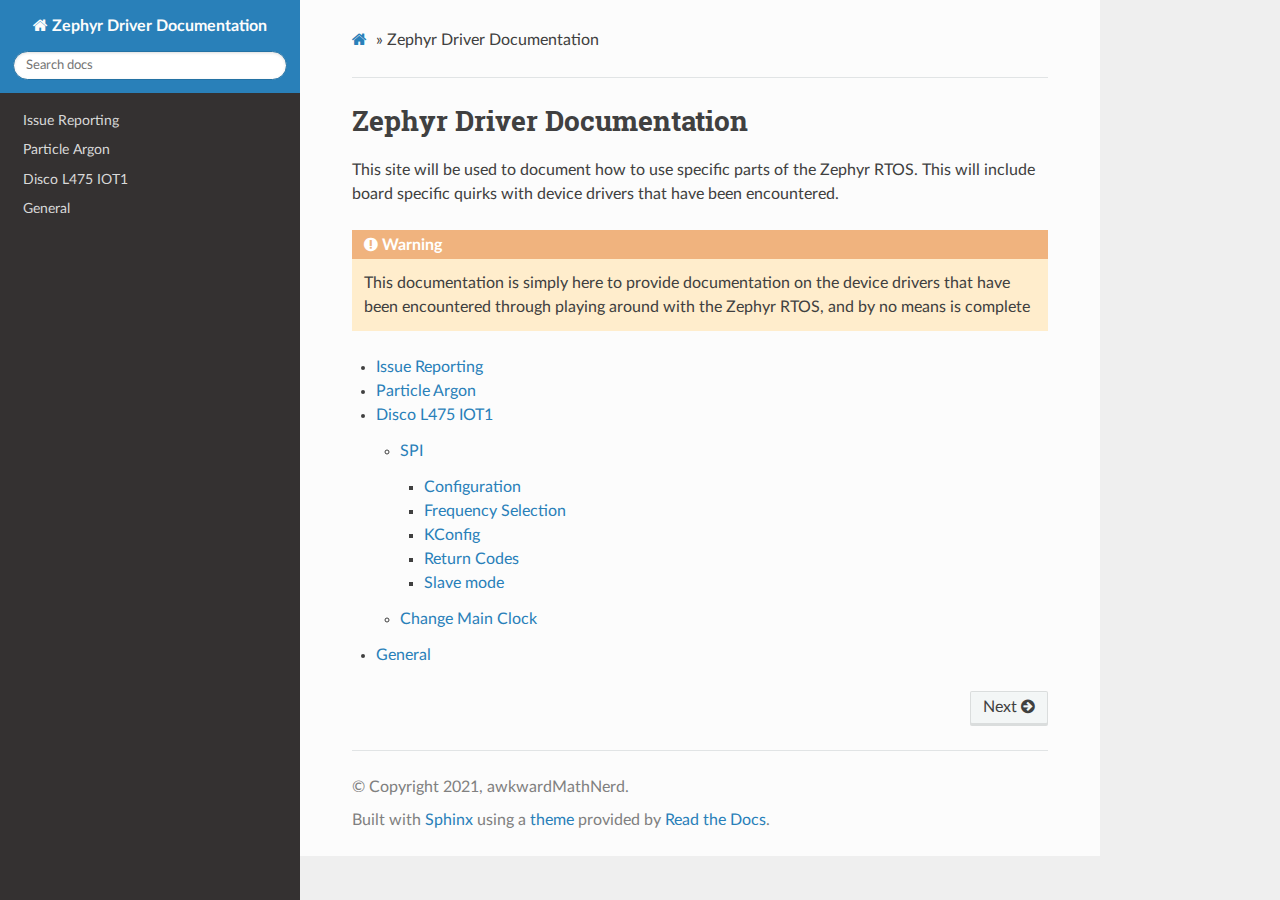
<file: index.html>
<!DOCTYPE html>
<html class="writer-html5" lang="en" >
<head>
  <meta charset="utf-8" />
  
  <meta name="viewport" content="width=device-width, initial-scale=1.0" />
  
  <title>Zephyr Driver Documentation &mdash; Zephyr Driver Documentation 0.0.1 documentation</title>
  

  
  <link rel="stylesheet" href="_static/css/theme.css" type="text/css" />
  <link rel="stylesheet" href="_static/pygments.css" type="text/css" />
  <link rel="stylesheet" href="_static/css/blue_highlight.css" type="text/css" />

  
  

  
  

  

  
  <!--[if lt IE 9]>
    <script src="_static/js/html5shiv.min.js"></script>
  <![endif]-->
  
    
      <script type="text/javascript" id="documentation_options" data-url_root="./" src="_static/documentation_options.js"></script>
        <script src="_static/jquery.js"></script>
        <script src="_static/underscore.js"></script>
        <script src="_static/doctools.js"></script>
    
    <script type="text/javascript" src="_static/js/theme.js"></script>

    
    <link rel="index" title="Index" href="genindex.html" />
    <link rel="search" title="Search" href="search.html" />
    <link rel="next" title="Issue Reporting" href="issues.html" /> 
</head>

<body class="wy-body-for-nav">

   
  <div class="wy-grid-for-nav">
    
    <nav data-toggle="wy-nav-shift" class="wy-nav-side">
      <div class="wy-side-scroll">
        <div class="wy-side-nav-search" >
          

          
            <a href="#" class="icon icon-home"> Zephyr Driver Documentation
          

          
          </a>

          
            
            
          

          
<div role="search">
  <form id="rtd-search-form" class="wy-form" action="search.html" method="get">
    <input type="text" name="q" placeholder="Search docs" />
    <input type="hidden" name="check_keywords" value="yes" />
    <input type="hidden" name="area" value="default" />
  </form>
</div>

          
        </div>

        
        <div class="wy-menu wy-menu-vertical" data-spy="affix" role="navigation" aria-label="main navigation">
          
            
            
              
            
            
              <ul>
<li class="toctree-l1"><a class="reference internal" href="issues.html">Issue Reporting</a></li>
<li class="toctree-l1"><a class="reference internal" href="particle_argon/index.html">Particle Argon</a></li>
<li class="toctree-l1"><a class="reference internal" href="disco_l475_iot1/index.html">Disco L475 IOT1</a></li>
<li class="toctree-l1"><a class="reference internal" href="general/index.html">General</a></li>
</ul>

            
          
        </div>
        
      </div>
    </nav>

    <section data-toggle="wy-nav-shift" class="wy-nav-content-wrap">

      
      <nav class="wy-nav-top" aria-label="top navigation">
        
          <i data-toggle="wy-nav-top" class="fa fa-bars"></i>
          <a href="#">Zephyr Driver Documentation</a>
        
      </nav>


      <div class="wy-nav-content">
        
        <div class="rst-content">
        
          

















<div role="navigation" aria-label="breadcrumbs navigation">

  <ul class="wy-breadcrumbs">
    
      <li><a href="#" class="icon icon-home"></a> &raquo;</li>
        
      <li>Zephyr Driver Documentation</li>
    
    
      <li class="wy-breadcrumbs-aside">
        
          
        
      </li>
    
  </ul>

  
  <hr/>
</div>
          <div role="main" class="document" itemscope="itemscope" itemtype="http://schema.org/Article">
           <div itemprop="articleBody">
            
  <div class="section" id="zephyr-driver-documentation">
<h1>Zephyr Driver Documentation<a class="headerlink" href="#zephyr-driver-documentation" title="Permalink to this headline">¶</a></h1>
<p>This site will be used to document how to use specific parts of the Zephyr RTOS. This will include board specific quirks with device drivers that have been encountered.</p>
<div class="admonition warning">
<p class="admonition-title">Warning</p>
<p>This documentation is simply here to provide documentation
on the device drivers that have been encountered through playing around
with the Zephyr RTOS, and by no means is complete</p>
</div>
<div class="toctree-wrapper compound">
<ul>
<li class="toctree-l1"><a class="reference internal" href="issues.html">Issue Reporting</a></li>
<li class="toctree-l1"><a class="reference internal" href="particle_argon/index.html">Particle Argon</a></li>
<li class="toctree-l1"><a class="reference internal" href="disco_l475_iot1/index.html">Disco L475 IOT1</a><ul>
<li class="toctree-l2"><a class="reference internal" href="disco_l475_iot1/spi/index.html">SPI</a><ul>
<li class="toctree-l3"><a class="reference internal" href="disco_l475_iot1/spi/configuration.html">Configuration</a></li>
<li class="toctree-l3"><a class="reference internal" href="disco_l475_iot1/spi/frequency_selection.html">Frequency Selection</a></li>
<li class="toctree-l3"><a class="reference internal" href="disco_l475_iot1/spi/kconfig.html">KConfig</a></li>
<li class="toctree-l3"><a class="reference internal" href="disco_l475_iot1/spi/return_codes.html">Return Codes</a></li>
<li class="toctree-l3"><a class="reference internal" href="disco_l475_iot1/spi/slave_mode.html">Slave mode</a></li>
</ul>
</li>
<li class="toctree-l2"><a class="reference internal" href="disco_l475_iot1/change_main_clock.html">Change Main Clock</a></li>
</ul>
</li>
<li class="toctree-l1"><a class="reference internal" href="general/index.html">General</a></li>
</ul>
</div>
</div>


           </div>
           
          </div>
          <footer>
    <div class="rst-footer-buttons" role="navigation" aria-label="footer navigation">
        <a href="issues.html" class="btn btn-neutral float-right" title="Issue Reporting" accesskey="n" rel="next">Next <span class="fa fa-arrow-circle-right" aria-hidden="true"></span></a>
    </div>

  <hr/>

  <div role="contentinfo">
    <p>
        &#169; Copyright 2021, awkwardMathNerd.

    </p>
  </div>
    
    
    
    Built with <a href="https://www.sphinx-doc.org/">Sphinx</a> using a
    
    <a href="https://github.com/readthedocs/sphinx_rtd_theme">theme</a>
    
    provided by <a href="https://readthedocs.org">Read the Docs</a>. 

</footer>
        </div>
      </div>

    </section>

  </div>
  

  <script type="text/javascript">
      jQuery(function () {
          SphinxRtdTheme.Navigation.enable(true);
      });
  </script>

  
  
    
   

</body>
</html>
</file>
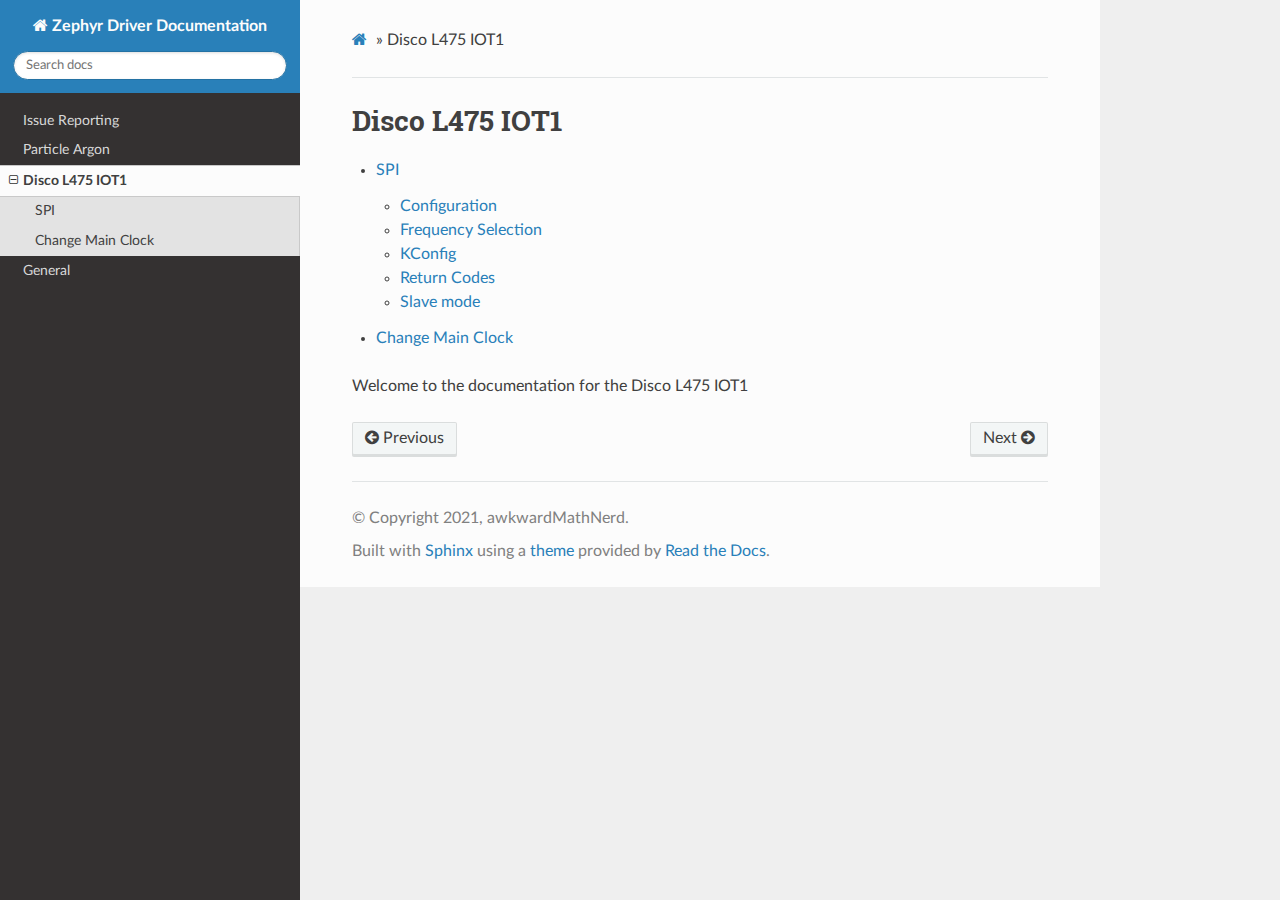
<file: disco_l475_iot1/index.html>
<!DOCTYPE html>
<html class="writer-html5" lang="en" >
<head>
  <meta charset="utf-8" />
  
  <meta name="viewport" content="width=device-width, initial-scale=1.0" />
  
  <title>Disco L475 IOT1 &mdash; Zephyr Driver Documentation 0.0.1 documentation</title>
  

  
  <link rel="stylesheet" href="../_static/css/theme.css" type="text/css" />
  <link rel="stylesheet" href="../_static/pygments.css" type="text/css" />
  <link rel="stylesheet" href="../_static/css/blue_highlight.css" type="text/css" />

  
  

  
  

  

  
  <!--[if lt IE 9]>
    <script src="../_static/js/html5shiv.min.js"></script>
  <![endif]-->
  
    
      <script type="text/javascript" id="documentation_options" data-url_root="../" src="../_static/documentation_options.js"></script>
        <script src="../_static/jquery.js"></script>
        <script src="../_static/underscore.js"></script>
        <script src="../_static/doctools.js"></script>
    
    <script type="text/javascript" src="../_static/js/theme.js"></script>

    
    <link rel="index" title="Index" href="../genindex.html" />
    <link rel="search" title="Search" href="../search.html" />
    <link rel="next" title="SPI" href="spi/index.html" />
    <link rel="prev" title="Particle Argon" href="../particle_argon/index.html" /> 
</head>

<body class="wy-body-for-nav">

   
  <div class="wy-grid-for-nav">
    
    <nav data-toggle="wy-nav-shift" class="wy-nav-side">
      <div class="wy-side-scroll">
        <div class="wy-side-nav-search" >
          

          
            <a href="../index.html" class="icon icon-home"> Zephyr Driver Documentation
          

          
          </a>

          
            
            
          

          
<div role="search">
  <form id="rtd-search-form" class="wy-form" action="../search.html" method="get">
    <input type="text" name="q" placeholder="Search docs" />
    <input type="hidden" name="check_keywords" value="yes" />
    <input type="hidden" name="area" value="default" />
  </form>
</div>

          
        </div>

        
        <div class="wy-menu wy-menu-vertical" data-spy="affix" role="navigation" aria-label="main navigation">
          
            
            
              
            
            
              <ul class="current">
<li class="toctree-l1"><a class="reference internal" href="../issues.html">Issue Reporting</a></li>
<li class="toctree-l1"><a class="reference internal" href="../particle_argon/index.html">Particle Argon</a></li>
<li class="toctree-l1 current"><a class="current reference internal" href="#">Disco L475 IOT1</a><ul>
<li class="toctree-l2"><a class="reference internal" href="spi/index.html">SPI</a></li>
<li class="toctree-l2"><a class="reference internal" href="change_main_clock.html">Change Main Clock</a></li>
</ul>
</li>
<li class="toctree-l1"><a class="reference internal" href="../general/index.html">General</a></li>
</ul>

            
          
        </div>
        
      </div>
    </nav>

    <section data-toggle="wy-nav-shift" class="wy-nav-content-wrap">

      
      <nav class="wy-nav-top" aria-label="top navigation">
        
          <i data-toggle="wy-nav-top" class="fa fa-bars"></i>
          <a href="../index.html">Zephyr Driver Documentation</a>
        
      </nav>


      <div class="wy-nav-content">
        
        <div class="rst-content">
        
          

















<div role="navigation" aria-label="breadcrumbs navigation">

  <ul class="wy-breadcrumbs">
    
      <li><a href="../index.html" class="icon icon-home"></a> &raquo;</li>
        
      <li>Disco L475 IOT1</li>
    
    
      <li class="wy-breadcrumbs-aside">
        
          
        
      </li>
    
  </ul>

  
  <hr/>
</div>
          <div role="main" class="document" itemscope="itemscope" itemtype="http://schema.org/Article">
           <div itemprop="articleBody">
            
  <div class="section" id="disco-l475-iot1">
<h1>Disco L475 IOT1<a class="headerlink" href="#disco-l475-iot1" title="Permalink to this headline">¶</a></h1>
<div class="toctree-wrapper compound">
<ul>
<li class="toctree-l1"><a class="reference internal" href="spi/index.html">SPI</a><ul>
<li class="toctree-l2"><a class="reference internal" href="spi/configuration.html">Configuration</a></li>
<li class="toctree-l2"><a class="reference internal" href="spi/frequency_selection.html">Frequency Selection</a></li>
<li class="toctree-l2"><a class="reference internal" href="spi/kconfig.html">KConfig</a></li>
<li class="toctree-l2"><a class="reference internal" href="spi/return_codes.html">Return Codes</a></li>
<li class="toctree-l2"><a class="reference internal" href="spi/slave_mode.html">Slave mode</a></li>
</ul>
</li>
<li class="toctree-l1"><a class="reference internal" href="change_main_clock.html">Change Main Clock</a></li>
</ul>
</div>
<p>Welcome to the documentation for the Disco L475 IOT1</p>
</div>


           </div>
           
          </div>
          <footer>
    <div class="rst-footer-buttons" role="navigation" aria-label="footer navigation">
        <a href="spi/index.html" class="btn btn-neutral float-right" title="SPI" accesskey="n" rel="next">Next <span class="fa fa-arrow-circle-right" aria-hidden="true"></span></a>
        <a href="../particle_argon/index.html" class="btn btn-neutral float-left" title="Particle Argon" accesskey="p" rel="prev"><span class="fa fa-arrow-circle-left" aria-hidden="true"></span> Previous</a>
    </div>

  <hr/>

  <div role="contentinfo">
    <p>
        &#169; Copyright 2021, awkwardMathNerd.

    </p>
  </div>
    
    
    
    Built with <a href="https://www.sphinx-doc.org/">Sphinx</a> using a
    
    <a href="https://github.com/readthedocs/sphinx_rtd_theme">theme</a>
    
    provided by <a href="https://readthedocs.org">Read the Docs</a>. 

</footer>
        </div>
      </div>

    </section>

  </div>
  

  <script type="text/javascript">
      jQuery(function () {
          SphinxRtdTheme.Navigation.enable(true);
      });
  </script>

  
  
    
   

</body>
</html>
</file>
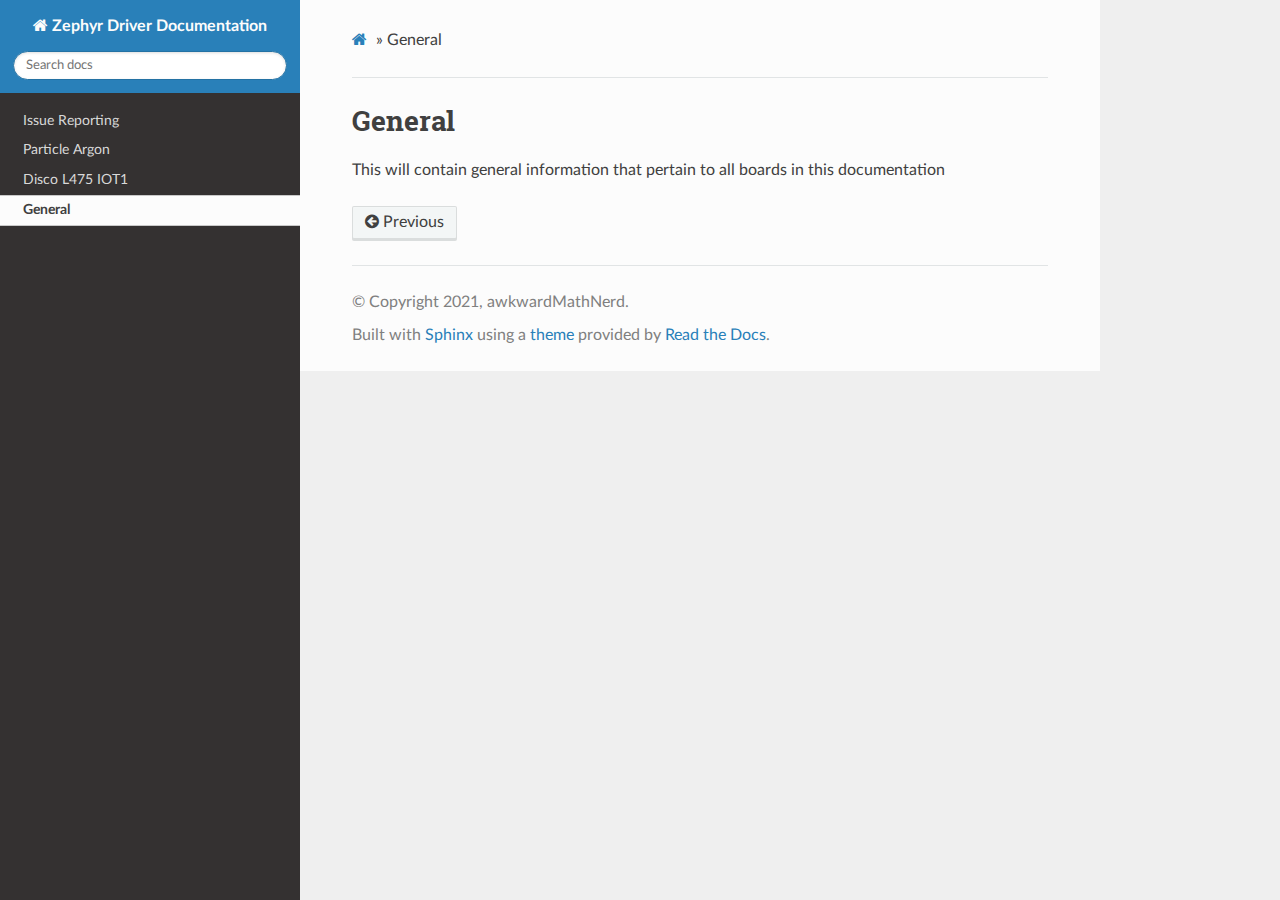
<file: general/index.html>
<!DOCTYPE html>
<html class="writer-html5" lang="en" >
<head>
  <meta charset="utf-8" />
  
  <meta name="viewport" content="width=device-width, initial-scale=1.0" />
  
  <title>General &mdash; Zephyr Driver Documentation 0.0.1 documentation</title>
  

  
  <link rel="stylesheet" href="../_static/css/theme.css" type="text/css" />
  <link rel="stylesheet" href="../_static/pygments.css" type="text/css" />
  <link rel="stylesheet" href="../_static/css/blue_highlight.css" type="text/css" />

  
  

  
  

  

  
  <!--[if lt IE 9]>
    <script src="../_static/js/html5shiv.min.js"></script>
  <![endif]-->
  
    
      <script type="text/javascript" id="documentation_options" data-url_root="../" src="../_static/documentation_options.js"></script>
        <script src="../_static/jquery.js"></script>
        <script src="../_static/underscore.js"></script>
        <script src="../_static/doctools.js"></script>
    
    <script type="text/javascript" src="../_static/js/theme.js"></script>

    
    <link rel="index" title="Index" href="../genindex.html" />
    <link rel="search" title="Search" href="../search.html" />
    <link rel="prev" title="Change Main Clock" href="../disco_l475_iot1/change_main_clock.html" /> 
</head>

<body class="wy-body-for-nav">

   
  <div class="wy-grid-for-nav">
    
    <nav data-toggle="wy-nav-shift" class="wy-nav-side">
      <div class="wy-side-scroll">
        <div class="wy-side-nav-search" >
          

          
            <a href="../index.html" class="icon icon-home"> Zephyr Driver Documentation
          

          
          </a>

          
            
            
          

          
<div role="search">
  <form id="rtd-search-form" class="wy-form" action="../search.html" method="get">
    <input type="text" name="q" placeholder="Search docs" />
    <input type="hidden" name="check_keywords" value="yes" />
    <input type="hidden" name="area" value="default" />
  </form>
</div>

          
        </div>

        
        <div class="wy-menu wy-menu-vertical" data-spy="affix" role="navigation" aria-label="main navigation">
          
            
            
              
            
            
              <ul class="current">
<li class="toctree-l1"><a class="reference internal" href="../issues.html">Issue Reporting</a></li>
<li class="toctree-l1"><a class="reference internal" href="../particle_argon/index.html">Particle Argon</a></li>
<li class="toctree-l1"><a class="reference internal" href="../disco_l475_iot1/index.html">Disco L475 IOT1</a></li>
<li class="toctree-l1 current"><a class="current reference internal" href="#">General</a><ul class="simple">
</ul>
</li>
</ul>

            
          
        </div>
        
      </div>
    </nav>

    <section data-toggle="wy-nav-shift" class="wy-nav-content-wrap">

      
      <nav class="wy-nav-top" aria-label="top navigation">
        
          <i data-toggle="wy-nav-top" class="fa fa-bars"></i>
          <a href="../index.html">Zephyr Driver Documentation</a>
        
      </nav>


      <div class="wy-nav-content">
        
        <div class="rst-content">
        
          

















<div role="navigation" aria-label="breadcrumbs navigation">

  <ul class="wy-breadcrumbs">
    
      <li><a href="../index.html" class="icon icon-home"></a> &raquo;</li>
        
      <li>General</li>
    
    
      <li class="wy-breadcrumbs-aside">
        
          
        
      </li>
    
  </ul>

  
  <hr/>
</div>
          <div role="main" class="document" itemscope="itemscope" itemtype="http://schema.org/Article">
           <div itemprop="articleBody">
            
  <div class="section" id="general">
<h1>General<a class="headerlink" href="#general" title="Permalink to this headline">¶</a></h1>
<div class="toctree-wrapper compound">
</div>
<p>This will contain general information that pertain to all boards in this documentation</p>
</div>


           </div>
           
          </div>
          <footer>
    <div class="rst-footer-buttons" role="navigation" aria-label="footer navigation">
        <a href="../disco_l475_iot1/change_main_clock.html" class="btn btn-neutral float-left" title="Change Main Clock" accesskey="p" rel="prev"><span class="fa fa-arrow-circle-left" aria-hidden="true"></span> Previous</a>
    </div>

  <hr/>

  <div role="contentinfo">
    <p>
        &#169; Copyright 2021, awkwardMathNerd.

    </p>
  </div>
    
    
    
    Built with <a href="https://www.sphinx-doc.org/">Sphinx</a> using a
    
    <a href="https://github.com/readthedocs/sphinx_rtd_theme">theme</a>
    
    provided by <a href="https://readthedocs.org">Read the Docs</a>. 

</footer>
        </div>
      </div>

    </section>

  </div>
  

  <script type="text/javascript">
      jQuery(function () {
          SphinxRtdTheme.Navigation.enable(true);
      });
  </script>

  
  
    
   

</body>
</html>
</file>
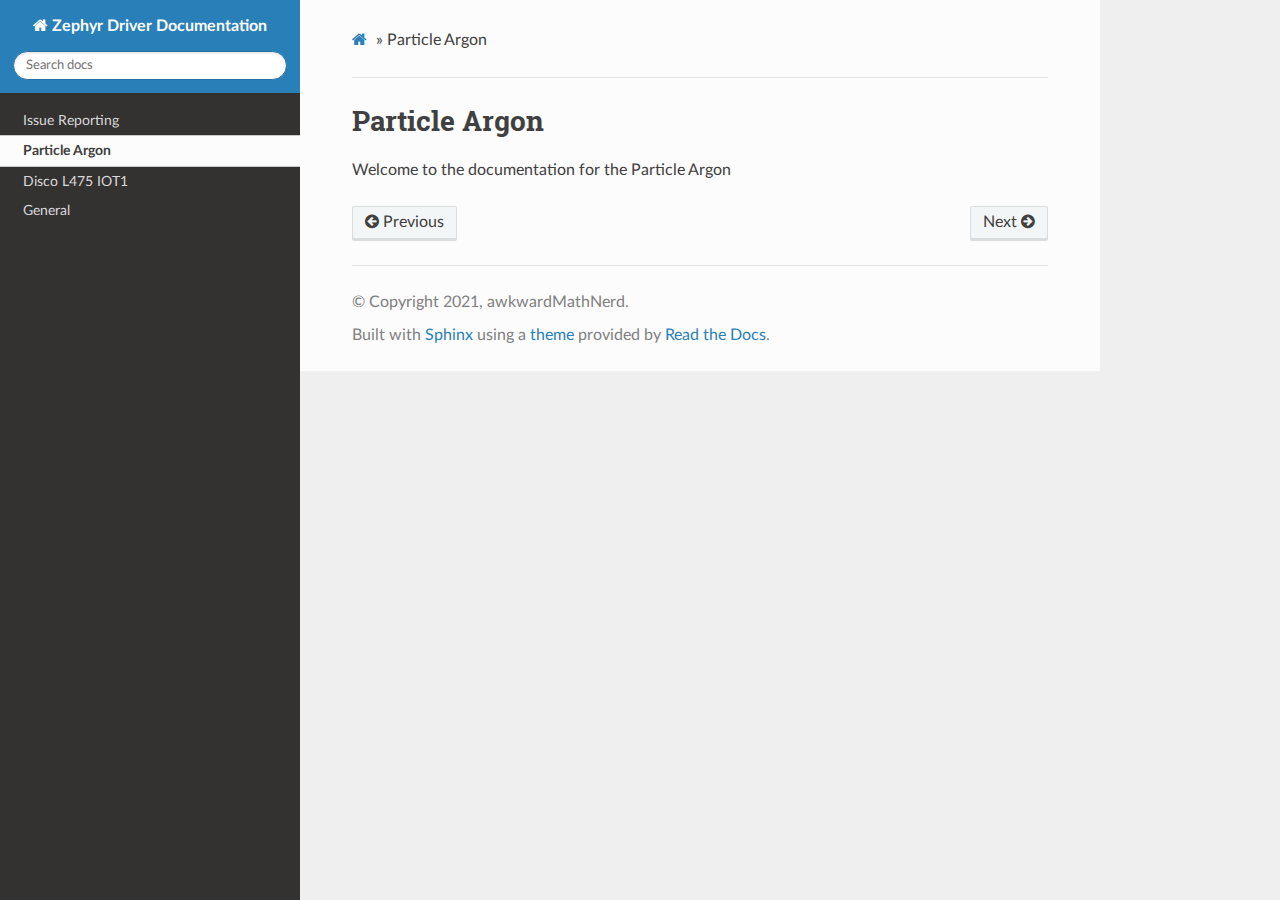
<file: particle_argon/index.html>
<!DOCTYPE html>
<html class="writer-html5" lang="en" >
<head>
  <meta charset="utf-8" />
  
  <meta name="viewport" content="width=device-width, initial-scale=1.0" />
  
  <title>Particle Argon &mdash; Zephyr Driver Documentation 0.0.1 documentation</title>
  

  
  <link rel="stylesheet" href="../_static/css/theme.css" type="text/css" />
  <link rel="stylesheet" href="../_static/pygments.css" type="text/css" />
  <link rel="stylesheet" href="../_static/css/blue_highlight.css" type="text/css" />

  
  

  
  

  

  
  <!--[if lt IE 9]>
    <script src="../_static/js/html5shiv.min.js"></script>
  <![endif]-->
  
    
      <script type="text/javascript" id="documentation_options" data-url_root="../" src="../_static/documentation_options.js"></script>
        <script src="../_static/jquery.js"></script>
        <script src="../_static/underscore.js"></script>
        <script src="../_static/doctools.js"></script>
    
    <script type="text/javascript" src="../_static/js/theme.js"></script>

    
    <link rel="index" title="Index" href="../genindex.html" />
    <link rel="search" title="Search" href="../search.html" />
    <link rel="next" title="Disco L475 IOT1" href="../disco_l475_iot1/index.html" />
    <link rel="prev" title="Issue Reporting" href="../issues.html" /> 
</head>

<body class="wy-body-for-nav">

   
  <div class="wy-grid-for-nav">
    
    <nav data-toggle="wy-nav-shift" class="wy-nav-side">
      <div class="wy-side-scroll">
        <div class="wy-side-nav-search" >
          

          
            <a href="../index.html" class="icon icon-home"> Zephyr Driver Documentation
          

          
          </a>

          
            
            
          

          
<div role="search">
  <form id="rtd-search-form" class="wy-form" action="../search.html" method="get">
    <input type="text" name="q" placeholder="Search docs" />
    <input type="hidden" name="check_keywords" value="yes" />
    <input type="hidden" name="area" value="default" />
  </form>
</div>

          
        </div>

        
        <div class="wy-menu wy-menu-vertical" data-spy="affix" role="navigation" aria-label="main navigation">
          
            
            
              
            
            
              <ul class="current">
<li class="toctree-l1"><a class="reference internal" href="../issues.html">Issue Reporting</a></li>
<li class="toctree-l1 current"><a class="current reference internal" href="#">Particle Argon</a><ul class="simple">
</ul>
</li>
<li class="toctree-l1"><a class="reference internal" href="../disco_l475_iot1/index.html">Disco L475 IOT1</a></li>
<li class="toctree-l1"><a class="reference internal" href="../general/index.html">General</a></li>
</ul>

            
          
        </div>
        
      </div>
    </nav>

    <section data-toggle="wy-nav-shift" class="wy-nav-content-wrap">

      
      <nav class="wy-nav-top" aria-label="top navigation">
        
          <i data-toggle="wy-nav-top" class="fa fa-bars"></i>
          <a href="../index.html">Zephyr Driver Documentation</a>
        
      </nav>


      <div class="wy-nav-content">
        
        <div class="rst-content">
        
          

















<div role="navigation" aria-label="breadcrumbs navigation">

  <ul class="wy-breadcrumbs">
    
      <li><a href="../index.html" class="icon icon-home"></a> &raquo;</li>
        
      <li>Particle Argon</li>
    
    
      <li class="wy-breadcrumbs-aside">
        
          
        
      </li>
    
  </ul>

  
  <hr/>
</div>
          <div role="main" class="document" itemscope="itemscope" itemtype="http://schema.org/Article">
           <div itemprop="articleBody">
            
  <div class="section" id="particle-argon">
<h1>Particle Argon<a class="headerlink" href="#particle-argon" title="Permalink to this headline">¶</a></h1>
<div class="toctree-wrapper compound">
</div>
<p>Welcome to the documentation for the Particle Argon</p>
</div>


           </div>
           
          </div>
          <footer>
    <div class="rst-footer-buttons" role="navigation" aria-label="footer navigation">
        <a href="../disco_l475_iot1/index.html" class="btn btn-neutral float-right" title="Disco L475 IOT1" accesskey="n" rel="next">Next <span class="fa fa-arrow-circle-right" aria-hidden="true"></span></a>
        <a href="../issues.html" class="btn btn-neutral float-left" title="Issue Reporting" accesskey="p" rel="prev"><span class="fa fa-arrow-circle-left" aria-hidden="true"></span> Previous</a>
    </div>

  <hr/>

  <div role="contentinfo">
    <p>
        &#169; Copyright 2021, awkwardMathNerd.

    </p>
  </div>
    
    
    
    Built with <a href="https://www.sphinx-doc.org/">Sphinx</a> using a
    
    <a href="https://github.com/readthedocs/sphinx_rtd_theme">theme</a>
    
    provided by <a href="https://readthedocs.org">Read the Docs</a>. 

</footer>
        </div>
      </div>

    </section>

  </div>
  

  <script type="text/javascript">
      jQuery(function () {
          SphinxRtdTheme.Navigation.enable(true);
      });
  </script>

  
  
    
   

</body>
</html>
</file>
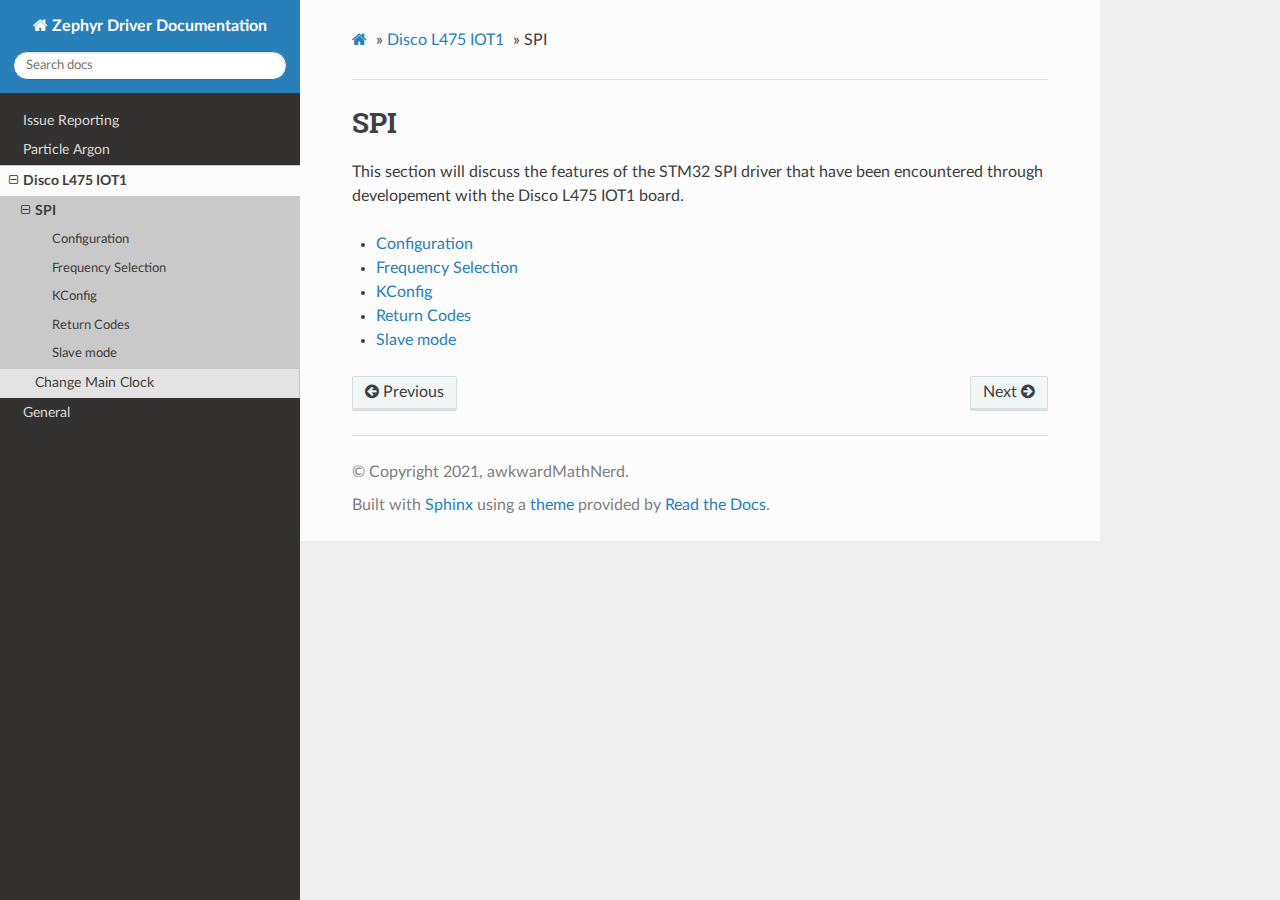
<file: disco_l475_iot1/spi/index.html>
<!DOCTYPE html>
<html class="writer-html5" lang="en" >
<head>
  <meta charset="utf-8" />
  
  <meta name="viewport" content="width=device-width, initial-scale=1.0" />
  
  <title>SPI &mdash; Zephyr Driver Documentation 0.0.1 documentation</title>
  

  
  <link rel="stylesheet" href="../../_static/css/theme.css" type="text/css" />
  <link rel="stylesheet" href="../../_static/pygments.css" type="text/css" />
  <link rel="stylesheet" href="../../_static/css/blue_highlight.css" type="text/css" />

  
  

  
  

  

  
  <!--[if lt IE 9]>
    <script src="../../_static/js/html5shiv.min.js"></script>
  <![endif]-->
  
    
      <script type="text/javascript" id="documentation_options" data-url_root="../../" src="../../_static/documentation_options.js"></script>
        <script src="../../_static/jquery.js"></script>
        <script src="../../_static/underscore.js"></script>
        <script src="../../_static/doctools.js"></script>
    
    <script type="text/javascript" src="../../_static/js/theme.js"></script>

    
    <link rel="index" title="Index" href="../../genindex.html" />
    <link rel="search" title="Search" href="../../search.html" />
    <link rel="next" title="Configuration" href="configuration.html" />
    <link rel="prev" title="Disco L475 IOT1" href="../index.html" /> 
</head>

<body class="wy-body-for-nav">

   
  <div class="wy-grid-for-nav">
    
    <nav data-toggle="wy-nav-shift" class="wy-nav-side">
      <div class="wy-side-scroll">
        <div class="wy-side-nav-search" >
          

          
            <a href="../../index.html" class="icon icon-home"> Zephyr Driver Documentation
          

          
          </a>

          
            
            
          

          
<div role="search">
  <form id="rtd-search-form" class="wy-form" action="../../search.html" method="get">
    <input type="text" name="q" placeholder="Search docs" />
    <input type="hidden" name="check_keywords" value="yes" />
    <input type="hidden" name="area" value="default" />
  </form>
</div>

          
        </div>

        
        <div class="wy-menu wy-menu-vertical" data-spy="affix" role="navigation" aria-label="main navigation">
          
            
            
              
            
            
              <ul class="current">
<li class="toctree-l1"><a class="reference internal" href="../../issues.html">Issue Reporting</a></li>
<li class="toctree-l1"><a class="reference internal" href="../../particle_argon/index.html">Particle Argon</a></li>
<li class="toctree-l1 current"><a class="reference internal" href="../index.html">Disco L475 IOT1</a><ul class="current">
<li class="toctree-l2 current"><a class="current reference internal" href="#">SPI</a><ul>
<li class="toctree-l3"><a class="reference internal" href="configuration.html">Configuration</a></li>
<li class="toctree-l3"><a class="reference internal" href="frequency_selection.html">Frequency Selection</a></li>
<li class="toctree-l3"><a class="reference internal" href="kconfig.html">KConfig</a></li>
<li class="toctree-l3"><a class="reference internal" href="return_codes.html">Return Codes</a></li>
<li class="toctree-l3"><a class="reference internal" href="slave_mode.html">Slave mode</a></li>
</ul>
</li>
<li class="toctree-l2"><a class="reference internal" href="../change_main_clock.html">Change Main Clock</a></li>
</ul>
</li>
<li class="toctree-l1"><a class="reference internal" href="../../general/index.html">General</a></li>
</ul>

            
          
        </div>
        
      </div>
    </nav>

    <section data-toggle="wy-nav-shift" class="wy-nav-content-wrap">

      
      <nav class="wy-nav-top" aria-label="top navigation">
        
          <i data-toggle="wy-nav-top" class="fa fa-bars"></i>
          <a href="../../index.html">Zephyr Driver Documentation</a>
        
      </nav>


      <div class="wy-nav-content">
        
        <div class="rst-content">
        
          

















<div role="navigation" aria-label="breadcrumbs navigation">

  <ul class="wy-breadcrumbs">
    
      <li><a href="../../index.html" class="icon icon-home"></a> &raquo;</li>
        
          <li><a href="../index.html">Disco L475 IOT1</a> &raquo;</li>
        
      <li>SPI</li>
    
    
      <li class="wy-breadcrumbs-aside">
        
          
        
      </li>
    
  </ul>

  
  <hr/>
</div>
          <div role="main" class="document" itemscope="itemscope" itemtype="http://schema.org/Article">
           <div itemprop="articleBody">
            
  <div class="section" id="spi">
<h1>SPI<a class="headerlink" href="#spi" title="Permalink to this headline">¶</a></h1>
<p>This section will discuss the features of the STM32 SPI driver that have been encountered through developement with the Disco L475 IOT1 board.</p>
<div class="toctree-wrapper compound">
<ul>
<li class="toctree-l1"><a class="reference internal" href="configuration.html">Configuration</a></li>
<li class="toctree-l1"><a class="reference internal" href="frequency_selection.html">Frequency Selection</a></li>
<li class="toctree-l1"><a class="reference internal" href="kconfig.html">KConfig</a></li>
<li class="toctree-l1"><a class="reference internal" href="return_codes.html">Return Codes</a></li>
<li class="toctree-l1"><a class="reference internal" href="slave_mode.html">Slave mode</a></li>
</ul>
</div>
</div>


           </div>
           
          </div>
          <footer>
    <div class="rst-footer-buttons" role="navigation" aria-label="footer navigation">
        <a href="configuration.html" class="btn btn-neutral float-right" title="Configuration" accesskey="n" rel="next">Next <span class="fa fa-arrow-circle-right" aria-hidden="true"></span></a>
        <a href="../index.html" class="btn btn-neutral float-left" title="Disco L475 IOT1" accesskey="p" rel="prev"><span class="fa fa-arrow-circle-left" aria-hidden="true"></span> Previous</a>
    </div>

  <hr/>

  <div role="contentinfo">
    <p>
        &#169; Copyright 2021, awkwardMathNerd.

    </p>
  </div>
    
    
    
    Built with <a href="https://www.sphinx-doc.org/">Sphinx</a> using a
    
    <a href="https://github.com/readthedocs/sphinx_rtd_theme">theme</a>
    
    provided by <a href="https://readthedocs.org">Read the Docs</a>. 

</footer>
        </div>
      </div>

    </section>

  </div>
  

  <script type="text/javascript">
      jQuery(function () {
          SphinxRtdTheme.Navigation.enable(true);
      });
  </script>

  
  
    
   

</body>
</html>
</file>
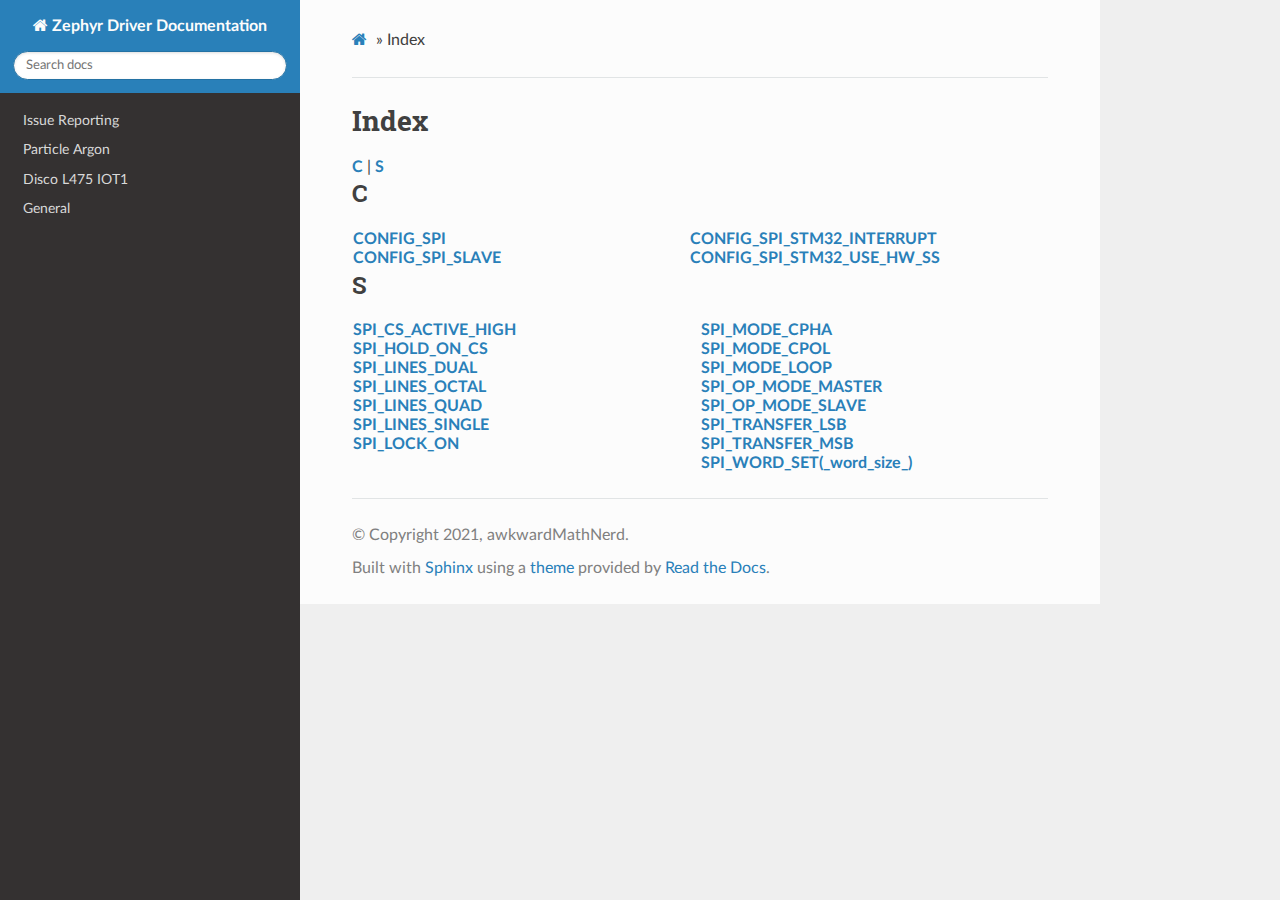
<file: genindex.html>
<!DOCTYPE html>
<html class="writer-html5" lang="en" >
<head>
  <meta charset="utf-8" />
  
  <meta name="viewport" content="width=device-width, initial-scale=1.0" />
  
  <title>Index &mdash; Zephyr Driver Documentation 0.0.1 documentation</title>
  

  
  <link rel="stylesheet" href="_static/css/theme.css" type="text/css" />
  <link rel="stylesheet" href="_static/pygments.css" type="text/css" />
  <link rel="stylesheet" href="_static/css/blue_highlight.css" type="text/css" />

  
  

  
  

  

  
  <!--[if lt IE 9]>
    <script src="_static/js/html5shiv.min.js"></script>
  <![endif]-->
  
    
      <script type="text/javascript" id="documentation_options" data-url_root="./" src="_static/documentation_options.js"></script>
        <script src="_static/jquery.js"></script>
        <script src="_static/underscore.js"></script>
        <script src="_static/doctools.js"></script>
    
    <script type="text/javascript" src="_static/js/theme.js"></script>

    
    <link rel="index" title="Index" href="#" />
    <link rel="search" title="Search" href="search.html" /> 
</head>

<body class="wy-body-for-nav">

   
  <div class="wy-grid-for-nav">
    
    <nav data-toggle="wy-nav-shift" class="wy-nav-side">
      <div class="wy-side-scroll">
        <div class="wy-side-nav-search" >
          

          
            <a href="index.html" class="icon icon-home"> Zephyr Driver Documentation
          

          
          </a>

          
            
            
          

          
<div role="search">
  <form id="rtd-search-form" class="wy-form" action="search.html" method="get">
    <input type="text" name="q" placeholder="Search docs" />
    <input type="hidden" name="check_keywords" value="yes" />
    <input type="hidden" name="area" value="default" />
  </form>
</div>

          
        </div>

        
        <div class="wy-menu wy-menu-vertical" data-spy="affix" role="navigation" aria-label="main navigation">
          
            
            
              
            
            
              <ul>
<li class="toctree-l1"><a class="reference internal" href="issues.html">Issue Reporting</a></li>
<li class="toctree-l1"><a class="reference internal" href="particle_argon/index.html">Particle Argon</a></li>
<li class="toctree-l1"><a class="reference internal" href="disco_l475_iot1/index.html">Disco L475 IOT1</a></li>
<li class="toctree-l1"><a class="reference internal" href="general/index.html">General</a></li>
</ul>

            
          
        </div>
        
      </div>
    </nav>

    <section data-toggle="wy-nav-shift" class="wy-nav-content-wrap">

      
      <nav class="wy-nav-top" aria-label="top navigation">
        
          <i data-toggle="wy-nav-top" class="fa fa-bars"></i>
          <a href="index.html">Zephyr Driver Documentation</a>
        
      </nav>


      <div class="wy-nav-content">
        
        <div class="rst-content">
        
          

















<div role="navigation" aria-label="breadcrumbs navigation">

  <ul class="wy-breadcrumbs">
    
      <li><a href="index.html" class="icon icon-home"></a> &raquo;</li>
        
      <li>Index</li>
    
    
      <li class="wy-breadcrumbs-aside">
        
          
        
      </li>
    
  </ul>

  
  <hr/>
</div>
          <div role="main" class="document" itemscope="itemscope" itemtype="http://schema.org/Article">
           <div itemprop="articleBody">
            

<h1 id="index">Index</h1>

<div class="genindex-jumpbox">
 <a href="#C"><strong>C</strong></a>
 | <a href="#S"><strong>S</strong></a>
 
</div>
<h2 id="C">C</h2>
<table style="width: 100%" class="indextable genindextable"><tr>
  <td style="width: 33%; vertical-align: top;"><ul>
      <li><a href="disco_l475_iot1/spi/kconfig.html#term-CONFIG_SPI"><strong>CONFIG_SPI</strong></a>
</li>
      <li><a href="disco_l475_iot1/spi/kconfig.html#term-CONFIG_SPI_SLAVE"><strong>CONFIG_SPI_SLAVE</strong></a>
</li>
  </ul></td>
  <td style="width: 33%; vertical-align: top;"><ul>
      <li><a href="disco_l475_iot1/spi/kconfig.html#term-CONFIG_SPI_STM32_INTERRUPT"><strong>CONFIG_SPI_STM32_INTERRUPT</strong></a>
</li>
      <li><a href="disco_l475_iot1/spi/kconfig.html#term-CONFIG_SPI_STM32_USE_HW_SS"><strong>CONFIG_SPI_STM32_USE_HW_SS</strong></a>
</li>
  </ul></td>
</tr></table>

<h2 id="S">S</h2>
<table style="width: 100%" class="indextable genindextable"><tr>
  <td style="width: 33%; vertical-align: top;"><ul>
      <li><a href="disco_l475_iot1/spi/configuration.html#term-SPI_CS_ACTIVE_HIGH"><strong>SPI_CS_ACTIVE_HIGH</strong></a>
</li>
      <li><a href="disco_l475_iot1/spi/configuration.html#term-SPI_HOLD_ON_CS"><strong>SPI_HOLD_ON_CS</strong></a>
</li>
      <li><a href="disco_l475_iot1/spi/configuration.html#term-SPI_LINES_DUAL"><strong>SPI_LINES_DUAL</strong></a>
</li>
      <li><a href="disco_l475_iot1/spi/configuration.html#term-SPI_LINES_OCTAL"><strong>SPI_LINES_OCTAL</strong></a>
</li>
      <li><a href="disco_l475_iot1/spi/configuration.html#term-SPI_LINES_QUAD"><strong>SPI_LINES_QUAD</strong></a>
</li>
      <li><a href="disco_l475_iot1/spi/configuration.html#term-SPI_LINES_SINGLE"><strong>SPI_LINES_SINGLE</strong></a>
</li>
      <li><a href="disco_l475_iot1/spi/configuration.html#term-SPI_LOCK_ON"><strong>SPI_LOCK_ON</strong></a>
</li>
  </ul></td>
  <td style="width: 33%; vertical-align: top;"><ul>
      <li><a href="disco_l475_iot1/spi/configuration.html#term-SPI_MODE_CPHA"><strong>SPI_MODE_CPHA</strong></a>
</li>
      <li><a href="disco_l475_iot1/spi/configuration.html#term-SPI_MODE_CPOL"><strong>SPI_MODE_CPOL</strong></a>
</li>
      <li><a href="disco_l475_iot1/spi/configuration.html#term-SPI_MODE_LOOP"><strong>SPI_MODE_LOOP</strong></a>
</li>
      <li><a href="disco_l475_iot1/spi/configuration.html#term-SPI_OP_MODE_MASTER"><strong>SPI_OP_MODE_MASTER</strong></a>
</li>
      <li><a href="disco_l475_iot1/spi/configuration.html#term-SPI_OP_MODE_SLAVE"><strong>SPI_OP_MODE_SLAVE</strong></a>
</li>
      <li><a href="disco_l475_iot1/spi/configuration.html#term-SPI_TRANSFER_LSB"><strong>SPI_TRANSFER_LSB</strong></a>
</li>
      <li><a href="disco_l475_iot1/spi/configuration.html#term-SPI_TRANSFER_MSB"><strong>SPI_TRANSFER_MSB</strong></a>
</li>
      <li><a href="disco_l475_iot1/spi/configuration.html#term-SPI_WORD_SET-_word_size_"><strong>SPI_WORD_SET(_word_size_)</strong></a>
</li>
  </ul></td>
</tr></table>



           </div>
           
          </div>
          <footer>

  <hr/>

  <div role="contentinfo">
    <p>
        &#169; Copyright 2021, awkwardMathNerd.

    </p>
  </div>
    
    
    
    Built with <a href="https://www.sphinx-doc.org/">Sphinx</a> using a
    
    <a href="https://github.com/readthedocs/sphinx_rtd_theme">theme</a>
    
    provided by <a href="https://readthedocs.org">Read the Docs</a>. 

</footer>
        </div>
      </div>

    </section>

  </div>
  

  <script type="text/javascript">
      jQuery(function () {
          SphinxRtdTheme.Navigation.enable(true);
      });
  </script>

  
  
    
   

</body>
</html>
</file>
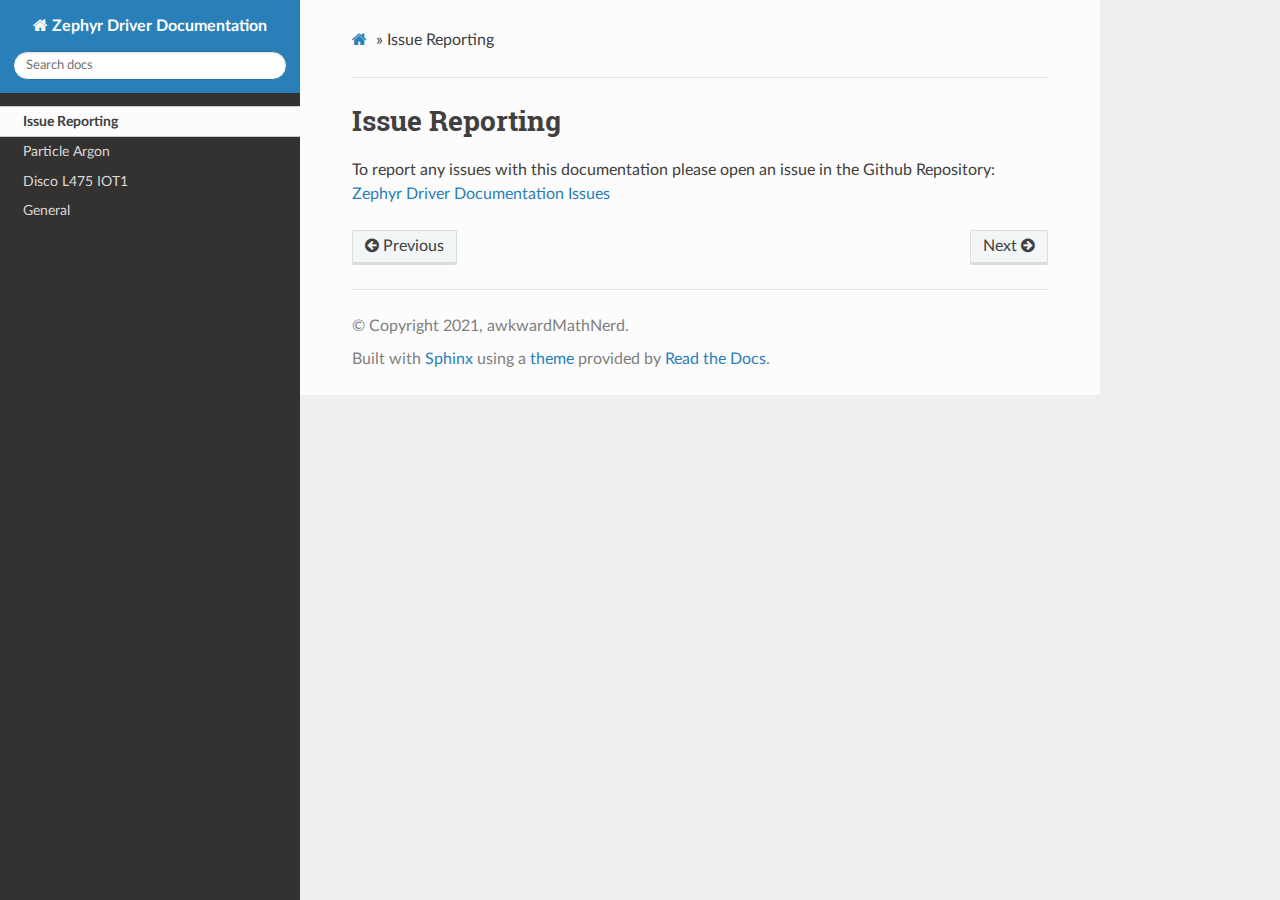
<file: issues.html>
<!DOCTYPE html>
<html class="writer-html5" lang="en" >
<head>
  <meta charset="utf-8" />
  
  <meta name="viewport" content="width=device-width, initial-scale=1.0" />
  
  <title>Issue Reporting &mdash; Zephyr Driver Documentation 0.0.1 documentation</title>
  

  
  <link rel="stylesheet" href="_static/css/theme.css" type="text/css" />
  <link rel="stylesheet" href="_static/pygments.css" type="text/css" />
  <link rel="stylesheet" href="_static/css/blue_highlight.css" type="text/css" />

  
  

  
  

  

  
  <!--[if lt IE 9]>
    <script src="_static/js/html5shiv.min.js"></script>
  <![endif]-->
  
    
      <script type="text/javascript" id="documentation_options" data-url_root="./" src="_static/documentation_options.js"></script>
        <script src="_static/jquery.js"></script>
        <script src="_static/underscore.js"></script>
        <script src="_static/doctools.js"></script>
    
    <script type="text/javascript" src="_static/js/theme.js"></script>

    
    <link rel="index" title="Index" href="genindex.html" />
    <link rel="search" title="Search" href="search.html" />
    <link rel="next" title="Particle Argon" href="particle_argon/index.html" />
    <link rel="prev" title="Zephyr Driver Documentation" href="index.html" /> 
</head>

<body class="wy-body-for-nav">

   
  <div class="wy-grid-for-nav">
    
    <nav data-toggle="wy-nav-shift" class="wy-nav-side">
      <div class="wy-side-scroll">
        <div class="wy-side-nav-search" >
          

          
            <a href="index.html" class="icon icon-home"> Zephyr Driver Documentation
          

          
          </a>

          
            
            
          

          
<div role="search">
  <form id="rtd-search-form" class="wy-form" action="search.html" method="get">
    <input type="text" name="q" placeholder="Search docs" />
    <input type="hidden" name="check_keywords" value="yes" />
    <input type="hidden" name="area" value="default" />
  </form>
</div>

          
        </div>

        
        <div class="wy-menu wy-menu-vertical" data-spy="affix" role="navigation" aria-label="main navigation">
          
            
            
              
            
            
              <ul class="current">
<li class="toctree-l1 current"><a class="current reference internal" href="#">Issue Reporting</a><ul class="simple">
</ul>
</li>
<li class="toctree-l1"><a class="reference internal" href="particle_argon/index.html">Particle Argon</a></li>
<li class="toctree-l1"><a class="reference internal" href="disco_l475_iot1/index.html">Disco L475 IOT1</a></li>
<li class="toctree-l1"><a class="reference internal" href="general/index.html">General</a></li>
</ul>

            
          
        </div>
        
      </div>
    </nav>

    <section data-toggle="wy-nav-shift" class="wy-nav-content-wrap">

      
      <nav class="wy-nav-top" aria-label="top navigation">
        
          <i data-toggle="wy-nav-top" class="fa fa-bars"></i>
          <a href="index.html">Zephyr Driver Documentation</a>
        
      </nav>


      <div class="wy-nav-content">
        
        <div class="rst-content">
        
          

















<div role="navigation" aria-label="breadcrumbs navigation">

  <ul class="wy-breadcrumbs">
    
      <li><a href="index.html" class="icon icon-home"></a> &raquo;</li>
        
      <li>Issue Reporting</li>
    
    
      <li class="wy-breadcrumbs-aside">
        
          
        
      </li>
    
  </ul>

  
  <hr/>
</div>
          <div role="main" class="document" itemscope="itemscope" itemtype="http://schema.org/Article">
           <div itemprop="articleBody">
            
  <div class="section" id="issue-reporting">
<h1>Issue Reporting<a class="headerlink" href="#issue-reporting" title="Permalink to this headline">¶</a></h1>
<div class="toctree-wrapper compound">
</div>
<p>To report any issues with this documentation please open an issue in the Github Repository: <a class="reference external" href="https://github.com/awkwardMathNerd/awkwardMathNerd.github.io/issues">Zephyr Driver Documentation Issues</a></p>
</div>


           </div>
           
          </div>
          <footer>
    <div class="rst-footer-buttons" role="navigation" aria-label="footer navigation">
        <a href="particle_argon/index.html" class="btn btn-neutral float-right" title="Particle Argon" accesskey="n" rel="next">Next <span class="fa fa-arrow-circle-right" aria-hidden="true"></span></a>
        <a href="index.html" class="btn btn-neutral float-left" title="Zephyr Driver Documentation" accesskey="p" rel="prev"><span class="fa fa-arrow-circle-left" aria-hidden="true"></span> Previous</a>
    </div>

  <hr/>

  <div role="contentinfo">
    <p>
        &#169; Copyright 2021, awkwardMathNerd.

    </p>
  </div>
    
    
    
    Built with <a href="https://www.sphinx-doc.org/">Sphinx</a> using a
    
    <a href="https://github.com/readthedocs/sphinx_rtd_theme">theme</a>
    
    provided by <a href="https://readthedocs.org">Read the Docs</a>. 

</footer>
        </div>
      </div>

    </section>

  </div>
  

  <script type="text/javascript">
      jQuery(function () {
          SphinxRtdTheme.Navigation.enable(true);
      });
  </script>

  
  
    
   

</body>
</html>
</file>
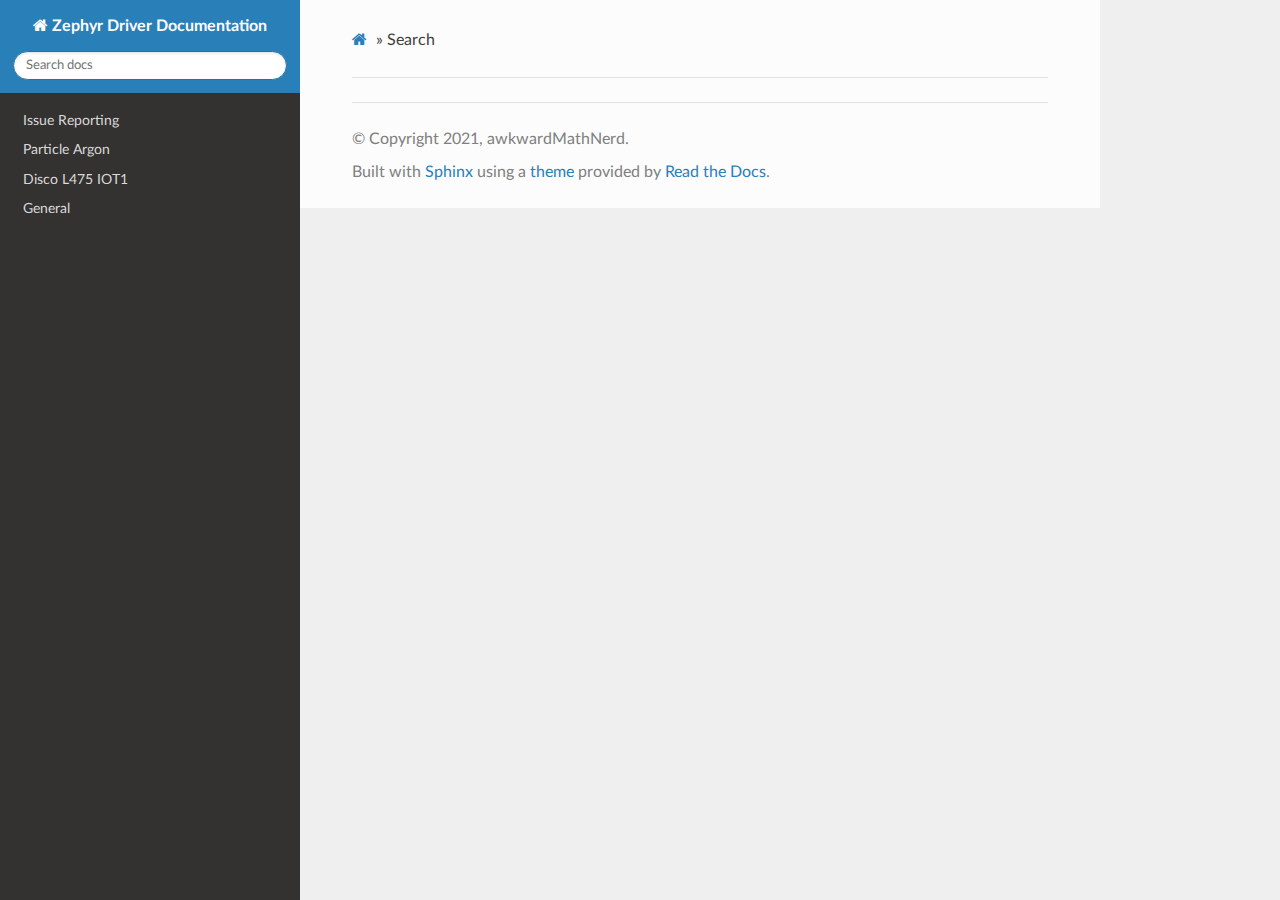
<file: search.html>
<!DOCTYPE html>
<html class="writer-html5" lang="en" >
<head>
  <meta charset="utf-8" />
  
  <meta name="viewport" content="width=device-width, initial-scale=1.0" />
  
  <title>Search &mdash; Zephyr Driver Documentation 0.0.1 documentation</title>
  

  
  <link rel="stylesheet" href="_static/css/theme.css" type="text/css" />
  <link rel="stylesheet" href="_static/pygments.css" type="text/css" />
  <link rel="stylesheet" href="_static/css/blue_highlight.css" type="text/css" />

  
  

  
  

  

  
    
  <!--[if lt IE 9]>
    <script src="_static/js/html5shiv.min.js"></script>
  <![endif]-->
  
    
      <script type="text/javascript" id="documentation_options" data-url_root="./" src="_static/documentation_options.js"></script>
        <script src="_static/jquery.js"></script>
        <script src="_static/underscore.js"></script>
        <script src="_static/doctools.js"></script>
    
    <script type="text/javascript" src="_static/js/theme.js"></script>

    
    <script type="text/javascript" src="_static/searchtools.js"></script>
    <script type="text/javascript" src="_static/language_data.js"></script>
    <link rel="index" title="Index" href="genindex.html" />
    <link rel="search" title="Search" href="#" /> 
</head>

<body class="wy-body-for-nav">

   
  <div class="wy-grid-for-nav">
    
    <nav data-toggle="wy-nav-shift" class="wy-nav-side">
      <div class="wy-side-scroll">
        <div class="wy-side-nav-search" >
          

          
            <a href="index.html" class="icon icon-home"> Zephyr Driver Documentation
          

          
          </a>

          
            
            
          

          
<div role="search">
  <form id="rtd-search-form" class="wy-form" action="#" method="get">
    <input type="text" name="q" placeholder="Search docs" />
    <input type="hidden" name="check_keywords" value="yes" />
    <input type="hidden" name="area" value="default" />
  </form>
</div>

          
        </div>

        
        <div class="wy-menu wy-menu-vertical" data-spy="affix" role="navigation" aria-label="main navigation">
          
            
            
              
            
            
              <ul>
<li class="toctree-l1"><a class="reference internal" href="issues.html">Issue Reporting</a></li>
<li class="toctree-l1"><a class="reference internal" href="particle_argon/index.html">Particle Argon</a></li>
<li class="toctree-l1"><a class="reference internal" href="disco_l475_iot1/index.html">Disco L475 IOT1</a></li>
<li class="toctree-l1"><a class="reference internal" href="general/index.html">General</a></li>
</ul>

            
          
        </div>
        
      </div>
    </nav>

    <section data-toggle="wy-nav-shift" class="wy-nav-content-wrap">

      
      <nav class="wy-nav-top" aria-label="top navigation">
        
          <i data-toggle="wy-nav-top" class="fa fa-bars"></i>
          <a href="index.html">Zephyr Driver Documentation</a>
        
      </nav>


      <div class="wy-nav-content">
        
        <div class="rst-content">
        
          

















<div role="navigation" aria-label="breadcrumbs navigation">

  <ul class="wy-breadcrumbs">
    
      <li><a href="index.html" class="icon icon-home"></a> &raquo;</li>
        
      <li>Search</li>
    
    
      <li class="wy-breadcrumbs-aside">
        
      </li>
    
  </ul>

  
  <hr/>
</div>
          <div role="main" class="document" itemscope="itemscope" itemtype="http://schema.org/Article">
           <div itemprop="articleBody">
            
  <noscript>
  <div id="fallback" class="admonition warning">
    <p class="last">
      Please activate JavaScript to enable the search functionality.
    </p>
  </div>
  </noscript>

  
  <div id="search-results">
  
  </div>

           </div>
           
          </div>
          <footer>

  <hr/>

  <div role="contentinfo">
    <p>
        &#169; Copyright 2021, awkwardMathNerd.

    </p>
  </div>
    
    
    
    Built with <a href="https://www.sphinx-doc.org/">Sphinx</a> using a
    
    <a href="https://github.com/readthedocs/sphinx_rtd_theme">theme</a>
    
    provided by <a href="https://readthedocs.org">Read the Docs</a>. 

</footer>
        </div>
      </div>

    </section>

  </div>
  

  <script type="text/javascript">
      jQuery(function () {
          SphinxRtdTheme.Navigation.enable(true);
      });
  </script>

  
  
    
  
  <script type="text/javascript">
    jQuery(function() { Search.loadIndex("searchindex.js"); });
  </script>
  
  <script type="text/javascript" id="searchindexloader"></script>
   


</body>
</html>
</file>
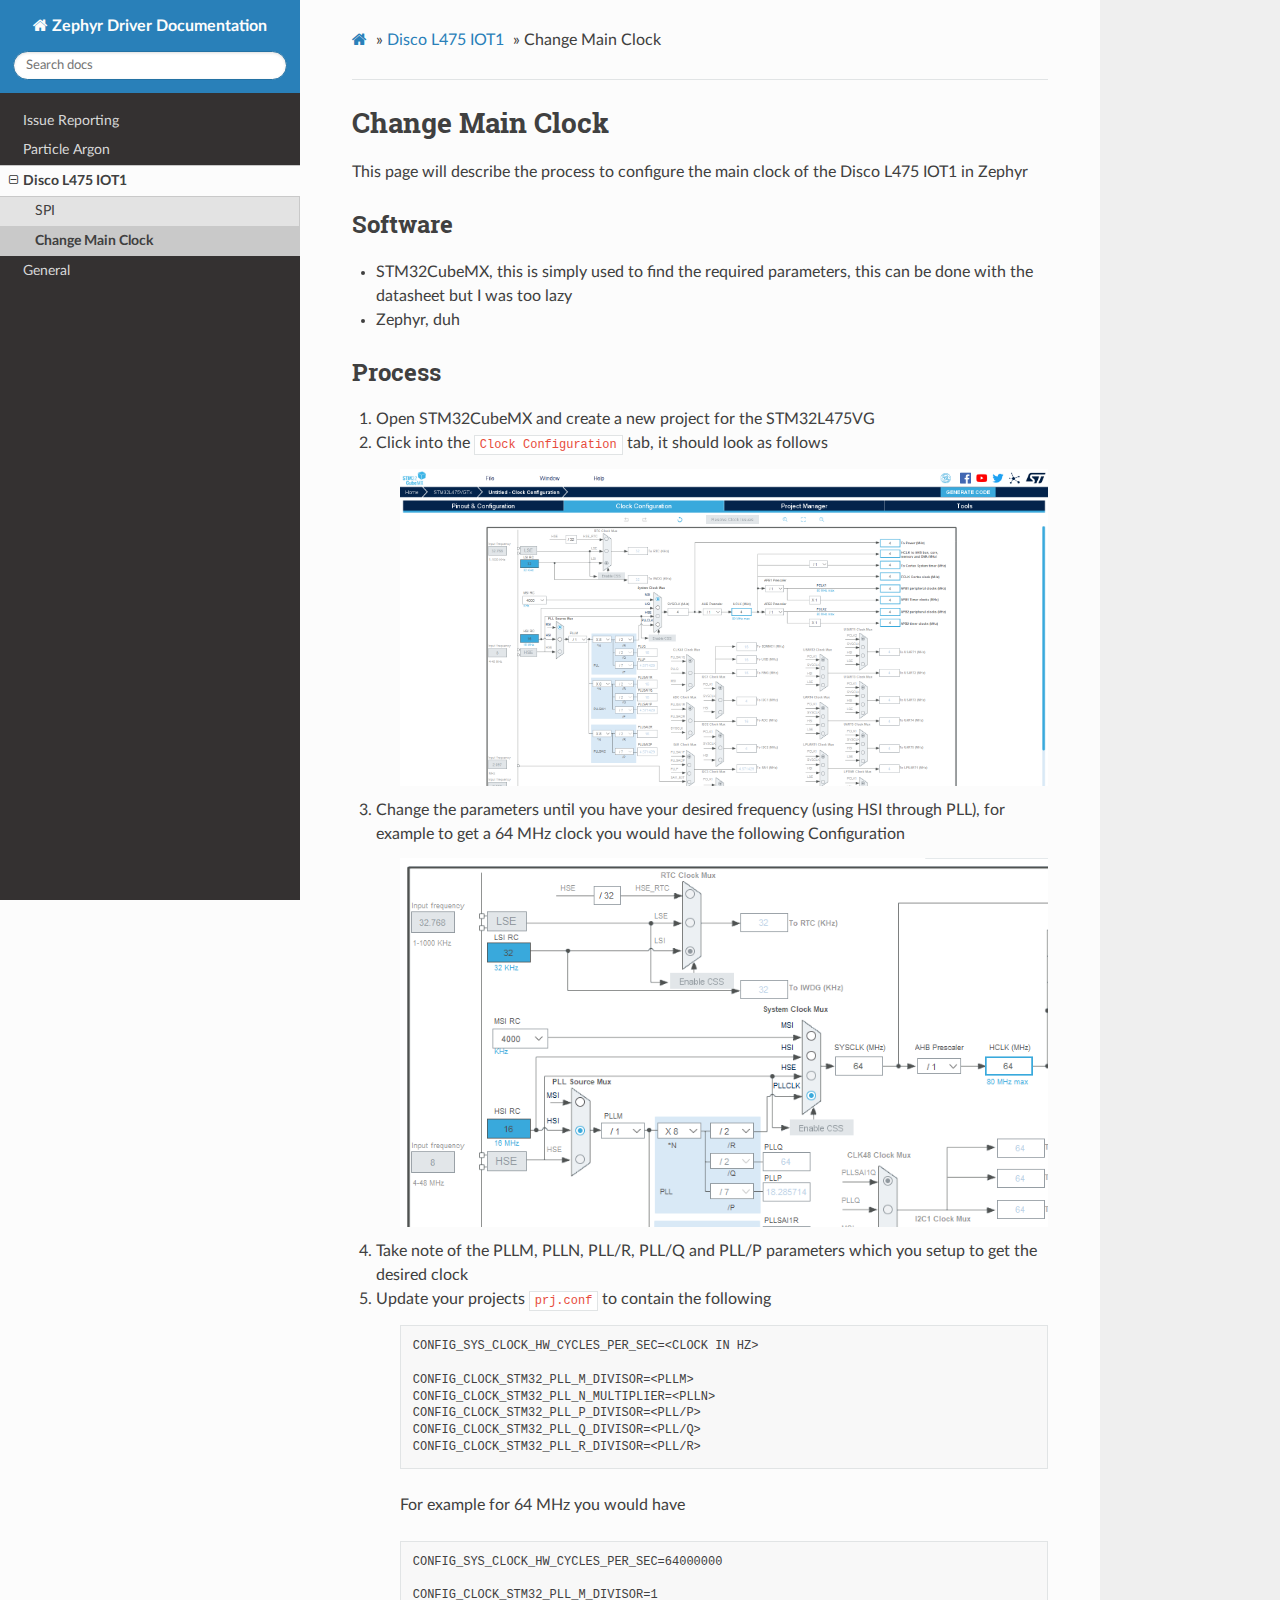
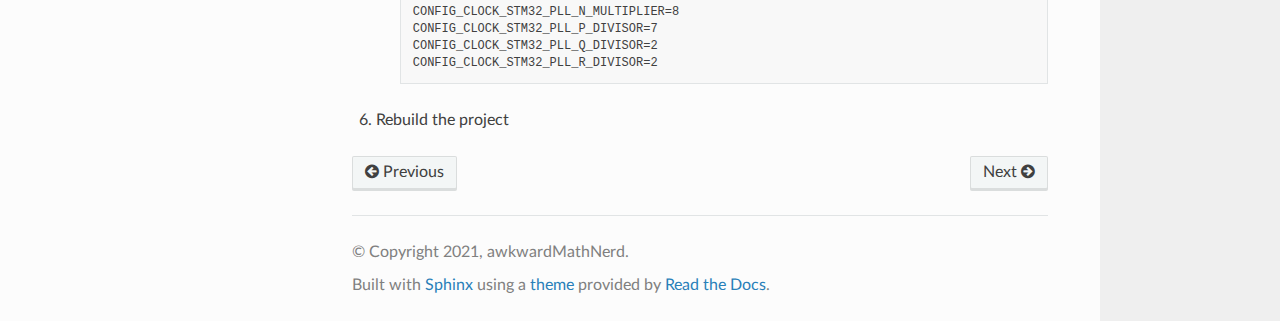
<file: disco_l475_iot1/change_main_clock.html>
<!DOCTYPE html>
<html class="writer-html5" lang="en" >
<head>
  <meta charset="utf-8" />
  
  <meta name="viewport" content="width=device-width, initial-scale=1.0" />
  
  <title>Change Main Clock &mdash; Zephyr Driver Documentation 0.0.1 documentation</title>
  

  
  <link rel="stylesheet" href="../_static/css/theme.css" type="text/css" />
  <link rel="stylesheet" href="../_static/pygments.css" type="text/css" />
  <link rel="stylesheet" href="../_static/css/blue_highlight.css" type="text/css" />

  
  

  
  

  

  
  <!--[if lt IE 9]>
    <script src="../_static/js/html5shiv.min.js"></script>
  <![endif]-->
  
    
      <script type="text/javascript" id="documentation_options" data-url_root="../" src="../_static/documentation_options.js"></script>
        <script src="../_static/jquery.js"></script>
        <script src="../_static/underscore.js"></script>
        <script src="../_static/doctools.js"></script>
    
    <script type="text/javascript" src="../_static/js/theme.js"></script>

    
    <link rel="index" title="Index" href="../genindex.html" />
    <link rel="search" title="Search" href="../search.html" />
    <link rel="next" title="General" href="../general/index.html" />
    <link rel="prev" title="Slave mode" href="spi/slave_mode.html" /> 
</head>

<body class="wy-body-for-nav">

   
  <div class="wy-grid-for-nav">
    
    <nav data-toggle="wy-nav-shift" class="wy-nav-side">
      <div class="wy-side-scroll">
        <div class="wy-side-nav-search" >
          

          
            <a href="../index.html" class="icon icon-home"> Zephyr Driver Documentation
          

          
          </a>

          
            
            
          

          
<div role="search">
  <form id="rtd-search-form" class="wy-form" action="../search.html" method="get">
    <input type="text" name="q" placeholder="Search docs" />
    <input type="hidden" name="check_keywords" value="yes" />
    <input type="hidden" name="area" value="default" />
  </form>
</div>

          
        </div>

        
        <div class="wy-menu wy-menu-vertical" data-spy="affix" role="navigation" aria-label="main navigation">
          
            
            
              
            
            
              <ul class="current">
<li class="toctree-l1"><a class="reference internal" href="../issues.html">Issue Reporting</a></li>
<li class="toctree-l1"><a class="reference internal" href="../particle_argon/index.html">Particle Argon</a></li>
<li class="toctree-l1 current"><a class="reference internal" href="index.html">Disco L475 IOT1</a><ul class="current">
<li class="toctree-l2"><a class="reference internal" href="spi/index.html">SPI</a></li>
<li class="toctree-l2 current"><a class="current reference internal" href="#">Change Main Clock</a><ul class="simple">
</ul>
</li>
</ul>
</li>
<li class="toctree-l1"><a class="reference internal" href="../general/index.html">General</a></li>
</ul>

            
          
        </div>
        
      </div>
    </nav>

    <section data-toggle="wy-nav-shift" class="wy-nav-content-wrap">

      
      <nav class="wy-nav-top" aria-label="top navigation">
        
          <i data-toggle="wy-nav-top" class="fa fa-bars"></i>
          <a href="../index.html">Zephyr Driver Documentation</a>
        
      </nav>


      <div class="wy-nav-content">
        
        <div class="rst-content">
        
          

















<div role="navigation" aria-label="breadcrumbs navigation">

  <ul class="wy-breadcrumbs">
    
      <li><a href="../index.html" class="icon icon-home"></a> &raquo;</li>
        
          <li><a href="index.html">Disco L475 IOT1</a> &raquo;</li>
        
      <li>Change Main Clock</li>
    
    
      <li class="wy-breadcrumbs-aside">
        
          
        
      </li>
    
  </ul>

  
  <hr/>
</div>
          <div role="main" class="document" itemscope="itemscope" itemtype="http://schema.org/Article">
           <div itemprop="articleBody">
            
  <div class="section" id="change-main-clock">
<h1>Change Main Clock<a class="headerlink" href="#change-main-clock" title="Permalink to this headline">¶</a></h1>
<div class="toctree-wrapper compound">
</div>
<p>This page will describe the process to configure the main clock of the Disco L475 IOT1 in Zephyr</p>
<div class="section" id="software">
<h2>Software<a class="headerlink" href="#software" title="Permalink to this headline">¶</a></h2>
<ul class="simple">
<li><p>STM32CubeMX, this is simply used to find the required parameters, this can be done with the datasheet but I was too lazy</p></li>
<li><p>Zephyr, duh</p></li>
</ul>
</div>
<div class="section" id="process">
<h2>Process<a class="headerlink" href="#process" title="Permalink to this headline">¶</a></h2>
<ol class="arabic">
<li><p>Open STM32CubeMX and create a new project for the STM32L475VG</p></li>
<li><p>Click into the <code class="docutils literal notranslate"><span class="pre">Clock</span> <span class="pre">Configuration</span></code> tab, it should look as follows</p>
<blockquote>
<div><a class="reference internal image-reference" href="../_images/change_frequency_1.png"><img alt="../_images/change_frequency_1.png" src="../_images/change_frequency_1.png" style="width: 100%;" /></a>
</div></blockquote>
</li>
<li><p>Change the parameters until you have your desired frequency (using HSI through PLL), for example to get a 64 MHz clock you would have the following Configuration</p>
<blockquote>
<div><a class="reference internal image-reference" href="../_images/change_frequency_2.png"><img alt="../_images/change_frequency_2.png" src="../_images/change_frequency_2.png" style="width: 100%;" /></a>
</div></blockquote>
</li>
<li><p>Take note of the PLLM, PLLN, PLL/R, PLL/Q and PLL/P parameters which you setup to get the desired clock</p></li>
<li><p>Update your projects <code class="docutils literal notranslate"><span class="pre">prj.conf</span></code> to contain the following</p>
<blockquote>
<div><div class="highlight-text notranslate"><div class="highlight"><pre><span></span>CONFIG_SYS_CLOCK_HW_CYCLES_PER_SEC=&lt;CLOCK IN HZ&gt;

CONFIG_CLOCK_STM32_PLL_M_DIVISOR=&lt;PLLM&gt;
CONFIG_CLOCK_STM32_PLL_N_MULTIPLIER=&lt;PLLN&gt;
CONFIG_CLOCK_STM32_PLL_P_DIVISOR=&lt;PLL/P&gt;
CONFIG_CLOCK_STM32_PLL_Q_DIVISOR=&lt;PLL/Q&gt;
CONFIG_CLOCK_STM32_PLL_R_DIVISOR=&lt;PLL/R&gt;
</pre></div>
</div>
<p>For example for 64 MHz you would have</p>
<div class="highlight-text notranslate"><div class="highlight"><pre><span></span>CONFIG_SYS_CLOCK_HW_CYCLES_PER_SEC=64000000

CONFIG_CLOCK_STM32_PLL_M_DIVISOR=1
CONFIG_CLOCK_STM32_PLL_N_MULTIPLIER=8
CONFIG_CLOCK_STM32_PLL_P_DIVISOR=7
CONFIG_CLOCK_STM32_PLL_Q_DIVISOR=2
CONFIG_CLOCK_STM32_PLL_R_DIVISOR=2
</pre></div>
</div>
</div></blockquote>
</li>
<li><p>Rebuild the project</p></li>
</ol>
</div>
</div>


           </div>
           
          </div>
          <footer>
    <div class="rst-footer-buttons" role="navigation" aria-label="footer navigation">
        <a href="../general/index.html" class="btn btn-neutral float-right" title="General" accesskey="n" rel="next">Next <span class="fa fa-arrow-circle-right" aria-hidden="true"></span></a>
        <a href="spi/slave_mode.html" class="btn btn-neutral float-left" title="Slave mode" accesskey="p" rel="prev"><span class="fa fa-arrow-circle-left" aria-hidden="true"></span> Previous</a>
    </div>

  <hr/>

  <div role="contentinfo">
    <p>
        &#169; Copyright 2021, awkwardMathNerd.

    </p>
  </div>
    
    
    
    Built with <a href="https://www.sphinx-doc.org/">Sphinx</a> using a
    
    <a href="https://github.com/readthedocs/sphinx_rtd_theme">theme</a>
    
    provided by <a href="https://readthedocs.org">Read the Docs</a>. 

</footer>
        </div>
      </div>

    </section>

  </div>
  

  <script type="text/javascript">
      jQuery(function () {
          SphinxRtdTheme.Navigation.enable(true);
      });
  </script>

  
  
    
   

</body>
</html>
</file>
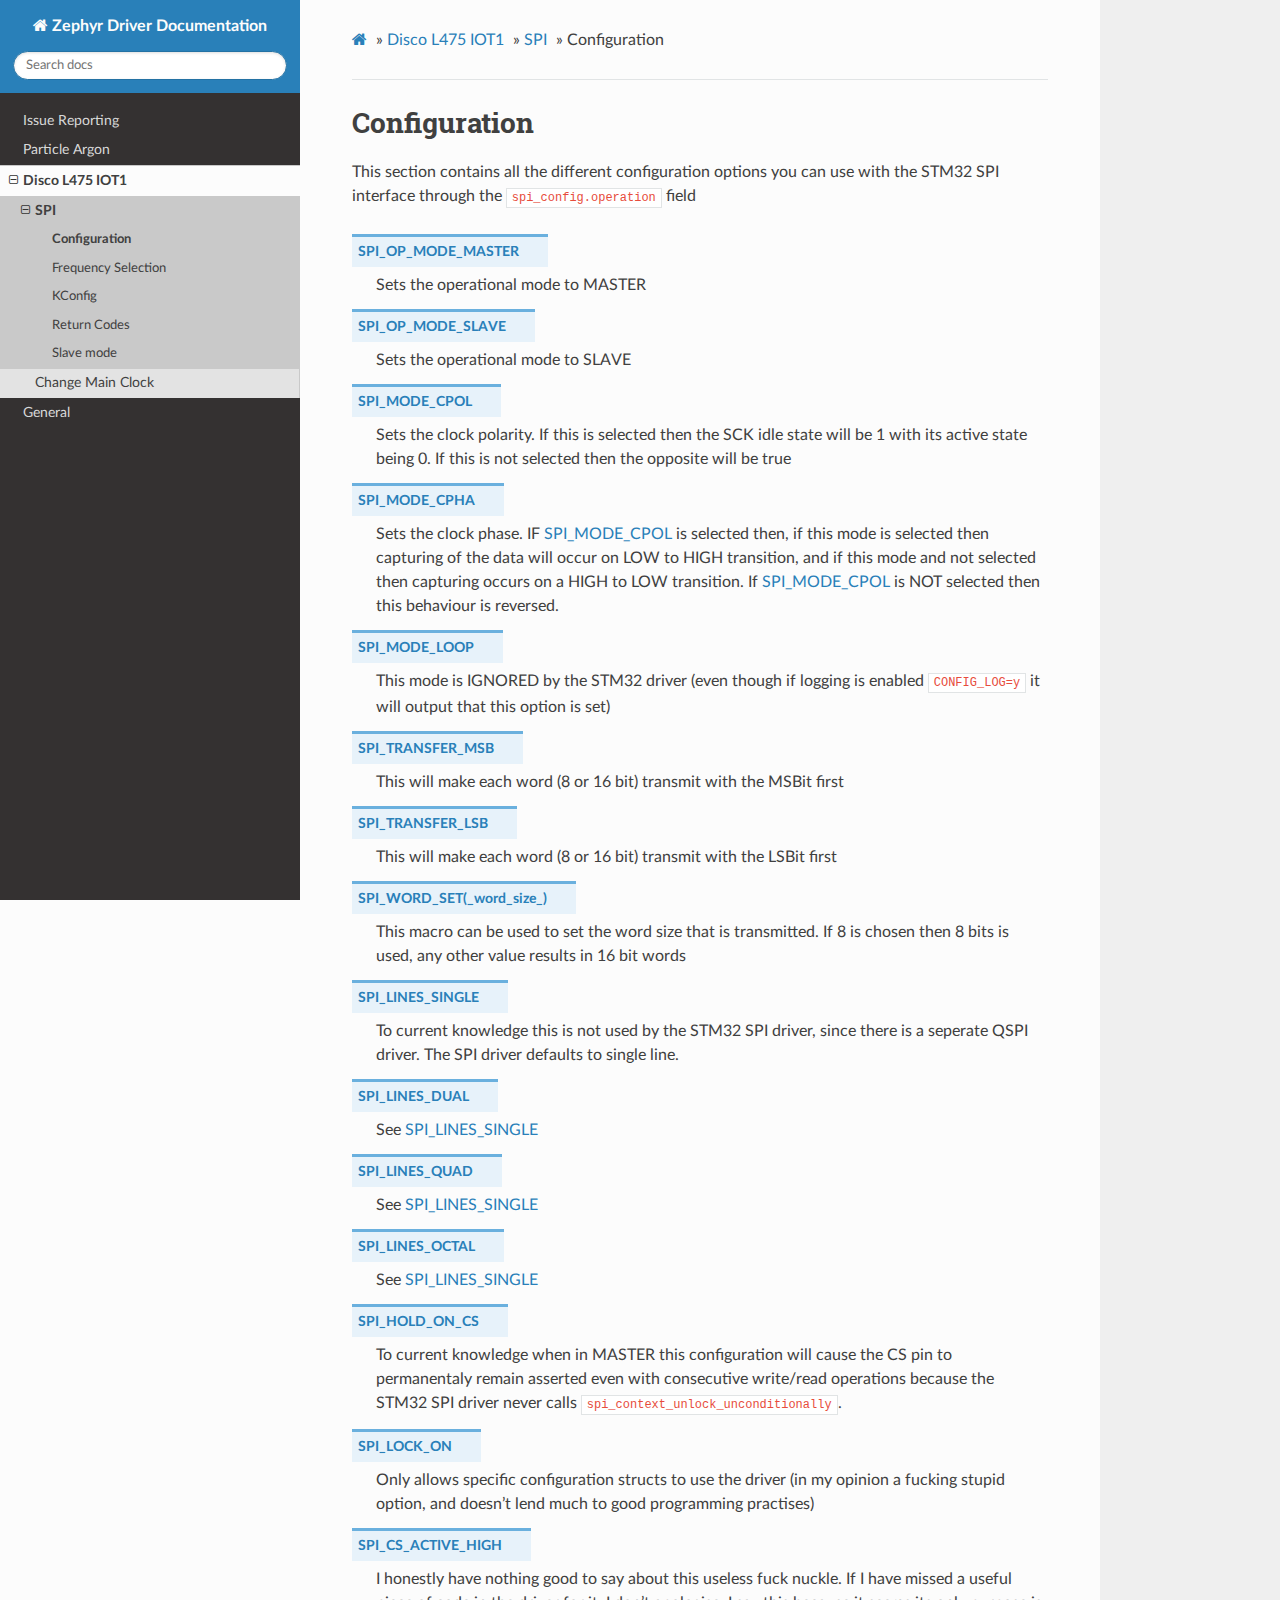
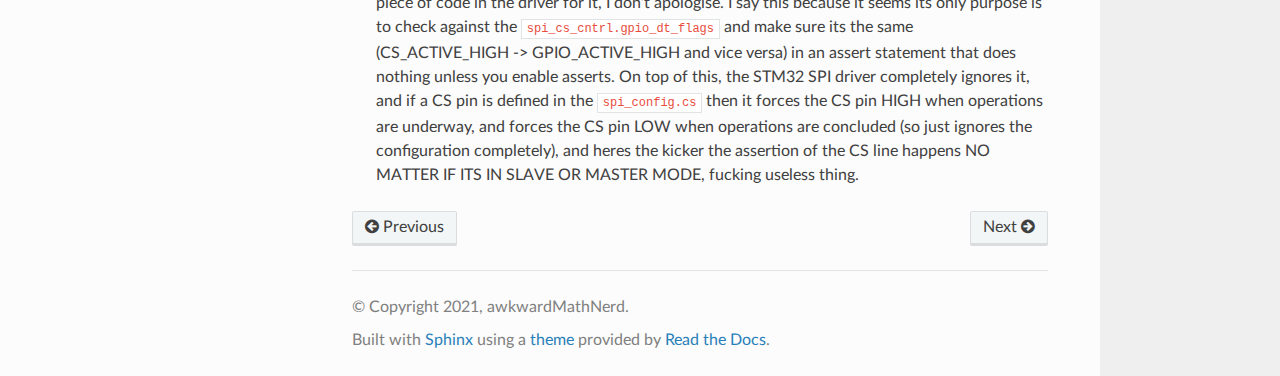
<file: disco_l475_iot1/spi/configuration.html>
<!DOCTYPE html>
<html class="writer-html5" lang="en" >
<head>
  <meta charset="utf-8" />
  
  <meta name="viewport" content="width=device-width, initial-scale=1.0" />
  
  <title>Configuration &mdash; Zephyr Driver Documentation 0.0.1 documentation</title>
  

  
  <link rel="stylesheet" href="../../_static/css/theme.css" type="text/css" />
  <link rel="stylesheet" href="../../_static/pygments.css" type="text/css" />
  <link rel="stylesheet" href="../../_static/css/blue_highlight.css" type="text/css" />

  
  

  
  

  

  
  <!--[if lt IE 9]>
    <script src="../../_static/js/html5shiv.min.js"></script>
  <![endif]-->
  
    
      <script type="text/javascript" id="documentation_options" data-url_root="../../" src="../../_static/documentation_options.js"></script>
        <script src="../../_static/jquery.js"></script>
        <script src="../../_static/underscore.js"></script>
        <script src="../../_static/doctools.js"></script>
    
    <script type="text/javascript" src="../../_static/js/theme.js"></script>

    
    <link rel="index" title="Index" href="../../genindex.html" />
    <link rel="search" title="Search" href="../../search.html" />
    <link rel="next" title="Frequency Selection" href="frequency_selection.html" />
    <link rel="prev" title="SPI" href="index.html" /> 
</head>

<body class="wy-body-for-nav">

   
  <div class="wy-grid-for-nav">
    
    <nav data-toggle="wy-nav-shift" class="wy-nav-side">
      <div class="wy-side-scroll">
        <div class="wy-side-nav-search" >
          

          
            <a href="../../index.html" class="icon icon-home"> Zephyr Driver Documentation
          

          
          </a>

          
            
            
          

          
<div role="search">
  <form id="rtd-search-form" class="wy-form" action="../../search.html" method="get">
    <input type="text" name="q" placeholder="Search docs" />
    <input type="hidden" name="check_keywords" value="yes" />
    <input type="hidden" name="area" value="default" />
  </form>
</div>

          
        </div>

        
        <div class="wy-menu wy-menu-vertical" data-spy="affix" role="navigation" aria-label="main navigation">
          
            
            
              
            
            
              <ul class="current">
<li class="toctree-l1"><a class="reference internal" href="../../issues.html">Issue Reporting</a></li>
<li class="toctree-l1"><a class="reference internal" href="../../particle_argon/index.html">Particle Argon</a></li>
<li class="toctree-l1 current"><a class="reference internal" href="../index.html">Disco L475 IOT1</a><ul class="current">
<li class="toctree-l2 current"><a class="reference internal" href="index.html">SPI</a><ul class="current">
<li class="toctree-l3 current"><a class="current reference internal" href="#">Configuration</a><ul class="simple">
</ul>
</li>
<li class="toctree-l3"><a class="reference internal" href="frequency_selection.html">Frequency Selection</a></li>
<li class="toctree-l3"><a class="reference internal" href="kconfig.html">KConfig</a></li>
<li class="toctree-l3"><a class="reference internal" href="return_codes.html">Return Codes</a></li>
<li class="toctree-l3"><a class="reference internal" href="slave_mode.html">Slave mode</a></li>
</ul>
</li>
<li class="toctree-l2"><a class="reference internal" href="../change_main_clock.html">Change Main Clock</a></li>
</ul>
</li>
<li class="toctree-l1"><a class="reference internal" href="../../general/index.html">General</a></li>
</ul>

            
          
        </div>
        
      </div>
    </nav>

    <section data-toggle="wy-nav-shift" class="wy-nav-content-wrap">

      
      <nav class="wy-nav-top" aria-label="top navigation">
        
          <i data-toggle="wy-nav-top" class="fa fa-bars"></i>
          <a href="../../index.html">Zephyr Driver Documentation</a>
        
      </nav>


      <div class="wy-nav-content">
        
        <div class="rst-content">
        
          

















<div role="navigation" aria-label="breadcrumbs navigation">

  <ul class="wy-breadcrumbs">
    
      <li><a href="../../index.html" class="icon icon-home"></a> &raquo;</li>
        
          <li><a href="../index.html">Disco L475 IOT1</a> &raquo;</li>
        
          <li><a href="index.html">SPI</a> &raquo;</li>
        
      <li>Configuration</li>
    
    
      <li class="wy-breadcrumbs-aside">
        
          
        
      </li>
    
  </ul>

  
  <hr/>
</div>
          <div role="main" class="document" itemscope="itemscope" itemtype="http://schema.org/Article">
           <div itemprop="articleBody">
            
  <div class="section" id="configuration">
<h1>Configuration<a class="headerlink" href="#configuration" title="Permalink to this headline">¶</a></h1>
<div class="toctree-wrapper compound">
</div>
<p>This section contains all the different configuration options you can use with the STM32 SPI interface through the <code class="docutils literal notranslate"><span class="pre">spi_config.operation</span></code> field</p>
<dl class="glossary simple">
<dt id="term-SPI_OP_MODE_MASTER">SPI_OP_MODE_MASTER<a class="headerlink" href="#term-SPI_OP_MODE_MASTER" title="Permalink to this term">¶</a></dt><dd><p>Sets the operational mode to MASTER</p>
</dd>
<dt id="term-SPI_OP_MODE_SLAVE">SPI_OP_MODE_SLAVE<a class="headerlink" href="#term-SPI_OP_MODE_SLAVE" title="Permalink to this term">¶</a></dt><dd><p>Sets the operational mode to SLAVE</p>
</dd>
<dt id="term-SPI_MODE_CPOL">SPI_MODE_CPOL<a class="headerlink" href="#term-SPI_MODE_CPOL" title="Permalink to this term">¶</a></dt><dd><p>Sets the clock polarity. If this is selected then the SCK idle state will be 1 with its active state being 0. If this is not selected then
the opposite will be true</p>
</dd>
<dt id="term-SPI_MODE_CPHA">SPI_MODE_CPHA<a class="headerlink" href="#term-SPI_MODE_CPHA" title="Permalink to this term">¶</a></dt><dd><p>Sets the clock phase. IF <a class="reference internal" href="#term-SPI_MODE_CPOL"><span class="xref std std-term">SPI_MODE_CPOL</span></a> is selected then, if this mode is selected then capturing of the data will occur on LOW to HIGH
transition, and if this mode and not selected then capturing occurs on a HIGH to LOW transition. If <a class="reference internal" href="#term-SPI_MODE_CPOL"><span class="xref std std-term">SPI_MODE_CPOL</span></a> is NOT selected then
this behaviour is reversed.</p>
</dd>
<dt id="term-SPI_MODE_LOOP">SPI_MODE_LOOP<a class="headerlink" href="#term-SPI_MODE_LOOP" title="Permalink to this term">¶</a></dt><dd><p>This mode is IGNORED by the STM32 driver (even though if logging is enabled <code class="docutils literal notranslate"><span class="pre">CONFIG_LOG=y</span></code> it will output that this option is set)</p>
</dd>
<dt id="term-SPI_TRANSFER_MSB">SPI_TRANSFER_MSB<a class="headerlink" href="#term-SPI_TRANSFER_MSB" title="Permalink to this term">¶</a></dt><dd><p>This will make each word (8 or 16 bit) transmit with the MSBit first</p>
</dd>
<dt id="term-SPI_TRANSFER_LSB">SPI_TRANSFER_LSB<a class="headerlink" href="#term-SPI_TRANSFER_LSB" title="Permalink to this term">¶</a></dt><dd><p>This will make each word (8 or 16 bit) transmit with the LSBit first</p>
</dd>
<dt id="term-SPI_WORD_SET-_word_size_">SPI_WORD_SET(_word_size_)<a class="headerlink" href="#term-SPI_WORD_SET-_word_size_" title="Permalink to this term">¶</a></dt><dd><p>This macro can be used to set the word size that is transmitted. If 8 is chosen then 8 bits is used, any other value results in 16 bit words</p>
</dd>
<dt id="term-SPI_LINES_SINGLE">SPI_LINES_SINGLE<a class="headerlink" href="#term-SPI_LINES_SINGLE" title="Permalink to this term">¶</a></dt><dd><p>To current knowledge this is not used by the  STM32 SPI driver, since there is a seperate QSPI driver. The SPI driver defaults to single line.</p>
</dd>
<dt id="term-SPI_LINES_DUAL">SPI_LINES_DUAL<a class="headerlink" href="#term-SPI_LINES_DUAL" title="Permalink to this term">¶</a></dt><dd><p>See <a class="reference internal" href="#term-SPI_LINES_SINGLE"><span class="xref std std-term">SPI_LINES_SINGLE</span></a></p>
</dd>
<dt id="term-SPI_LINES_QUAD">SPI_LINES_QUAD<a class="headerlink" href="#term-SPI_LINES_QUAD" title="Permalink to this term">¶</a></dt><dd><p>See <a class="reference internal" href="#term-SPI_LINES_SINGLE"><span class="xref std std-term">SPI_LINES_SINGLE</span></a></p>
</dd>
<dt id="term-SPI_LINES_OCTAL">SPI_LINES_OCTAL<a class="headerlink" href="#term-SPI_LINES_OCTAL" title="Permalink to this term">¶</a></dt><dd><p>See <a class="reference internal" href="#term-SPI_LINES_SINGLE"><span class="xref std std-term">SPI_LINES_SINGLE</span></a></p>
</dd>
<dt id="term-SPI_HOLD_ON_CS">SPI_HOLD_ON_CS<a class="headerlink" href="#term-SPI_HOLD_ON_CS" title="Permalink to this term">¶</a></dt><dd><p>To current knowledge when in MASTER this configuration will cause the CS pin to permanentaly remain asserted even with consecutive write/read operations
because the STM32 SPI driver never calls <code class="docutils literal notranslate"><span class="pre">spi_context_unlock_unconditionally</span></code>.</p>
</dd>
<dt id="term-SPI_LOCK_ON">SPI_LOCK_ON<a class="headerlink" href="#term-SPI_LOCK_ON" title="Permalink to this term">¶</a></dt><dd><p>Only allows specific configuration structs to use the driver (in my opinion a fucking stupid option, and doesn’t lend much to good programming practises)</p>
</dd>
<dt id="term-SPI_CS_ACTIVE_HIGH">SPI_CS_ACTIVE_HIGH<a class="headerlink" href="#term-SPI_CS_ACTIVE_HIGH" title="Permalink to this term">¶</a></dt><dd><p>I honestly have nothing good to say about this useless fuck nuckle. If I have missed a useful piece of code in the driver for it, I don’t apologise.
I say this because it seems its only purpose is to check against the <code class="docutils literal notranslate"><span class="pre">spi_cs_cntrl.gpio_dt_flags</span></code> and make sure its the same (CS_ACTIVE_HIGH -&gt; GPIO_ACTIVE_HIGH
and vice versa) in an assert statement that does nothing unless you enable asserts. On top of this, the STM32 SPI driver completely ignores it, and if a CS pin is
defined in the <code class="docutils literal notranslate"><span class="pre">spi_config.cs</span></code> then it forces the CS pin HIGH when operations are underway, and forces the CS pin LOW when operations are concluded (so just ignores
the configuration completely), and heres the kicker the assertion of the CS line happens NO MATTER IF ITS IN SLAVE OR MASTER MODE, fucking useless thing.</p>
</dd>
</dl>
</div>


           </div>
           
          </div>
          <footer>
    <div class="rst-footer-buttons" role="navigation" aria-label="footer navigation">
        <a href="frequency_selection.html" class="btn btn-neutral float-right" title="Frequency Selection" accesskey="n" rel="next">Next <span class="fa fa-arrow-circle-right" aria-hidden="true"></span></a>
        <a href="index.html" class="btn btn-neutral float-left" title="SPI" accesskey="p" rel="prev"><span class="fa fa-arrow-circle-left" aria-hidden="true"></span> Previous</a>
    </div>

  <hr/>

  <div role="contentinfo">
    <p>
        &#169; Copyright 2021, awkwardMathNerd.

    </p>
  </div>
    
    
    
    Built with <a href="https://www.sphinx-doc.org/">Sphinx</a> using a
    
    <a href="https://github.com/readthedocs/sphinx_rtd_theme">theme</a>
    
    provided by <a href="https://readthedocs.org">Read the Docs</a>. 

</footer>
        </div>
      </div>

    </section>

  </div>
  

  <script type="text/javascript">
      jQuery(function () {
          SphinxRtdTheme.Navigation.enable(true);
      });
  </script>

  
  
    
   

</body>
</html>
</file>
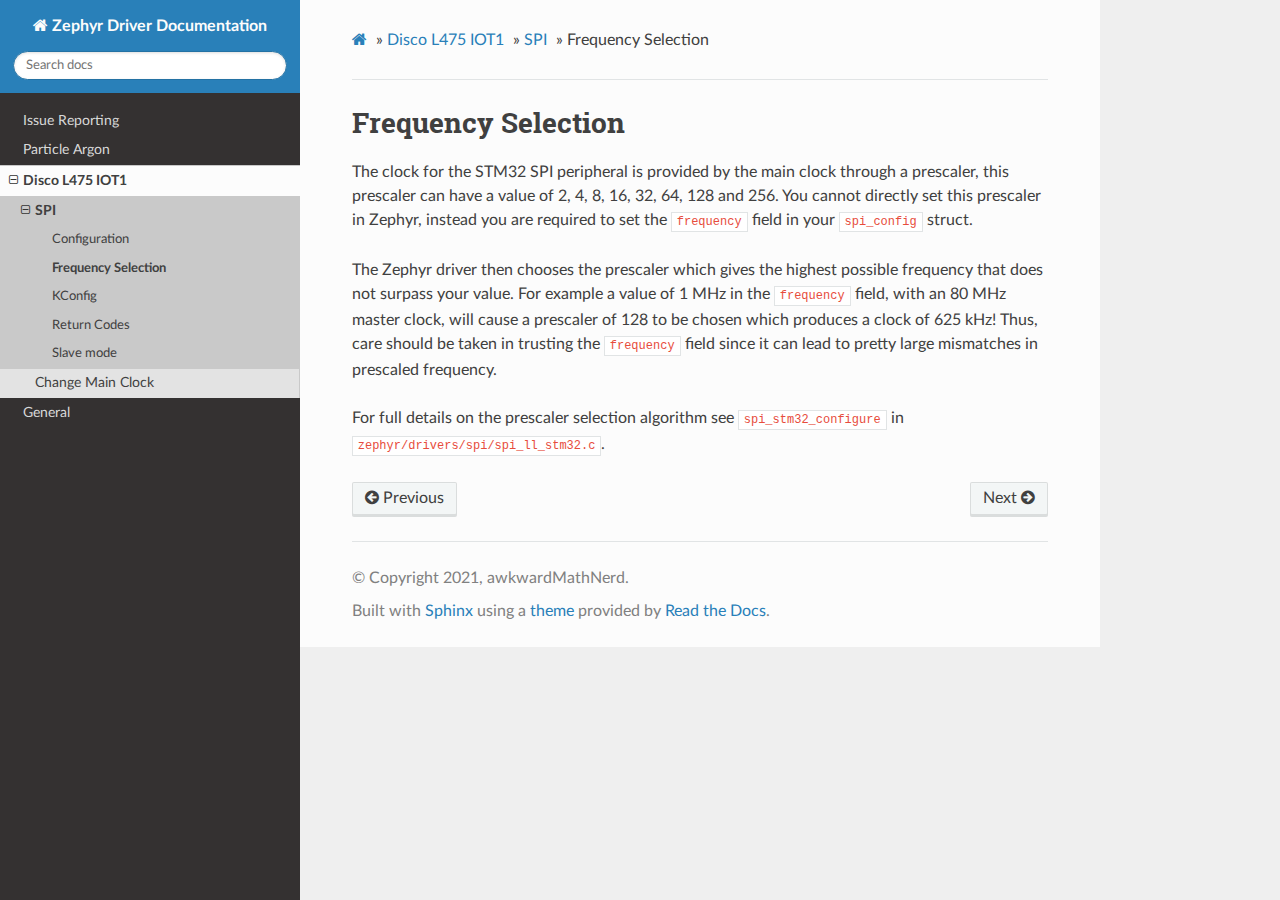
<file: disco_l475_iot1/spi/frequency_selection.html>
<!DOCTYPE html>
<html class="writer-html5" lang="en" >
<head>
  <meta charset="utf-8" />
  
  <meta name="viewport" content="width=device-width, initial-scale=1.0" />
  
  <title>Frequency Selection &mdash; Zephyr Driver Documentation 0.0.1 documentation</title>
  

  
  <link rel="stylesheet" href="../../_static/css/theme.css" type="text/css" />
  <link rel="stylesheet" href="../../_static/pygments.css" type="text/css" />
  <link rel="stylesheet" href="../../_static/css/blue_highlight.css" type="text/css" />

  
  

  
  

  

  
  <!--[if lt IE 9]>
    <script src="../../_static/js/html5shiv.min.js"></script>
  <![endif]-->
  
    
      <script type="text/javascript" id="documentation_options" data-url_root="../../" src="../../_static/documentation_options.js"></script>
        <script src="../../_static/jquery.js"></script>
        <script src="../../_static/underscore.js"></script>
        <script src="../../_static/doctools.js"></script>
    
    <script type="text/javascript" src="../../_static/js/theme.js"></script>

    
    <link rel="index" title="Index" href="../../genindex.html" />
    <link rel="search" title="Search" href="../../search.html" />
    <link rel="next" title="KConfig" href="kconfig.html" />
    <link rel="prev" title="Configuration" href="configuration.html" /> 
</head>

<body class="wy-body-for-nav">

   
  <div class="wy-grid-for-nav">
    
    <nav data-toggle="wy-nav-shift" class="wy-nav-side">
      <div class="wy-side-scroll">
        <div class="wy-side-nav-search" >
          

          
            <a href="../../index.html" class="icon icon-home"> Zephyr Driver Documentation
          

          
          </a>

          
            
            
          

          
<div role="search">
  <form id="rtd-search-form" class="wy-form" action="../../search.html" method="get">
    <input type="text" name="q" placeholder="Search docs" />
    <input type="hidden" name="check_keywords" value="yes" />
    <input type="hidden" name="area" value="default" />
  </form>
</div>

          
        </div>

        
        <div class="wy-menu wy-menu-vertical" data-spy="affix" role="navigation" aria-label="main navigation">
          
            
            
              
            
            
              <ul class="current">
<li class="toctree-l1"><a class="reference internal" href="../../issues.html">Issue Reporting</a></li>
<li class="toctree-l1"><a class="reference internal" href="../../particle_argon/index.html">Particle Argon</a></li>
<li class="toctree-l1 current"><a class="reference internal" href="../index.html">Disco L475 IOT1</a><ul class="current">
<li class="toctree-l2 current"><a class="reference internal" href="index.html">SPI</a><ul class="current">
<li class="toctree-l3"><a class="reference internal" href="configuration.html">Configuration</a></li>
<li class="toctree-l3 current"><a class="current reference internal" href="#">Frequency Selection</a><ul class="simple">
</ul>
</li>
<li class="toctree-l3"><a class="reference internal" href="kconfig.html">KConfig</a></li>
<li class="toctree-l3"><a class="reference internal" href="return_codes.html">Return Codes</a></li>
<li class="toctree-l3"><a class="reference internal" href="slave_mode.html">Slave mode</a></li>
</ul>
</li>
<li class="toctree-l2"><a class="reference internal" href="../change_main_clock.html">Change Main Clock</a></li>
</ul>
</li>
<li class="toctree-l1"><a class="reference internal" href="../../general/index.html">General</a></li>
</ul>

            
          
        </div>
        
      </div>
    </nav>

    <section data-toggle="wy-nav-shift" class="wy-nav-content-wrap">

      
      <nav class="wy-nav-top" aria-label="top navigation">
        
          <i data-toggle="wy-nav-top" class="fa fa-bars"></i>
          <a href="../../index.html">Zephyr Driver Documentation</a>
        
      </nav>


      <div class="wy-nav-content">
        
        <div class="rst-content">
        
          

















<div role="navigation" aria-label="breadcrumbs navigation">

  <ul class="wy-breadcrumbs">
    
      <li><a href="../../index.html" class="icon icon-home"></a> &raquo;</li>
        
          <li><a href="../index.html">Disco L475 IOT1</a> &raquo;</li>
        
          <li><a href="index.html">SPI</a> &raquo;</li>
        
      <li>Frequency Selection</li>
    
    
      <li class="wy-breadcrumbs-aside">
        
          
        
      </li>
    
  </ul>

  
  <hr/>
</div>
          <div role="main" class="document" itemscope="itemscope" itemtype="http://schema.org/Article">
           <div itemprop="articleBody">
            
  <div class="section" id="frequency-selection">
<h1>Frequency Selection<a class="headerlink" href="#frequency-selection" title="Permalink to this headline">¶</a></h1>
<div class="toctree-wrapper compound">
</div>
<p>The clock for the STM32 SPI peripheral is provided by the main clock through a prescaler, this prescaler can have a value of 2, 4, 8, 16, 32, 64, 128 and 256.
You cannot directly set this prescaler in Zephyr, instead you are required to set the <code class="docutils literal notranslate"><span class="pre">frequency</span></code> field in your <code class="docutils literal notranslate"><span class="pre">spi_config</span></code> struct.</p>
<p>The Zephyr driver then chooses the prescaler which gives the highest possible frequency that does not surpass your value. For example a value of 1 MHz in the
<code class="docutils literal notranslate"><span class="pre">frequency</span></code> field, with an 80 MHz master clock, will cause a prescaler of 128 to be chosen which produces a clock of 625 kHz! Thus, care should be taken in
trusting the <code class="docutils literal notranslate"><span class="pre">frequency</span></code> field since it can lead to pretty large mismatches in prescaled frequency.</p>
<p>For full details on the prescaler selection algorithm see <code class="docutils literal notranslate"><span class="pre">spi_stm32_configure</span></code> in <code class="docutils literal notranslate"><span class="pre">zephyr/drivers/spi/spi_ll_stm32.c</span></code>.</p>
</div>


           </div>
           
          </div>
          <footer>
    <div class="rst-footer-buttons" role="navigation" aria-label="footer navigation">
        <a href="kconfig.html" class="btn btn-neutral float-right" title="KConfig" accesskey="n" rel="next">Next <span class="fa fa-arrow-circle-right" aria-hidden="true"></span></a>
        <a href="configuration.html" class="btn btn-neutral float-left" title="Configuration" accesskey="p" rel="prev"><span class="fa fa-arrow-circle-left" aria-hidden="true"></span> Previous</a>
    </div>

  <hr/>

  <div role="contentinfo">
    <p>
        &#169; Copyright 2021, awkwardMathNerd.

    </p>
  </div>
    
    
    
    Built with <a href="https://www.sphinx-doc.org/">Sphinx</a> using a
    
    <a href="https://github.com/readthedocs/sphinx_rtd_theme">theme</a>
    
    provided by <a href="https://readthedocs.org">Read the Docs</a>. 

</footer>
        </div>
      </div>

    </section>

  </div>
  

  <script type="text/javascript">
      jQuery(function () {
          SphinxRtdTheme.Navigation.enable(true);
      });
  </script>

  
  
    
   

</body>
</html>
</file>
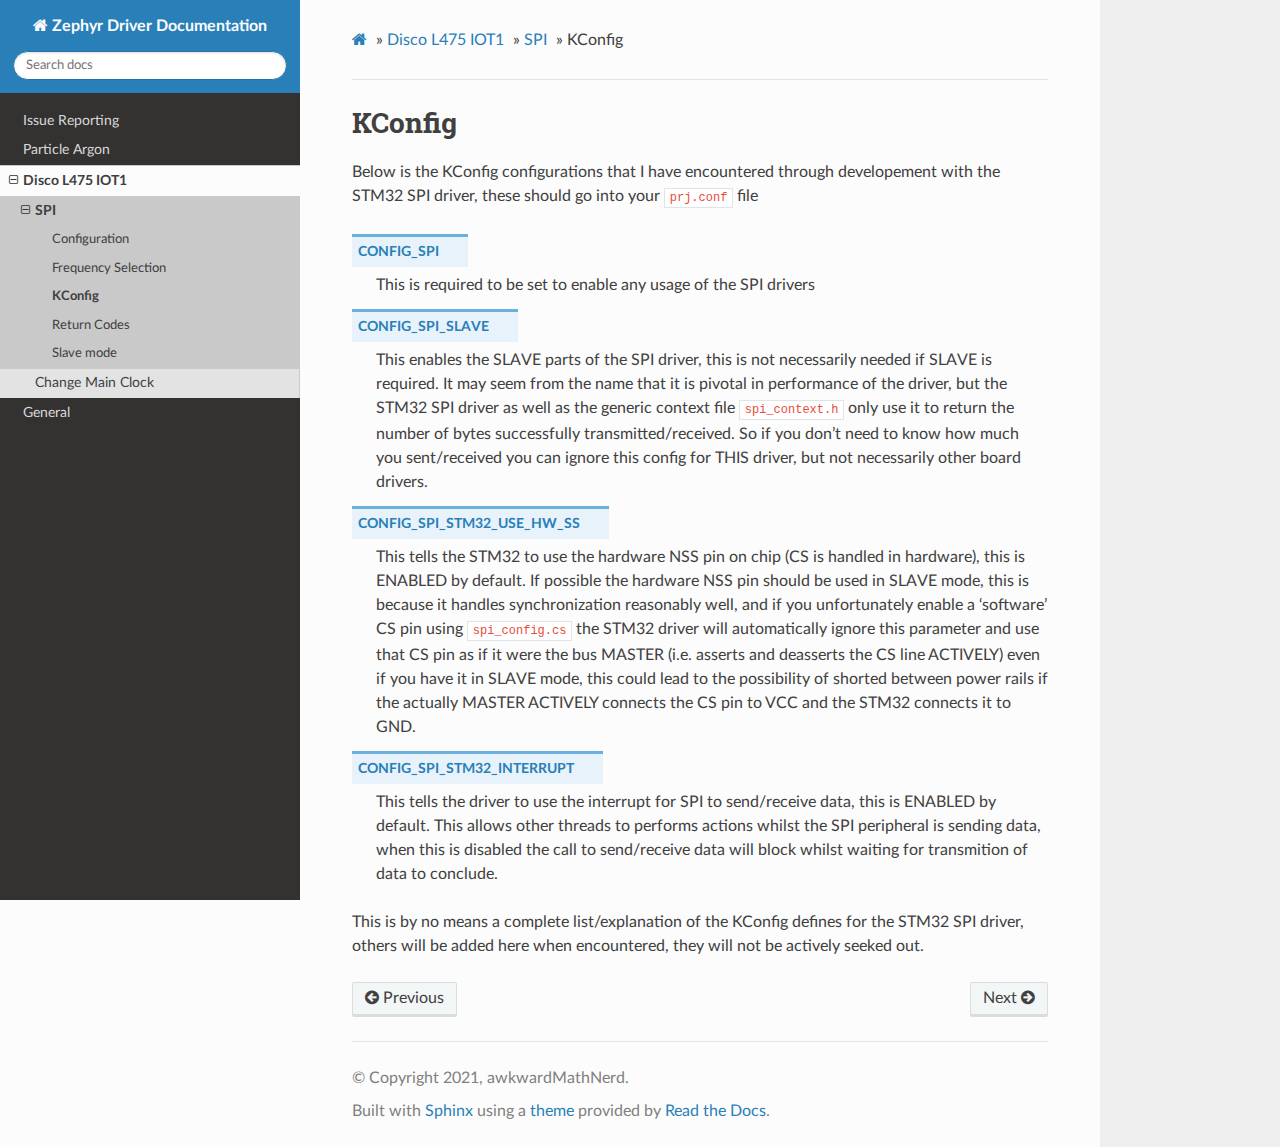
<file: disco_l475_iot1/spi/kconfig.html>
<!DOCTYPE html>
<html class="writer-html5" lang="en" >
<head>
  <meta charset="utf-8" />
  
  <meta name="viewport" content="width=device-width, initial-scale=1.0" />
  
  <title>KConfig &mdash; Zephyr Driver Documentation 0.0.1 documentation</title>
  

  
  <link rel="stylesheet" href="../../_static/css/theme.css" type="text/css" />
  <link rel="stylesheet" href="../../_static/pygments.css" type="text/css" />
  <link rel="stylesheet" href="../../_static/css/blue_highlight.css" type="text/css" />

  
  

  
  

  

  
  <!--[if lt IE 9]>
    <script src="../../_static/js/html5shiv.min.js"></script>
  <![endif]-->
  
    
      <script type="text/javascript" id="documentation_options" data-url_root="../../" src="../../_static/documentation_options.js"></script>
        <script src="../../_static/jquery.js"></script>
        <script src="../../_static/underscore.js"></script>
        <script src="../../_static/doctools.js"></script>
    
    <script type="text/javascript" src="../../_static/js/theme.js"></script>

    
    <link rel="index" title="Index" href="../../genindex.html" />
    <link rel="search" title="Search" href="../../search.html" />
    <link rel="next" title="Return Codes" href="return_codes.html" />
    <link rel="prev" title="Frequency Selection" href="frequency_selection.html" /> 
</head>

<body class="wy-body-for-nav">

   
  <div class="wy-grid-for-nav">
    
    <nav data-toggle="wy-nav-shift" class="wy-nav-side">
      <div class="wy-side-scroll">
        <div class="wy-side-nav-search" >
          

          
            <a href="../../index.html" class="icon icon-home"> Zephyr Driver Documentation
          

          
          </a>

          
            
            
          

          
<div role="search">
  <form id="rtd-search-form" class="wy-form" action="../../search.html" method="get">
    <input type="text" name="q" placeholder="Search docs" />
    <input type="hidden" name="check_keywords" value="yes" />
    <input type="hidden" name="area" value="default" />
  </form>
</div>

          
        </div>

        
        <div class="wy-menu wy-menu-vertical" data-spy="affix" role="navigation" aria-label="main navigation">
          
            
            
              
            
            
              <ul class="current">
<li class="toctree-l1"><a class="reference internal" href="../../issues.html">Issue Reporting</a></li>
<li class="toctree-l1"><a class="reference internal" href="../../particle_argon/index.html">Particle Argon</a></li>
<li class="toctree-l1 current"><a class="reference internal" href="../index.html">Disco L475 IOT1</a><ul class="current">
<li class="toctree-l2 current"><a class="reference internal" href="index.html">SPI</a><ul class="current">
<li class="toctree-l3"><a class="reference internal" href="configuration.html">Configuration</a></li>
<li class="toctree-l3"><a class="reference internal" href="frequency_selection.html">Frequency Selection</a></li>
<li class="toctree-l3 current"><a class="current reference internal" href="#">KConfig</a><ul class="simple">
</ul>
</li>
<li class="toctree-l3"><a class="reference internal" href="return_codes.html">Return Codes</a></li>
<li class="toctree-l3"><a class="reference internal" href="slave_mode.html">Slave mode</a></li>
</ul>
</li>
<li class="toctree-l2"><a class="reference internal" href="../change_main_clock.html">Change Main Clock</a></li>
</ul>
</li>
<li class="toctree-l1"><a class="reference internal" href="../../general/index.html">General</a></li>
</ul>

            
          
        </div>
        
      </div>
    </nav>

    <section data-toggle="wy-nav-shift" class="wy-nav-content-wrap">

      
      <nav class="wy-nav-top" aria-label="top navigation">
        
          <i data-toggle="wy-nav-top" class="fa fa-bars"></i>
          <a href="../../index.html">Zephyr Driver Documentation</a>
        
      </nav>


      <div class="wy-nav-content">
        
        <div class="rst-content">
        
          

















<div role="navigation" aria-label="breadcrumbs navigation">

  <ul class="wy-breadcrumbs">
    
      <li><a href="../../index.html" class="icon icon-home"></a> &raquo;</li>
        
          <li><a href="../index.html">Disco L475 IOT1</a> &raquo;</li>
        
          <li><a href="index.html">SPI</a> &raquo;</li>
        
      <li>KConfig</li>
    
    
      <li class="wy-breadcrumbs-aside">
        
          
        
      </li>
    
  </ul>

  
  <hr/>
</div>
          <div role="main" class="document" itemscope="itemscope" itemtype="http://schema.org/Article">
           <div itemprop="articleBody">
            
  <div class="section" id="kconfig">
<h1>KConfig<a class="headerlink" href="#kconfig" title="Permalink to this headline">¶</a></h1>
<div class="toctree-wrapper compound">
</div>
<p>Below is the KConfig configurations that I have encountered through developement with the STM32 SPI driver, these should go into your <code class="docutils literal notranslate"><span class="pre">prj.conf</span></code> file</p>
<dl class="glossary simple">
<dt id="term-CONFIG_SPI">CONFIG_SPI<a class="headerlink" href="#term-CONFIG_SPI" title="Permalink to this term">¶</a></dt><dd><p>This is required to be set to enable any usage of the SPI drivers</p>
</dd>
<dt id="term-CONFIG_SPI_SLAVE">CONFIG_SPI_SLAVE<a class="headerlink" href="#term-CONFIG_SPI_SLAVE" title="Permalink to this term">¶</a></dt><dd><p>This enables the SLAVE parts of the SPI driver, this is not necessarily needed if SLAVE is required. It may seem from the name that it is pivotal
in performance of the driver, but the STM32 SPI driver as well as the generic context file <code class="docutils literal notranslate"><span class="pre">spi_context.h</span></code> only use it to return the number of
bytes successfully transmitted/received. So if you don’t need to know how much you sent/received you can ignore this config for THIS driver, but
not necessarily other board drivers.</p>
</dd>
<dt id="term-CONFIG_SPI_STM32_USE_HW_SS">CONFIG_SPI_STM32_USE_HW_SS<a class="headerlink" href="#term-CONFIG_SPI_STM32_USE_HW_SS" title="Permalink to this term">¶</a></dt><dd><p>This tells the STM32 to use the hardware NSS pin on chip (CS is handled in hardware), this is ENABLED by default. If possible the hardware NSS pin
should be used in SLAVE mode, this is because it handles synchronization reasonably well, and if you unfortunately enable a ‘software’ CS pin using
<code class="docutils literal notranslate"><span class="pre">spi_config.cs</span></code> the STM32 driver will automatically ignore this parameter and use that CS pin as if it were the bus MASTER (i.e. asserts and deasserts
the CS line ACTIVELY) even if you have it in SLAVE mode, this could lead to the possibility of shorted between power rails if the actually MASTER ACTIVELY
connects the CS pin to VCC and the STM32 connects it to GND.</p>
</dd>
<dt id="term-CONFIG_SPI_STM32_INTERRUPT">CONFIG_SPI_STM32_INTERRUPT<a class="headerlink" href="#term-CONFIG_SPI_STM32_INTERRUPT" title="Permalink to this term">¶</a></dt><dd><p>This tells the driver to use the interrupt for SPI to send/receive data, this is ENABLED by default. This allows other threads to performs actions whilst
the SPI peripheral is sending data, when this is disabled the call to send/receive data will block whilst waiting for transmition of data to conclude.</p>
</dd>
</dl>
<p>This is by no means a complete list/explanation of the KConfig defines for the STM32 SPI driver, others will be added here when encountered, they will not be
actively seeked out.</p>
</div>


           </div>
           
          </div>
          <footer>
    <div class="rst-footer-buttons" role="navigation" aria-label="footer navigation">
        <a href="return_codes.html" class="btn btn-neutral float-right" title="Return Codes" accesskey="n" rel="next">Next <span class="fa fa-arrow-circle-right" aria-hidden="true"></span></a>
        <a href="frequency_selection.html" class="btn btn-neutral float-left" title="Frequency Selection" accesskey="p" rel="prev"><span class="fa fa-arrow-circle-left" aria-hidden="true"></span> Previous</a>
    </div>

  <hr/>

  <div role="contentinfo">
    <p>
        &#169; Copyright 2021, awkwardMathNerd.

    </p>
  </div>
    
    
    
    Built with <a href="https://www.sphinx-doc.org/">Sphinx</a> using a
    
    <a href="https://github.com/readthedocs/sphinx_rtd_theme">theme</a>
    
    provided by <a href="https://readthedocs.org">Read the Docs</a>. 

</footer>
        </div>
      </div>

    </section>

  </div>
  

  <script type="text/javascript">
      jQuery(function () {
          SphinxRtdTheme.Navigation.enable(true);
      });
  </script>

  
  
    
   

</body>
</html>
</file>
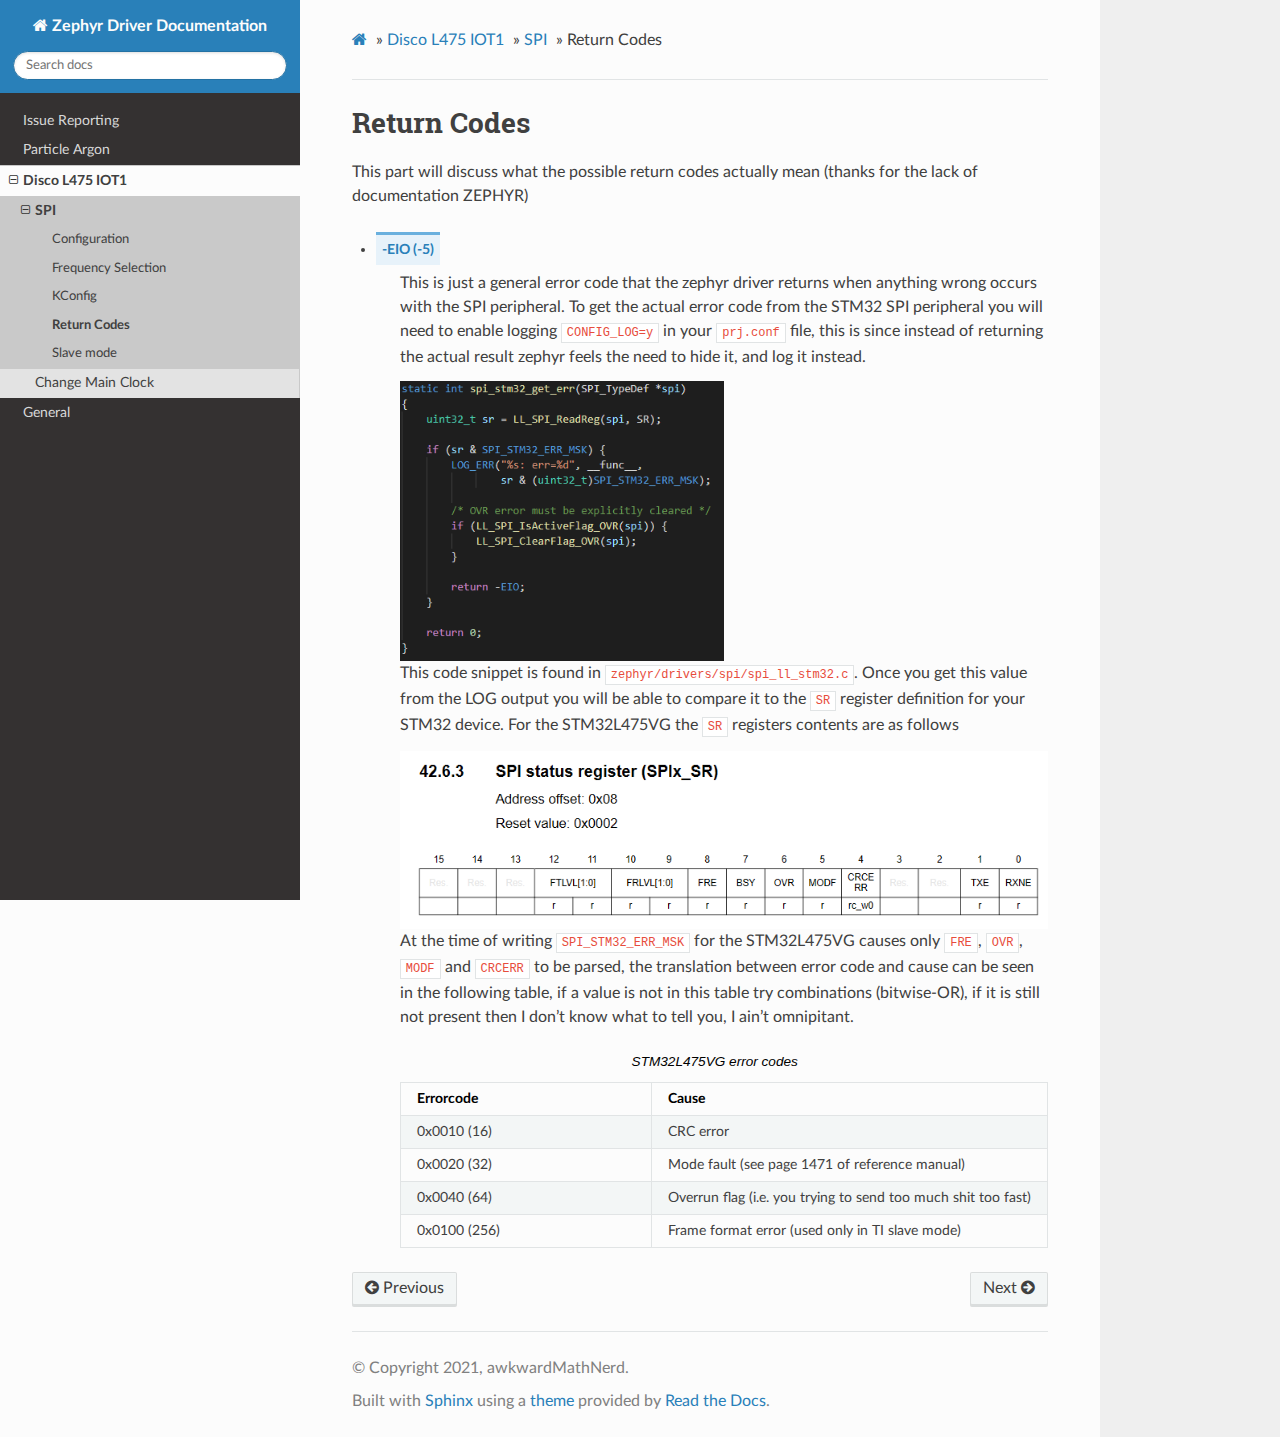
<file: disco_l475_iot1/spi/return_codes.html>
<!DOCTYPE html>
<html class="writer-html5" lang="en" >
<head>
  <meta charset="utf-8" />
  
  <meta name="viewport" content="width=device-width, initial-scale=1.0" />
  
  <title>Return Codes &mdash; Zephyr Driver Documentation 0.0.1 documentation</title>
  

  
  <link rel="stylesheet" href="../../_static/css/theme.css" type="text/css" />
  <link rel="stylesheet" href="../../_static/pygments.css" type="text/css" />
  <link rel="stylesheet" href="../../_static/css/blue_highlight.css" type="text/css" />

  
  

  
  

  

  
  <!--[if lt IE 9]>
    <script src="../../_static/js/html5shiv.min.js"></script>
  <![endif]-->
  
    
      <script type="text/javascript" id="documentation_options" data-url_root="../../" src="../../_static/documentation_options.js"></script>
        <script src="../../_static/jquery.js"></script>
        <script src="../../_static/underscore.js"></script>
        <script src="../../_static/doctools.js"></script>
    
    <script type="text/javascript" src="../../_static/js/theme.js"></script>

    
    <link rel="index" title="Index" href="../../genindex.html" />
    <link rel="search" title="Search" href="../../search.html" />
    <link rel="next" title="Slave mode" href="slave_mode.html" />
    <link rel="prev" title="KConfig" href="kconfig.html" /> 
</head>

<body class="wy-body-for-nav">

   
  <div class="wy-grid-for-nav">
    
    <nav data-toggle="wy-nav-shift" class="wy-nav-side">
      <div class="wy-side-scroll">
        <div class="wy-side-nav-search" >
          

          
            <a href="../../index.html" class="icon icon-home"> Zephyr Driver Documentation
          

          
          </a>

          
            
            
          

          
<div role="search">
  <form id="rtd-search-form" class="wy-form" action="../../search.html" method="get">
    <input type="text" name="q" placeholder="Search docs" />
    <input type="hidden" name="check_keywords" value="yes" />
    <input type="hidden" name="area" value="default" />
  </form>
</div>

          
        </div>

        
        <div class="wy-menu wy-menu-vertical" data-spy="affix" role="navigation" aria-label="main navigation">
          
            
            
              
            
            
              <ul class="current">
<li class="toctree-l1"><a class="reference internal" href="../../issues.html">Issue Reporting</a></li>
<li class="toctree-l1"><a class="reference internal" href="../../particle_argon/index.html">Particle Argon</a></li>
<li class="toctree-l1 current"><a class="reference internal" href="../index.html">Disco L475 IOT1</a><ul class="current">
<li class="toctree-l2 current"><a class="reference internal" href="index.html">SPI</a><ul class="current">
<li class="toctree-l3"><a class="reference internal" href="configuration.html">Configuration</a></li>
<li class="toctree-l3"><a class="reference internal" href="frequency_selection.html">Frequency Selection</a></li>
<li class="toctree-l3"><a class="reference internal" href="kconfig.html">KConfig</a></li>
<li class="toctree-l3 current"><a class="current reference internal" href="#">Return Codes</a><ul class="simple">
</ul>
</li>
<li class="toctree-l3"><a class="reference internal" href="slave_mode.html">Slave mode</a></li>
</ul>
</li>
<li class="toctree-l2"><a class="reference internal" href="../change_main_clock.html">Change Main Clock</a></li>
</ul>
</li>
<li class="toctree-l1"><a class="reference internal" href="../../general/index.html">General</a></li>
</ul>

            
          
        </div>
        
      </div>
    </nav>

    <section data-toggle="wy-nav-shift" class="wy-nav-content-wrap">

      
      <nav class="wy-nav-top" aria-label="top navigation">
        
          <i data-toggle="wy-nav-top" class="fa fa-bars"></i>
          <a href="../../index.html">Zephyr Driver Documentation</a>
        
      </nav>


      <div class="wy-nav-content">
        
        <div class="rst-content">
        
          

















<div role="navigation" aria-label="breadcrumbs navigation">

  <ul class="wy-breadcrumbs">
    
      <li><a href="../../index.html" class="icon icon-home"></a> &raquo;</li>
        
          <li><a href="../index.html">Disco L475 IOT1</a> &raquo;</li>
        
          <li><a href="index.html">SPI</a> &raquo;</li>
        
      <li>Return Codes</li>
    
    
      <li class="wy-breadcrumbs-aside">
        
          
        
      </li>
    
  </ul>

  
  <hr/>
</div>
          <div role="main" class="document" itemscope="itemscope" itemtype="http://schema.org/Article">
           <div itemprop="articleBody">
            
  <div class="section" id="return-codes">
<h1>Return Codes<a class="headerlink" href="#return-codes" title="Permalink to this headline">¶</a></h1>
<div class="toctree-wrapper compound">
</div>
<p>This part will discuss what the possible return codes actually mean (thanks for the lack of documentation ZEPHYR)</p>
<ul>
<li><dl>
<dt>-EIO (-5)</dt><dd><p>This is just a general error code that the zephyr driver returns when anything wrong occurs with the SPI peripheral.
To get the actual error code from the STM32 SPI peripheral you will need to enable logging <code class="docutils literal notranslate"><span class="pre">CONFIG_LOG=y</span></code> in your <code class="docutils literal notranslate"><span class="pre">prj.conf</span></code> file,
this is since instead of returning the actual result zephyr feels the need to hide it, and log it instead.</p>
<a class="reference internal image-reference" href="../../_images/get_err.png"><img alt="../../_images/get_err.png" src="../../_images/get_err.png" style="width: 50%;" /></a>
<p>This code snippet is found in <code class="docutils literal notranslate"><span class="pre">zephyr/drivers/spi/spi_ll_stm32.c</span></code>. Once you get this value from the LOG output you will be able to
compare it to the <code class="docutils literal notranslate"><span class="pre">SR</span></code> register definition for your STM32 device. For the STM32L475VG the <code class="docutils literal notranslate"><span class="pre">SR</span></code> registers contents are as follows</p>
<a class="reference internal image-reference" href="../../_images/sr_reg.png"><img alt="../../_images/sr_reg.png" src="../../_images/sr_reg.png" style="width: 100%;" /></a>
<p>At the time of writing <code class="docutils literal notranslate"><span class="pre">SPI_STM32_ERR_MSK</span></code> for the STM32L475VG causes only <code class="docutils literal notranslate"><span class="pre">FRE</span></code>, <code class="docutils literal notranslate"><span class="pre">OVR</span></code>, <code class="docutils literal notranslate"><span class="pre">MODF</span></code> and <code class="docutils literal notranslate"><span class="pre">CRCERR</span></code> to be parsed,
the translation between error code and cause can be seen in the following table, if a value is not in this table try combinations (bitwise-OR),
if it is still not present then I don’t know what to tell you, I ain’t omnipitant.</p>
<table class="docutils align-default" id="id1">
<caption><span class="caption-text">STM32L475VG error codes</span><a class="headerlink" href="#id1" title="Permalink to this table">¶</a></caption>
<colgroup>
<col style="width: 50%" />
<col style="width: 50%" />
</colgroup>
<thead>
<tr class="row-odd"><th class="head"><p>Errorcode</p></th>
<th class="head"><p>Cause</p></th>
</tr>
</thead>
<tbody>
<tr class="row-even"><td><p>0x0010 (16)</p></td>
<td><p>CRC error</p></td>
</tr>
<tr class="row-odd"><td><p>0x0020 (32)</p></td>
<td><p>Mode fault (see page 1471 of reference manual)</p></td>
</tr>
<tr class="row-even"><td><p>0x0040 (64)</p></td>
<td><p>Overrun flag (i.e. you trying to send too much shit too fast)</p></td>
</tr>
<tr class="row-odd"><td><p>0x0100 (256)</p></td>
<td><p>Frame format error (used only in TI slave mode)</p></td>
</tr>
</tbody>
</table>
</dd>
</dl>
</li>
</ul>
</div>


           </div>
           
          </div>
          <footer>
    <div class="rst-footer-buttons" role="navigation" aria-label="footer navigation">
        <a href="slave_mode.html" class="btn btn-neutral float-right" title="Slave mode" accesskey="n" rel="next">Next <span class="fa fa-arrow-circle-right" aria-hidden="true"></span></a>
        <a href="kconfig.html" class="btn btn-neutral float-left" title="KConfig" accesskey="p" rel="prev"><span class="fa fa-arrow-circle-left" aria-hidden="true"></span> Previous</a>
    </div>

  <hr/>

  <div role="contentinfo">
    <p>
        &#169; Copyright 2021, awkwardMathNerd.

    </p>
  </div>
    
    
    
    Built with <a href="https://www.sphinx-doc.org/">Sphinx</a> using a
    
    <a href="https://github.com/readthedocs/sphinx_rtd_theme">theme</a>
    
    provided by <a href="https://readthedocs.org">Read the Docs</a>. 

</footer>
        </div>
      </div>

    </section>

  </div>
  

  <script type="text/javascript">
      jQuery(function () {
          SphinxRtdTheme.Navigation.enable(true);
      });
  </script>

  
  
    
   

</body>
</html>
</file>
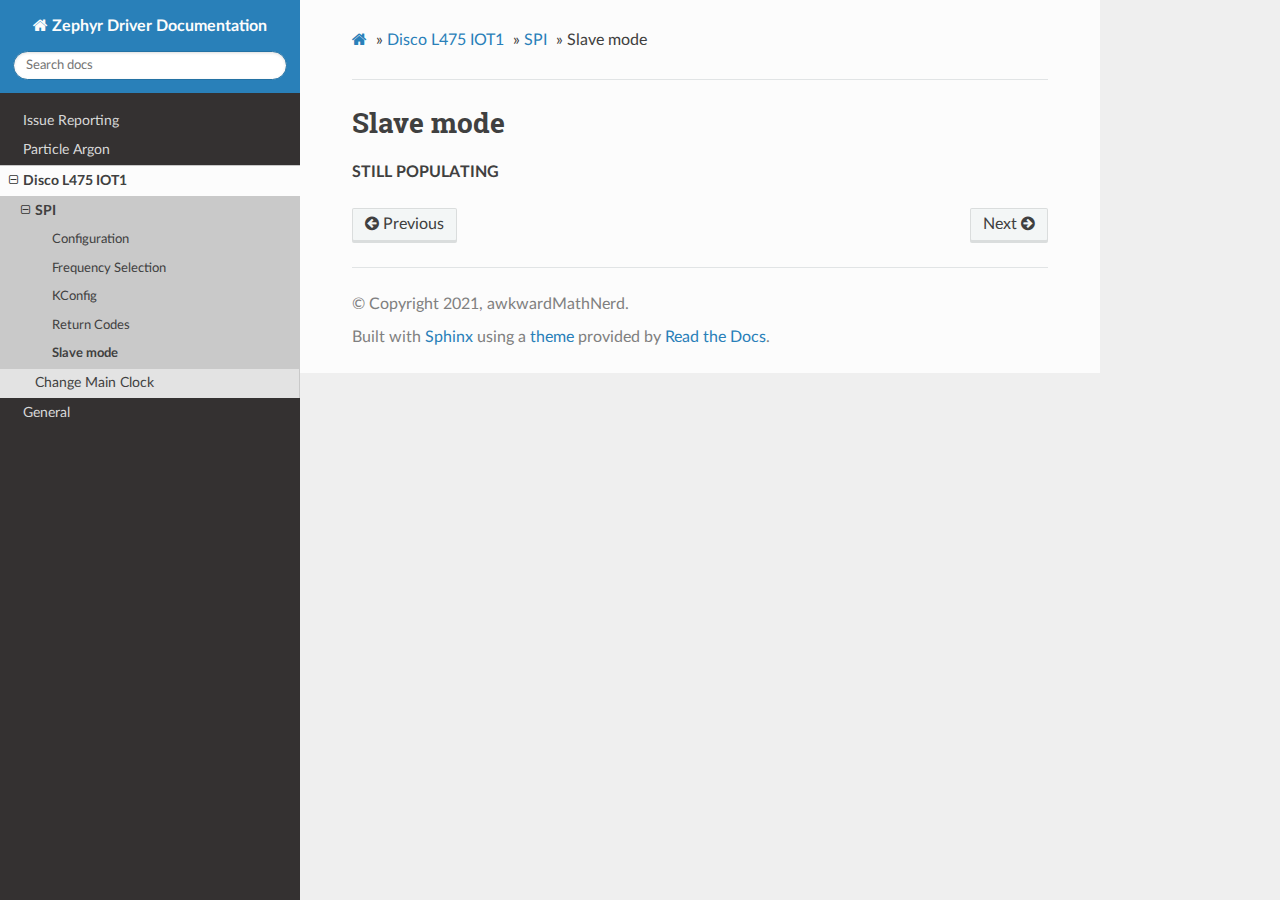
<file: disco_l475_iot1/spi/slave_mode.html>
<!DOCTYPE html>
<html class="writer-html5" lang="en" >
<head>
  <meta charset="utf-8" />
  
  <meta name="viewport" content="width=device-width, initial-scale=1.0" />
  
  <title>Slave mode &mdash; Zephyr Driver Documentation 0.0.1 documentation</title>
  

  
  <link rel="stylesheet" href="../../_static/css/theme.css" type="text/css" />
  <link rel="stylesheet" href="../../_static/pygments.css" type="text/css" />
  <link rel="stylesheet" href="../../_static/css/blue_highlight.css" type="text/css" />

  
  

  
  

  

  
  <!--[if lt IE 9]>
    <script src="../../_static/js/html5shiv.min.js"></script>
  <![endif]-->
  
    
      <script type="text/javascript" id="documentation_options" data-url_root="../../" src="../../_static/documentation_options.js"></script>
        <script src="../../_static/jquery.js"></script>
        <script src="../../_static/underscore.js"></script>
        <script src="../../_static/doctools.js"></script>
    
    <script type="text/javascript" src="../../_static/js/theme.js"></script>

    
    <link rel="index" title="Index" href="../../genindex.html" />
    <link rel="search" title="Search" href="../../search.html" />
    <link rel="next" title="Change Main Clock" href="../change_main_clock.html" />
    <link rel="prev" title="Return Codes" href="return_codes.html" /> 
</head>

<body class="wy-body-for-nav">

   
  <div class="wy-grid-for-nav">
    
    <nav data-toggle="wy-nav-shift" class="wy-nav-side">
      <div class="wy-side-scroll">
        <div class="wy-side-nav-search" >
          

          
            <a href="../../index.html" class="icon icon-home"> Zephyr Driver Documentation
          

          
          </a>

          
            
            
          

          
<div role="search">
  <form id="rtd-search-form" class="wy-form" action="../../search.html" method="get">
    <input type="text" name="q" placeholder="Search docs" />
    <input type="hidden" name="check_keywords" value="yes" />
    <input type="hidden" name="area" value="default" />
  </form>
</div>

          
        </div>

        
        <div class="wy-menu wy-menu-vertical" data-spy="affix" role="navigation" aria-label="main navigation">
          
            
            
              
            
            
              <ul class="current">
<li class="toctree-l1"><a class="reference internal" href="../../issues.html">Issue Reporting</a></li>
<li class="toctree-l1"><a class="reference internal" href="../../particle_argon/index.html">Particle Argon</a></li>
<li class="toctree-l1 current"><a class="reference internal" href="../index.html">Disco L475 IOT1</a><ul class="current">
<li class="toctree-l2 current"><a class="reference internal" href="index.html">SPI</a><ul class="current">
<li class="toctree-l3"><a class="reference internal" href="configuration.html">Configuration</a></li>
<li class="toctree-l3"><a class="reference internal" href="frequency_selection.html">Frequency Selection</a></li>
<li class="toctree-l3"><a class="reference internal" href="kconfig.html">KConfig</a></li>
<li class="toctree-l3"><a class="reference internal" href="return_codes.html">Return Codes</a></li>
<li class="toctree-l3 current"><a class="current reference internal" href="#">Slave mode</a><ul class="simple">
</ul>
</li>
</ul>
</li>
<li class="toctree-l2"><a class="reference internal" href="../change_main_clock.html">Change Main Clock</a></li>
</ul>
</li>
<li class="toctree-l1"><a class="reference internal" href="../../general/index.html">General</a></li>
</ul>

            
          
        </div>
        
      </div>
    </nav>

    <section data-toggle="wy-nav-shift" class="wy-nav-content-wrap">

      
      <nav class="wy-nav-top" aria-label="top navigation">
        
          <i data-toggle="wy-nav-top" class="fa fa-bars"></i>
          <a href="../../index.html">Zephyr Driver Documentation</a>
        
      </nav>


      <div class="wy-nav-content">
        
        <div class="rst-content">
        
          

















<div role="navigation" aria-label="breadcrumbs navigation">

  <ul class="wy-breadcrumbs">
    
      <li><a href="../../index.html" class="icon icon-home"></a> &raquo;</li>
        
          <li><a href="../index.html">Disco L475 IOT1</a> &raquo;</li>
        
          <li><a href="index.html">SPI</a> &raquo;</li>
        
      <li>Slave mode</li>
    
    
      <li class="wy-breadcrumbs-aside">
        
          
        
      </li>
    
  </ul>

  
  <hr/>
</div>
          <div role="main" class="document" itemscope="itemscope" itemtype="http://schema.org/Article">
           <div itemprop="articleBody">
            
  <div class="section" id="slave-mode">
<h1>Slave mode<a class="headerlink" href="#slave-mode" title="Permalink to this headline">¶</a></h1>
<div class="toctree-wrapper compound">
</div>
<p><strong>STILL POPULATING</strong></p>
</div>


           </div>
           
          </div>
          <footer>
    <div class="rst-footer-buttons" role="navigation" aria-label="footer navigation">
        <a href="../change_main_clock.html" class="btn btn-neutral float-right" title="Change Main Clock" accesskey="n" rel="next">Next <span class="fa fa-arrow-circle-right" aria-hidden="true"></span></a>
        <a href="return_codes.html" class="btn btn-neutral float-left" title="Return Codes" accesskey="p" rel="prev"><span class="fa fa-arrow-circle-left" aria-hidden="true"></span> Previous</a>
    </div>

  <hr/>

  <div role="contentinfo">
    <p>
        &#169; Copyright 2021, awkwardMathNerd.

    </p>
  </div>
    
    
    
    Built with <a href="https://www.sphinx-doc.org/">Sphinx</a> using a
    
    <a href="https://github.com/readthedocs/sphinx_rtd_theme">theme</a>
    
    provided by <a href="https://readthedocs.org">Read the Docs</a>. 

</footer>
        </div>
      </div>

    </section>

  </div>
  

  <script type="text/javascript">
      jQuery(function () {
          SphinxRtdTheme.Navigation.enable(true);
      });
  </script>

  
  
    
   

</body>
</html>
</file>
<file: _static/css/theme.css>
html{box-sizing:border-box}*,:after,:before{box-sizing:inherit}article,aside,details,figcaption,figure,footer,header,hgroup,nav,section{display:block}audio,canvas,video{display:inline-block;*display:inline;*zoom:1}[hidden],audio:not([controls]){display:none}*{-webkit-box-sizing:border-box;-moz-box-sizing:border-box;box-sizing:border-box}html{font-size:100%;-webkit-text-size-adjust:100%;-ms-text-size-adjust:100%}body{margin:0}a:active,a:hover{outline:0}abbr[title]{border-bottom:1px dotted}b,strong{font-weight:700}blockquote{margin:0}dfn{font-style:italic}ins{background:#ff9;text-decoration:none}ins,mark{color:#000}mark{background:#ff0;font-style:italic;font-weight:700}.rst-content code,.rst-content tt,code,kbd,pre,samp{font-family:monospace,serif;_font-family:courier new,monospace;font-size:1em}pre{white-space:pre}q{quotes:none}q:after,q:before{content:"";content:none}small{font-size:85%}sub,sup{font-size:75%;line-height:0;position:relative;vertical-align:baseline}sup{top:-.5em}sub{bottom:-.25em}dl,ol,ul{margin:0;padding:0;list-style:none;list-style-image:none}li{list-style:none}dd{margin:0}img{border:0;-ms-interpolation-mode:bicubic;vertical-align:middle;max-width:100%}svg:not(:root){overflow:hidden}figure,form{margin:0}label{cursor:pointer}button,input,select,textarea{font-size:100%;margin:0;vertical-align:baseline;*vertical-align:middle}button,input{line-height:normal}button,input[type=button],input[type=reset],input[type=submit]{cursor:pointer;-webkit-appearance:button;*overflow:visible}button[disabled],input[disabled]{cursor:default}input[type=search]{-webkit-appearance:textfield;-moz-box-sizing:content-box;-webkit-box-sizing:content-box;box-sizing:content-box}textarea{resize:vertical}table{border-collapse:collapse;border-spacing:0}td{vertical-align:top}.chromeframe{margin:.2em 0;background:#ccc;color:#000;padding:.2em 0}.ir{display:block;border:0;text-indent:-999em;overflow:hidden;background-color:transparent;background-repeat:no-repeat;text-align:left;direction:ltr;*line-height:0}.ir br{display:none}.hidden{display:none!important;visibility:hidden}.visuallyhidden{border:0;clip:rect(0 0 0 0);height:1px;margin:-1px;overflow:hidden;padding:0;position:absolute;width:1px}.visuallyhidden.focusable:active,.visuallyhidden.focusable:focus{clip:auto;height:auto;margin:0;overflow:visible;position:static;width:auto}.invisible{visibility:hidden}.relative{position:relative}big,small{font-size:100%}@media print{body,html,section{background:none!important}*{box-shadow:none!important;text-shadow:none!important;filter:none!important;-ms-filter:none!important}a,a:visited{text-decoration:underline}.ir a:after,a[href^="#"]:after,a[href^="javascript:"]:after{content:""}blockquote,pre{page-break-inside:avoid}thead{display:table-header-group}img,tr{page-break-inside:avoid}img{max-width:100%!important}@page{margin:.5cm}.rst-content .toctree-wrapper>p.caption,h2,h3,p{orphans:3;widows:3}.rst-content .toctree-wrapper>p.caption,h2,h3{page-break-after:avoid}}.btn,.fa:before,.icon:before,.rst-content .admonition,.rst-content .admonition-title:before,.rst-content .admonition-todo,.rst-content .attention,.rst-content .caution,.rst-content .code-block-caption .headerlink:before,.rst-content .danger,.rst-content .error,.rst-content .hint,.rst-content .important,.rst-content .note,.rst-content .seealso,.rst-content .tip,.rst-content .warning,.rst-content code.download span:first-child:before,.rst-content dl dt .headerlink:before,.rst-content h1 .headerlink:before,.rst-content h2 .headerlink:before,.rst-content h3 .headerlink:before,.rst-content h4 .headerlink:before,.rst-content h5 .headerlink:before,.rst-content h6 .headerlink:before,.rst-content p.caption .headerlink:before,.rst-content table>caption .headerlink:before,.rst-content tt.download span:first-child:before,.wy-alert,.wy-dropdown .caret:before,.wy-inline-validate.wy-inline-validate-danger .wy-input-context:before,.wy-inline-validate.wy-inline-validate-info .wy-input-context:before,.wy-inline-validate.wy-inline-validate-success .wy-input-context:before,.wy-inline-validate.wy-inline-validate-warning .wy-input-context:before,.wy-menu-vertical li.current>a,.wy-menu-vertical li.current>a span.toctree-expand:before,.wy-menu-vertical li.on a,.wy-menu-vertical li.on a span.toctree-expand:before,.wy-menu-vertical li span.toctree-expand:before,.wy-nav-top a,.wy-side-nav-search .wy-dropdown>a,.wy-side-nav-search>a,input[type=color],input[type=date],input[type=datetime-local],input[type=datetime],input[type=email],input[type=month],input[type=number],input[type=password],input[type=search],input[type=tel],input[type=text],input[type=time],input[type=url],input[type=week],select,textarea{-webkit-font-smoothing:antialiased}.clearfix{*zoom:1}.clearfix:after,.clearfix:before{display:table;content:""}.clearfix:after{clear:both}/*!
 *  Font Awesome 4.7.0 by @davegandy - http://fontawesome.io - @fontawesome
 *  License - http://fontawesome.io/license (Font: SIL OFL 1.1, CSS: MIT License)
 */@font-face{font-family:FontAwesome;src:url(fonts/fontawesome-webfont.eot?674f50d287a8c48dc19ba404d20fe713);src:url(fonts/fontawesome-webfont.eot?674f50d287a8c48dc19ba404d20fe713?#iefix&v=4.7.0) format("embedded-opentype"),url(fonts/fontawesome-webfont.woff2?af7ae505a9eed503f8b8e6982036873e) format("woff2"),url(fonts/fontawesome-webfont.woff?fee66e712a8a08eef5805a46892932ad) format("woff"),url(fonts/fontawesome-webfont.ttf?b06871f281fee6b241d60582ae9369b9) format("truetype"),url(fonts/fontawesome-webfont.svg?912ec66d7572ff821749319396470bde#fontawesomeregular) format("svg");font-weight:400;font-style:normal}.fa,.icon,.rst-content .admonition-title,.rst-content .code-block-caption .headerlink,.rst-content code.download span:first-child,.rst-content dl dt .headerlink,.rst-content h1 .headerlink,.rst-content h2 .headerlink,.rst-content h3 .headerlink,.rst-content h4 .headerlink,.rst-content h5 .headerlink,.rst-content h6 .headerlink,.rst-content p.caption .headerlink,.rst-content table>caption .headerlink,.rst-content tt.download span:first-child,.wy-menu-vertical li.current>a span.toctree-expand,.wy-menu-vertical li.on a span.toctree-expand,.wy-menu-vertical li span.toctree-expand{display:inline-block;font:normal normal normal 14px/1 FontAwesome;font-size:inherit;text-rendering:auto;-webkit-font-smoothing:antialiased;-moz-osx-font-smoothing:grayscale}.fa-lg{font-size:1.33333em;line-height:.75em;vertical-align:-15%}.fa-2x{font-size:2em}.fa-3x{font-size:3em}.fa-4x{font-size:4em}.fa-5x{font-size:5em}.fa-fw{width:1.28571em;text-align:center}.fa-ul{padding-left:0;margin-left:2.14286em;list-style-type:none}.fa-ul>li{position:relative}.fa-li{position:absolute;left:-2.14286em;width:2.14286em;top:.14286em;text-align:center}.fa-li.fa-lg{left:-1.85714em}.fa-border{padding:.2em .25em .15em;border:.08em solid #eee;border-radius:.1em}.fa-pull-left{float:left}.fa-pull-right{float:right}.fa-pull-left.icon,.fa.fa-pull-left,.rst-content .code-block-caption .fa-pull-left.headerlink,.rst-content .fa-pull-left.admonition-title,.rst-content code.download span.fa-pull-left:first-child,.rst-content dl dt .fa-pull-left.headerlink,.rst-content h1 .fa-pull-left.headerlink,.rst-content h2 .fa-pull-left.headerlink,.rst-content h3 .fa-pull-left.headerlink,.rst-content h4 .fa-pull-left.headerlink,.rst-content h5 .fa-pull-left.headerlink,.rst-content h6 .fa-pull-left.headerlink,.rst-content p.caption .fa-pull-left.headerlink,.rst-content table>caption .fa-pull-left.headerlink,.rst-content tt.download span.fa-pull-left:first-child,.wy-menu-vertical li.current>a span.fa-pull-left.toctree-expand,.wy-menu-vertical li.on a span.fa-pull-left.toctree-expand,.wy-menu-vertical li span.fa-pull-left.toctree-expand{margin-right:.3em}.fa-pull-right.icon,.fa.fa-pull-right,.rst-content .code-block-caption .fa-pull-right.headerlink,.rst-content .fa-pull-right.admonition-title,.rst-content code.download span.fa-pull-right:first-child,.rst-content dl dt .fa-pull-right.headerlink,.rst-content h1 .fa-pull-right.headerlink,.rst-content h2 .fa-pull-right.headerlink,.rst-content h3 .fa-pull-right.headerlink,.rst-content h4 .fa-pull-right.headerlink,.rst-content h5 .fa-pull-right.headerlink,.rst-content h6 .fa-pull-right.headerlink,.rst-content p.caption .fa-pull-right.headerlink,.rst-content table>caption .fa-pull-right.headerlink,.rst-content tt.download span.fa-pull-right:first-child,.wy-menu-vertical li.current>a span.fa-pull-right.toctree-expand,.wy-menu-vertical li.on a span.fa-pull-right.toctree-expand,.wy-menu-vertical li span.fa-pull-right.toctree-expand{margin-left:.3em}.pull-right{float:right}.pull-left{float:left}.fa.pull-left,.pull-left.icon,.rst-content .code-block-caption .pull-left.headerlink,.rst-content .pull-left.admonition-title,.rst-content code.download span.pull-left:first-child,.rst-content dl dt .pull-left.headerlink,.rst-content h1 .pull-left.headerlink,.rst-content h2 .pull-left.headerlink,.rst-content h3 .pull-left.headerlink,.rst-content h4 .pull-left.headerlink,.rst-content h5 .pull-left.headerlink,.rst-content h6 .pull-left.headerlink,.rst-content p.caption .pull-left.headerlink,.rst-content table>caption .pull-left.headerlink,.rst-content tt.download span.pull-left:first-child,.wy-menu-vertical li.current>a span.pull-left.toctree-expand,.wy-menu-vertical li.on a span.pull-left.toctree-expand,.wy-menu-vertical li span.pull-left.toctree-expand{margin-right:.3em}.fa.pull-right,.pull-right.icon,.rst-content .code-block-caption .pull-right.headerlink,.rst-content .pull-right.admonition-title,.rst-content code.download span.pull-right:first-child,.rst-content dl dt .pull-right.headerlink,.rst-content h1 .pull-right.headerlink,.rst-content h2 .pull-right.headerlink,.rst-content h3 .pull-right.headerlink,.rst-content h4 .pull-right.headerlink,.rst-content h5 .pull-right.headerlink,.rst-content h6 .pull-right.headerlink,.rst-content p.caption .pull-right.headerlink,.rst-content table>caption .pull-right.headerlink,.rst-content tt.download span.pull-right:first-child,.wy-menu-vertical li.current>a span.pull-right.toctree-expand,.wy-menu-vertical li.on a span.pull-right.toctree-expand,.wy-menu-vertical li span.pull-right.toctree-expand{margin-left:.3em}.fa-spin{-webkit-animation:fa-spin 2s linear infinite;animation:fa-spin 2s linear infinite}.fa-pulse{-webkit-animation:fa-spin 1s steps(8) infinite;animation:fa-spin 1s steps(8) infinite}@-webkit-keyframes fa-spin{0%{-webkit-transform:rotate(0deg);transform:rotate(0deg)}to{-webkit-transform:rotate(359deg);transform:rotate(359deg)}}@keyframes fa-spin{0%{-webkit-transform:rotate(0deg);transform:rotate(0deg)}to{-webkit-transform:rotate(359deg);transform:rotate(359deg)}}.fa-rotate-90{-ms-filter:"progid:DXImageTransform.Microsoft.BasicImage(rotation=1)";-webkit-transform:rotate(90deg);-ms-transform:rotate(90deg);transform:rotate(90deg)}.fa-rotate-180{-ms-filter:"progid:DXImageTransform.Microsoft.BasicImage(rotation=2)";-webkit-transform:rotate(180deg);-ms-transform:rotate(180deg);transform:rotate(180deg)}.fa-rotate-270{-ms-filter:"progid:DXImageTransform.Microsoft.BasicImage(rotation=3)";-webkit-transform:rotate(270deg);-ms-transform:rotate(270deg);transform:rotate(270deg)}.fa-flip-horizontal{-ms-filter:"progid:DXImageTransform.Microsoft.BasicImage(rotation=0, mirror=1)";-webkit-transform:scaleX(-1);-ms-transform:scaleX(-1);transform:scaleX(-1)}.fa-flip-vertical{-ms-filter:"progid:DXImageTransform.Microsoft.BasicImage(rotation=2, mirror=1)";-webkit-transform:scaleY(-1);-ms-transform:scaleY(-1);transform:scaleY(-1)}:root .fa-flip-horizontal,:root .fa-flip-vertical,:root .fa-rotate-90,:root .fa-rotate-180,:root .fa-rotate-270{filter:none}.fa-stack{position:relative;display:inline-block;width:2em;height:2em;line-height:2em;vertical-align:middle}.fa-stack-1x,.fa-stack-2x{position:absolute;left:0;width:100%;text-align:center}.fa-stack-1x{line-height:inherit}.fa-stack-2x{font-size:2em}.fa-inverse{color:#fff}.fa-glass:before{content:""}.fa-music:before{content:""}.fa-search:before,.icon-search:before{content:""}.fa-envelope-o:before{content:""}.fa-heart:before{content:""}.fa-star:before{content:""}.fa-star-o:before{content:""}.fa-user:before{content:""}.fa-film:before{content:""}.fa-th-large:before{content:""}.fa-th:before{content:""}.fa-th-list:before{content:""}.fa-check:before{content:""}.fa-close:before,.fa-remove:before,.fa-times:before{content:""}.fa-search-plus:before{content:""}.fa-search-minus:before{content:""}.fa-power-off:before{content:""}.fa-signal:before{content:""}.fa-cog:before,.fa-gear:before{content:""}.fa-trash-o:before{content:""}.fa-home:before,.icon-home:before{content:""}.fa-file-o:before{content:""}.fa-clock-o:before{content:""}.fa-road:before{content:""}.fa-download:before,.rst-content code.download span:first-child:before,.rst-content tt.download span:first-child:before{content:""}.fa-arrow-circle-o-down:before{content:""}.fa-arrow-circle-o-up:before{content:""}.fa-inbox:before{content:""}.fa-play-circle-o:before{content:""}.fa-repeat:before,.fa-rotate-right:before{content:""}.fa-refresh:before{content:""}.fa-list-alt:before{content:""}.fa-lock:before{content:""}.fa-flag:before{content:""}.fa-headphones:before{content:""}.fa-volume-off:before{content:""}.fa-volume-down:before{content:""}.fa-volume-up:before{content:""}.fa-qrcode:before{content:""}.fa-barcode:before{content:""}.fa-tag:before{content:""}.fa-tags:before{content:""}.fa-book:before,.icon-book:before{content:""}.fa-bookmark:before{content:""}.fa-print:before{content:""}.fa-camera:before{content:""}.fa-font:before{content:""}.fa-bold:before{content:""}.fa-italic:before{content:""}.fa-text-height:before{content:""}.fa-text-width:before{content:""}.fa-align-left:before{content:""}.fa-align-center:before{content:""}.fa-align-right:before{content:""}.fa-align-justify:before{content:""}.fa-list:before{content:""}.fa-dedent:before,.fa-outdent:before{content:""}.fa-indent:before{content:""}.fa-video-camera:before{content:""}.fa-image:before,.fa-photo:before,.fa-picture-o:before{content:""}.fa-pencil:before{content:""}.fa-map-marker:before{content:""}.fa-adjust:before{content:""}.fa-tint:before{content:""}.fa-edit:before,.fa-pencil-square-o:before{content:""}.fa-share-square-o:before{content:""}.fa-check-square-o:before{content:""}.fa-arrows:before{content:""}.fa-step-backward:before{content:""}.fa-fast-backward:before{content:""}.fa-backward:before{content:""}.fa-play:before{content:""}.fa-pause:before{content:""}.fa-stop:before{content:""}.fa-forward:before{content:""}.fa-fast-forward:before{content:""}.fa-step-forward:before{content:""}.fa-eject:before{content:""}.fa-chevron-left:before{content:""}.fa-chevron-right:before{content:""}.fa-plus-circle:before{content:""}.fa-minus-circle:before{content:""}.fa-times-circle:before,.wy-inline-validate.wy-inline-validate-danger .wy-input-context:before{content:""}.fa-check-circle:before,.wy-inline-validate.wy-inline-validate-success .wy-input-context:before{content:""}.fa-question-circle:before{content:""}.fa-info-circle:before{content:""}.fa-crosshairs:before{content:""}.fa-times-circle-o:before{content:""}.fa-check-circle-o:before{content:""}.fa-ban:before{content:""}.fa-arrow-left:before{content:""}.fa-arrow-right:before{content:""}.fa-arrow-up:before{content:""}.fa-arrow-down:before{content:""}.fa-mail-forward:before,.fa-share:before{content:""}.fa-expand:before{content:""}.fa-compress:before{content:""}.fa-plus:before{content:""}.fa-minus:before{content:""}.fa-asterisk:before{content:""}.fa-exclamation-circle:before,.rst-content .admonition-title:before,.wy-inline-validate.wy-inline-validate-info .wy-input-context:before,.wy-inline-validate.wy-inline-validate-warning .wy-input-context:before{content:""}.fa-gift:before{content:""}.fa-leaf:before{content:""}.fa-fire:before,.icon-fire:before{content:""}.fa-eye:before{content:""}.fa-eye-slash:before{content:""}.fa-exclamation-triangle:before,.fa-warning:before{content:""}.fa-plane:before{content:""}.fa-calendar:before{content:""}.fa-random:before{content:""}.fa-comment:before{content:""}.fa-magnet:before{content:""}.fa-chevron-up:before{content:""}.fa-chevron-down:before{content:""}.fa-retweet:before{content:""}.fa-shopping-cart:before{content:""}.fa-folder:before{content:""}.fa-folder-open:before{content:""}.fa-arrows-v:before{content:""}.fa-arrows-h:before{content:""}.fa-bar-chart-o:before,.fa-bar-chart:before{content:""}.fa-twitter-square:before{content:""}.fa-facebook-square:before{content:""}.fa-camera-retro:before{content:""}.fa-key:before{content:""}.fa-cogs:before,.fa-gears:before{content:""}.fa-comments:before{content:""}.fa-thumbs-o-up:before{content:""}.fa-thumbs-o-down:before{content:""}.fa-star-half:before{content:""}.fa-heart-o:before{content:""}.fa-sign-out:before{content:""}.fa-linkedin-square:before{content:""}.fa-thumb-tack:before{content:""}.fa-external-link:before{content:""}.fa-sign-in:before{content:""}.fa-trophy:before{content:""}.fa-github-square:before{content:""}.fa-upload:before{content:""}.fa-lemon-o:before{content:""}.fa-phone:before{content:""}.fa-square-o:before{content:""}.fa-bookmark-o:before{content:""}.fa-phone-square:before{content:""}.fa-twitter:before{content:""}.fa-facebook-f:before,.fa-facebook:before{content:""}.fa-github:before,.icon-github:before{content:""}.fa-unlock:before{content:""}.fa-credit-card:before{content:""}.fa-feed:before,.fa-rss:before{content:""}.fa-hdd-o:before{content:""}.fa-bullhorn:before{content:""}.fa-bell:before{content:""}.fa-certificate:before{content:""}.fa-hand-o-right:before{content:""}.fa-hand-o-left:before{content:""}.fa-hand-o-up:before{content:""}.fa-hand-o-down:before{content:""}.fa-arrow-circle-left:before,.icon-circle-arrow-left:before{content:""}.fa-arrow-circle-right:before,.icon-circle-arrow-right:before{content:""}.fa-arrow-circle-up:before{content:""}.fa-arrow-circle-down:before{content:""}.fa-globe:before{content:""}.fa-wrench:before{content:""}.fa-tasks:before{content:""}.fa-filter:before{content:""}.fa-briefcase:before{content:""}.fa-arrows-alt:before{content:""}.fa-group:before,.fa-users:before{content:""}.fa-chain:before,.fa-link:before,.icon-link:before{content:""}.fa-cloud:before{content:""}.fa-flask:before{content:""}.fa-cut:before,.fa-scissors:before{content:""}.fa-copy:before,.fa-files-o:before{content:""}.fa-paperclip:before{content:""}.fa-floppy-o:before,.fa-save:before{content:""}.fa-square:before{content:""}.fa-bars:before,.fa-navicon:before,.fa-reorder:before{content:""}.fa-list-ul:before{content:""}.fa-list-ol:before{content:""}.fa-strikethrough:before{content:""}.fa-underline:before{content:""}.fa-table:before{content:""}.fa-magic:before{content:""}.fa-truck:before{content:""}.fa-pinterest:before{content:""}.fa-pinterest-square:before{content:""}.fa-google-plus-square:before{content:""}.fa-google-plus:before{content:""}.fa-money:before{content:""}.fa-caret-down:before,.icon-caret-down:before,.wy-dropdown .caret:before{content:""}.fa-caret-up:before{content:""}.fa-caret-left:before{content:""}.fa-caret-right:before{content:""}.fa-columns:before{content:""}.fa-sort:before,.fa-unsorted:before{content:""}.fa-sort-desc:before,.fa-sort-down:before{content:""}.fa-sort-asc:before,.fa-sort-up:before{content:""}.fa-envelope:before{content:""}.fa-linkedin:before{content:""}.fa-rotate-left:before,.fa-undo:before{content:""}.fa-gavel:before,.fa-legal:before{content:""}.fa-dashboard:before,.fa-tachometer:before{content:""}.fa-comment-o:before{content:""}.fa-comments-o:before{content:""}.fa-bolt:before,.fa-flash:before{content:""}.fa-sitemap:before{content:""}.fa-umbrella:before{content:""}.fa-clipboard:before,.fa-paste:before{content:""}.fa-lightbulb-o:before{content:""}.fa-exchange:before{content:""}.fa-cloud-download:before{content:""}.fa-cloud-upload:before{content:""}.fa-user-md:before{content:""}.fa-stethoscope:before{content:""}.fa-suitcase:before{content:""}.fa-bell-o:before{content:""}.fa-coffee:before{content:""}.fa-cutlery:before{content:""}.fa-file-text-o:before{content:""}.fa-building-o:before{content:""}.fa-hospital-o:before{content:""}.fa-ambulance:before{content:""}.fa-medkit:before{content:""}.fa-fighter-jet:before{content:""}.fa-beer:before{content:""}.fa-h-square:before{content:""}.fa-plus-square:before{content:""}.fa-angle-double-left:before{content:""}.fa-angle-double-right:before{content:""}.fa-angle-double-up:before{content:""}.fa-angle-double-down:before{content:""}.fa-angle-left:before{content:""}.fa-angle-right:before{content:""}.fa-angle-up:before{content:""}.fa-angle-down:before{content:""}.fa-desktop:before{content:""}.fa-laptop:before{content:""}.fa-tablet:before{content:""}.fa-mobile-phone:before,.fa-mobile:before{content:""}.fa-circle-o:before{content:""}.fa-quote-left:before{content:""}.fa-quote-right:before{content:""}.fa-spinner:before{content:""}.fa-circle:before{content:""}.fa-mail-reply:before,.fa-reply:before{content:""}.fa-github-alt:before{content:""}.fa-folder-o:before{content:""}.fa-folder-open-o:before{content:""}.fa-smile-o:before{content:""}.fa-frown-o:before{content:""}.fa-meh-o:before{content:""}.fa-gamepad:before{content:""}.fa-keyboard-o:before{content:""}.fa-flag-o:before{content:""}.fa-flag-checkered:before{content:""}.fa-terminal:before{content:""}.fa-code:before{content:""}.fa-mail-reply-all:before,.fa-reply-all:before{content:""}.fa-star-half-empty:before,.fa-star-half-full:before,.fa-star-half-o:before{content:""}.fa-location-arrow:before{content:""}.fa-crop:before{content:""}.fa-code-fork:before{content:""}.fa-chain-broken:before,.fa-unlink:before{content:""}.fa-question:before{content:""}.fa-info:before{content:""}.fa-exclamation:before{content:""}.fa-superscript:before{content:""}.fa-subscript:before{content:""}.fa-eraser:before{content:""}.fa-puzzle-piece:before{content:""}.fa-microphone:before{content:""}.fa-microphone-slash:before{content:""}.fa-shield:before{content:""}.fa-calendar-o:before{content:""}.fa-fire-extinguisher:before{content:""}.fa-rocket:before{content:""}.fa-maxcdn:before{content:""}.fa-chevron-circle-left:before{content:""}.fa-chevron-circle-right:before{content:""}.fa-chevron-circle-up:before{content:""}.fa-chevron-circle-down:before{content:""}.fa-html5:before{content:""}.fa-css3:before{content:""}.fa-anchor:before{content:""}.fa-unlock-alt:before{content:""}.fa-bullseye:before{content:""}.fa-ellipsis-h:before{content:""}.fa-ellipsis-v:before{content:""}.fa-rss-square:before{content:""}.fa-play-circle:before{content:""}.fa-ticket:before{content:""}.fa-minus-square:before{content:""}.fa-minus-square-o:before,.wy-menu-vertical li.current>a span.toctree-expand:before,.wy-menu-vertical li.on a span.toctree-expand:before{content:""}.fa-level-up:before{content:""}.fa-level-down:before{content:""}.fa-check-square:before{content:""}.fa-pencil-square:before{content:""}.fa-external-link-square:before{content:""}.fa-share-square:before{content:""}.fa-compass:before{content:""}.fa-caret-square-o-down:before,.fa-toggle-down:before{content:""}.fa-caret-square-o-up:before,.fa-toggle-up:before{content:""}.fa-caret-square-o-right:before,.fa-toggle-right:before{content:""}.fa-eur:before,.fa-euro:before{content:""}.fa-gbp:before{content:""}.fa-dollar:before,.fa-usd:before{content:""}.fa-inr:before,.fa-rupee:before{content:""}.fa-cny:before,.fa-jpy:before,.fa-rmb:before,.fa-yen:before{content:""}.fa-rouble:before,.fa-rub:before,.fa-ruble:before{content:""}.fa-krw:before,.fa-won:before{content:""}.fa-bitcoin:before,.fa-btc:before{content:""}.fa-file:before{content:""}.fa-file-text:before{content:""}.fa-sort-alpha-asc:before{content:""}.fa-sort-alpha-desc:before{content:""}.fa-sort-amount-asc:before{content:""}.fa-sort-amount-desc:before{content:""}.fa-sort-numeric-asc:before{content:""}.fa-sort-numeric-desc:before{content:""}.fa-thumbs-up:before{content:""}.fa-thumbs-down:before{content:""}.fa-youtube-square:before{content:""}.fa-youtube:before{content:""}.fa-xing:before{content:""}.fa-xing-square:before{content:""}.fa-youtube-play:before{content:""}.fa-dropbox:before{content:""}.fa-stack-overflow:before{content:""}.fa-instagram:before{content:""}.fa-flickr:before{content:""}.fa-adn:before{content:""}.fa-bitbucket:before,.icon-bitbucket:before{content:""}.fa-bitbucket-square:before{content:""}.fa-tumblr:before{content:""}.fa-tumblr-square:before{content:""}.fa-long-arrow-down:before{content:""}.fa-long-arrow-up:before{content:""}.fa-long-arrow-left:before{content:""}.fa-long-arrow-right:before{content:""}.fa-apple:before{content:""}.fa-windows:before{content:""}.fa-android:before{content:""}.fa-linux:before{content:""}.fa-dribbble:before{content:""}.fa-skype:before{content:""}.fa-foursquare:before{content:""}.fa-trello:before{content:""}.fa-female:before{content:""}.fa-male:before{content:""}.fa-gittip:before,.fa-gratipay:before{content:""}.fa-sun-o:before{content:""}.fa-moon-o:before{content:""}.fa-archive:before{content:""}.fa-bug:before{content:""}.fa-vk:before{content:""}.fa-weibo:before{content:""}.fa-renren:before{content:""}.fa-pagelines:before{content:""}.fa-stack-exchange:before{content:""}.fa-arrow-circle-o-right:before{content:""}.fa-arrow-circle-o-left:before{content:""}.fa-caret-square-o-left:before,.fa-toggle-left:before{content:""}.fa-dot-circle-o:before{content:""}.fa-wheelchair:before{content:""}.fa-vimeo-square:before{content:""}.fa-try:before,.fa-turkish-lira:before{content:""}.fa-plus-square-o:before,.wy-menu-vertical li span.toctree-expand:before{content:""}.fa-space-shuttle:before{content:""}.fa-slack:before{content:""}.fa-envelope-square:before{content:""}.fa-wordpress:before{content:""}.fa-openid:before{content:""}.fa-bank:before,.fa-institution:before,.fa-university:before{content:""}.fa-graduation-cap:before,.fa-mortar-board:before{content:""}.fa-yahoo:before{content:""}.fa-google:before{content:""}.fa-reddit:before{content:""}.fa-reddit-square:before{content:""}.fa-stumbleupon-circle:before{content:""}.fa-stumbleupon:before{content:""}.fa-delicious:before{content:""}.fa-digg:before{content:""}.fa-pied-piper-pp:before{content:""}.fa-pied-piper-alt:before{content:""}.fa-drupal:before{content:""}.fa-joomla:before{content:""}.fa-language:before{content:""}.fa-fax:before{content:""}.fa-building:before{content:""}.fa-child:before{content:""}.fa-paw:before{content:""}.fa-spoon:before{content:""}.fa-cube:before{content:""}.fa-cubes:before{content:""}.fa-behance:before{content:""}.fa-behance-square:before{content:""}.fa-steam:before{content:""}.fa-steam-square:before{content:""}.fa-recycle:before{content:""}.fa-automobile:before,.fa-car:before{content:""}.fa-cab:before,.fa-taxi:before{content:""}.fa-tree:before{content:""}.fa-spotify:before{content:""}.fa-deviantart:before{content:""}.fa-soundcloud:before{content:""}.fa-database:before{content:""}.fa-file-pdf-o:before{content:""}.fa-file-word-o:before{content:""}.fa-file-excel-o:before{content:""}.fa-file-powerpoint-o:before{content:""}.fa-file-image-o:before,.fa-file-photo-o:before,.fa-file-picture-o:before{content:""}.fa-file-archive-o:before,.fa-file-zip-o:before{content:""}.fa-file-audio-o:before,.fa-file-sound-o:before{content:""}.fa-file-movie-o:before,.fa-file-video-o:before{content:""}.fa-file-code-o:before{content:""}.fa-vine:before{content:""}.fa-codepen:before{content:""}.fa-jsfiddle:before{content:""}.fa-life-bouy:before,.fa-life-buoy:before,.fa-life-ring:before,.fa-life-saver:before,.fa-support:before{content:""}.fa-circle-o-notch:before{content:""}.fa-ra:before,.fa-rebel:before,.fa-resistance:before{content:""}.fa-empire:before,.fa-ge:before{content:""}.fa-git-square:before{content:""}.fa-git:before{content:""}.fa-hacker-news:before,.fa-y-combinator-square:before,.fa-yc-square:before{content:""}.fa-tencent-weibo:before{content:""}.fa-qq:before{content:""}.fa-wechat:before,.fa-weixin:before{content:""}.fa-paper-plane:before,.fa-send:before{content:""}.fa-paper-plane-o:before,.fa-send-o:before{content:""}.fa-history:before{content:""}.fa-circle-thin:before{content:""}.fa-header:before{content:""}.fa-paragraph:before{content:""}.fa-sliders:before{content:""}.fa-share-alt:before{content:""}.fa-share-alt-square:before{content:""}.fa-bomb:before{content:""}.fa-futbol-o:before,.fa-soccer-ball-o:before{content:""}.fa-tty:before{content:""}.fa-binoculars:before{content:""}.fa-plug:before{content:""}.fa-slideshare:before{content:""}.fa-twitch:before{content:""}.fa-yelp:before{content:""}.fa-newspaper-o:before{content:""}.fa-wifi:before{content:""}.fa-calculator:before{content:""}.fa-paypal:before{content:""}.fa-google-wallet:before{content:""}.fa-cc-visa:before{content:""}.fa-cc-mastercard:before{content:""}.fa-cc-discover:before{content:""}.fa-cc-amex:before{content:""}.fa-cc-paypal:before{content:""}.fa-cc-stripe:before{content:""}.fa-bell-slash:before{content:""}.fa-bell-slash-o:before{content:""}.fa-trash:before{content:""}.fa-copyright:before{content:""}.fa-at:before{content:""}.fa-eyedropper:before{content:""}.fa-paint-brush:before{content:""}.fa-birthday-cake:before{content:""}.fa-area-chart:before{content:""}.fa-pie-chart:before{content:""}.fa-line-chart:before{content:""}.fa-lastfm:before{content:""}.fa-lastfm-square:before{content:""}.fa-toggle-off:before{content:""}.fa-toggle-on:before{content:""}.fa-bicycle:before{content:""}.fa-bus:before{content:""}.fa-ioxhost:before{content:""}.fa-angellist:before{content:""}.fa-cc:before{content:""}.fa-ils:before,.fa-shekel:before,.fa-sheqel:before{content:""}.fa-meanpath:before{content:""}.fa-buysellads:before{content:""}.fa-connectdevelop:before{content:""}.fa-dashcube:before{content:""}.fa-forumbee:before{content:""}.fa-leanpub:before{content:""}.fa-sellsy:before{content:""}.fa-shirtsinbulk:before{content:""}.fa-simplybuilt:before{content:""}.fa-skyatlas:before{content:""}.fa-cart-plus:before{content:""}.fa-cart-arrow-down:before{content:""}.fa-diamond:before{content:""}.fa-ship:before{content:""}.fa-user-secret:before{content:""}.fa-motorcycle:before{content:""}.fa-street-view:before{content:""}.fa-heartbeat:before{content:""}.fa-venus:before{content:""}.fa-mars:before{content:""}.fa-mercury:before{content:""}.fa-intersex:before,.fa-transgender:before{content:""}.fa-transgender-alt:before{content:""}.fa-venus-double:before{content:""}.fa-mars-double:before{content:""}.fa-venus-mars:before{content:""}.fa-mars-stroke:before{content:""}.fa-mars-stroke-v:before{content:""}.fa-mars-stroke-h:before{content:""}.fa-neuter:before{content:""}.fa-genderless:before{content:""}.fa-facebook-official:before{content:""}.fa-pinterest-p:before{content:""}.fa-whatsapp:before{content:""}.fa-server:before{content:""}.fa-user-plus:before{content:""}.fa-user-times:before{content:""}.fa-bed:before,.fa-hotel:before{content:""}.fa-viacoin:before{content:""}.fa-train:before{content:""}.fa-subway:before{content:""}.fa-medium:before{content:""}.fa-y-combinator:before,.fa-yc:before{content:""}.fa-optin-monster:before{content:""}.fa-opencart:before{content:""}.fa-expeditedssl:before{content:""}.fa-battery-4:before,.fa-battery-full:before,.fa-battery:before{content:""}.fa-battery-3:before,.fa-battery-three-quarters:before{content:""}.fa-battery-2:before,.fa-battery-half:before{content:""}.fa-battery-1:before,.fa-battery-quarter:before{content:""}.fa-battery-0:before,.fa-battery-empty:before{content:""}.fa-mouse-pointer:before{content:""}.fa-i-cursor:before{content:""}.fa-object-group:before{content:""}.fa-object-ungroup:before{content:""}.fa-sticky-note:before{content:""}.fa-sticky-note-o:before{content:""}.fa-cc-jcb:before{content:""}.fa-cc-diners-club:before{content:""}.fa-clone:before{content:""}.fa-balance-scale:before{content:""}.fa-hourglass-o:before{content:""}.fa-hourglass-1:before,.fa-hourglass-start:before{content:""}.fa-hourglass-2:before,.fa-hourglass-half:before{content:""}.fa-hourglass-3:before,.fa-hourglass-end:before{content:""}.fa-hourglass:before{content:""}.fa-hand-grab-o:before,.fa-hand-rock-o:before{content:""}.fa-hand-paper-o:before,.fa-hand-stop-o:before{content:""}.fa-hand-scissors-o:before{content:""}.fa-hand-lizard-o:before{content:""}.fa-hand-spock-o:before{content:""}.fa-hand-pointer-o:before{content:""}.fa-hand-peace-o:before{content:""}.fa-trademark:before{content:""}.fa-registered:before{content:""}.fa-creative-commons:before{content:""}.fa-gg:before{content:""}.fa-gg-circle:before{content:""}.fa-tripadvisor:before{content:""}.fa-odnoklassniki:before{content:""}.fa-odnoklassniki-square:before{content:""}.fa-get-pocket:before{content:""}.fa-wikipedia-w:before{content:""}.fa-safari:before{content:""}.fa-chrome:before{content:""}.fa-firefox:before{content:""}.fa-opera:before{content:""}.fa-internet-explorer:before{content:""}.fa-television:before,.fa-tv:before{content:""}.fa-contao:before{content:""}.fa-500px:before{content:""}.fa-amazon:before{content:""}.fa-calendar-plus-o:before{content:""}.fa-calendar-minus-o:before{content:""}.fa-calendar-times-o:before{content:""}.fa-calendar-check-o:before{content:""}.fa-industry:before{content:""}.fa-map-pin:before{content:""}.fa-map-signs:before{content:""}.fa-map-o:before{content:""}.fa-map:before{content:""}.fa-commenting:before{content:""}.fa-commenting-o:before{content:""}.fa-houzz:before{content:""}.fa-vimeo:before{content:""}.fa-black-tie:before{content:""}.fa-fonticons:before{content:""}.fa-reddit-alien:before{content:""}.fa-edge:before{content:""}.fa-credit-card-alt:before{content:""}.fa-codiepie:before{content:""}.fa-modx:before{content:""}.fa-fort-awesome:before{content:""}.fa-usb:before{content:""}.fa-product-hunt:before{content:""}.fa-mixcloud:before{content:""}.fa-scribd:before{content:""}.fa-pause-circle:before{content:""}.fa-pause-circle-o:before{content:""}.fa-stop-circle:before{content:""}.fa-stop-circle-o:before{content:""}.fa-shopping-bag:before{content:""}.fa-shopping-basket:before{content:""}.fa-hashtag:before{content:""}.fa-bluetooth:before{content:""}.fa-bluetooth-b:before{content:""}.fa-percent:before{content:""}.fa-gitlab:before,.icon-gitlab:before{content:""}.fa-wpbeginner:before{content:""}.fa-wpforms:before{content:""}.fa-envira:before{content:""}.fa-universal-access:before{content:""}.fa-wheelchair-alt:before{content:""}.fa-question-circle-o:before{content:""}.fa-blind:before{content:""}.fa-audio-description:before{content:""}.fa-volume-control-phone:before{content:""}.fa-braille:before{content:""}.fa-assistive-listening-systems:before{content:""}.fa-american-sign-language-interpreting:before,.fa-asl-interpreting:before{content:""}.fa-deaf:before,.fa-deafness:before,.fa-hard-of-hearing:before{content:""}.fa-glide:before{content:""}.fa-glide-g:before{content:""}.fa-sign-language:before,.fa-signing:before{content:""}.fa-low-vision:before{content:""}.fa-viadeo:before{content:""}.fa-viadeo-square:before{content:""}.fa-snapchat:before{content:""}.fa-snapchat-ghost:before{content:""}.fa-snapchat-square:before{content:""}.fa-pied-piper:before{content:""}.fa-first-order:before{content:""}.fa-yoast:before{content:""}.fa-themeisle:before{content:""}.fa-google-plus-circle:before,.fa-google-plus-official:before{content:""}.fa-fa:before,.fa-font-awesome:before{content:""}.fa-handshake-o:before{content:""}.fa-envelope-open:before{content:""}.fa-envelope-open-o:before{content:""}.fa-linode:before{content:""}.fa-address-book:before{content:""}.fa-address-book-o:before{content:""}.fa-address-card:before,.fa-vcard:before{content:""}.fa-address-card-o:before,.fa-vcard-o:before{content:""}.fa-user-circle:before{content:""}.fa-user-circle-o:before{content:""}.fa-user-o:before{content:""}.fa-id-badge:before{content:""}.fa-drivers-license:before,.fa-id-card:before{content:""}.fa-drivers-license-o:before,.fa-id-card-o:before{content:""}.fa-quora:before{content:""}.fa-free-code-camp:before{content:""}.fa-telegram:before{content:""}.fa-thermometer-4:before,.fa-thermometer-full:before,.fa-thermometer:before{content:""}.fa-thermometer-3:before,.fa-thermometer-three-quarters:before{content:""}.fa-thermometer-2:before,.fa-thermometer-half:before{content:""}.fa-thermometer-1:before,.fa-thermometer-quarter:before{content:""}.fa-thermometer-0:before,.fa-thermometer-empty:before{content:""}.fa-shower:before{content:""}.fa-bath:before,.fa-bathtub:before,.fa-s15:before{content:""}.fa-podcast:before{content:""}.fa-window-maximize:before{content:""}.fa-window-minimize:before{content:""}.fa-window-restore:before{content:""}.fa-times-rectangle:before,.fa-window-close:before{content:""}.fa-times-rectangle-o:before,.fa-window-close-o:before{content:""}.fa-bandcamp:before{content:""}.fa-grav:before{content:""}.fa-etsy:before{content:""}.fa-imdb:before{content:""}.fa-ravelry:before{content:""}.fa-eercast:before{content:""}.fa-microchip:before{content:""}.fa-snowflake-o:before{content:""}.fa-superpowers:before{content:""}.fa-wpexplorer:before{content:""}.fa-meetup:before{content:""}.sr-only{position:absolute;width:1px;height:1px;padding:0;margin:-1px;overflow:hidden;clip:rect(0,0,0,0);border:0}.sr-only-focusable:active,.sr-only-focusable:focus{position:static;width:auto;height:auto;margin:0;overflow:visible;clip:auto}.fa,.icon,.rst-content .admonition-title,.rst-content .code-block-caption .headerlink,.rst-content code.download span:first-child,.rst-content dl dt .headerlink,.rst-content h1 .headerlink,.rst-content h2 .headerlink,.rst-content h3 .headerlink,.rst-content h4 .headerlink,.rst-content h5 .headerlink,.rst-content h6 .headerlink,.rst-content p.caption .headerlink,.rst-content table>caption .headerlink,.rst-content tt.download span:first-child,.wy-dropdown .caret,.wy-inline-validate.wy-inline-validate-danger .wy-input-context,.wy-inline-validate.wy-inline-validate-info .wy-input-context,.wy-inline-validate.wy-inline-validate-success .wy-input-context,.wy-inline-validate.wy-inline-validate-warning .wy-input-context,.wy-menu-vertical li.current>a span.toctree-expand,.wy-menu-vertical li.on a span.toctree-expand,.wy-menu-vertical li span.toctree-expand{font-family:inherit}.fa:before,.icon:before,.rst-content .admonition-title:before,.rst-content .code-block-caption .headerlink:before,.rst-content code.download span:first-child:before,.rst-content dl dt .headerlink:before,.rst-content h1 .headerlink:before,.rst-content h2 .headerlink:before,.rst-content h3 .headerlink:before,.rst-content h4 .headerlink:before,.rst-content h5 .headerlink:before,.rst-content h6 .headerlink:before,.rst-content p.caption .headerlink:before,.rst-content table>caption .headerlink:before,.rst-content tt.download span:first-child:before,.wy-dropdown .caret:before,.wy-inline-validate.wy-inline-validate-danger .wy-input-context:before,.wy-inline-validate.wy-inline-validate-info .wy-input-context:before,.wy-inline-validate.wy-inline-validate-success .wy-input-context:before,.wy-inline-validate.wy-inline-validate-warning .wy-input-context:before,.wy-menu-vertical li.current>a span.toctree-expand:before,.wy-menu-vertical li.on a span.toctree-expand:before,.wy-menu-vertical li span.toctree-expand:before{font-family:FontAwesome;display:inline-block;font-style:normal;font-weight:400;line-height:1;text-decoration:inherit}.rst-content .code-block-caption a .headerlink,.rst-content a .admonition-title,.rst-content code.download a span:first-child,.rst-content dl dt a .headerlink,.rst-content h1 a .headerlink,.rst-content h2 a .headerlink,.rst-content h3 a .headerlink,.rst-content h4 a .headerlink,.rst-content h5 a .headerlink,.rst-content h6 a .headerlink,.rst-content p.caption a .headerlink,.rst-content table>caption a .headerlink,.rst-content tt.download a span:first-child,.wy-menu-vertical li.current>a span.toctree-expand,.wy-menu-vertical li.on a span.toctree-expand,.wy-menu-vertical li a span.toctree-expand,a .fa,a .icon,a .rst-content .admonition-title,a .rst-content .code-block-caption .headerlink,a .rst-content code.download span:first-child,a .rst-content dl dt .headerlink,a .rst-content h1 .headerlink,a .rst-content h2 .headerlink,a .rst-content h3 .headerlink,a .rst-content h4 .headerlink,a .rst-content h5 .headerlink,a .rst-content h6 .headerlink,a .rst-content p.caption .headerlink,a .rst-content table>caption .headerlink,a .rst-content tt.download span:first-child,a .wy-menu-vertical li span.toctree-expand{display:inline-block;text-decoration:inherit}.btn .fa,.btn .icon,.btn .rst-content .admonition-title,.btn .rst-content .code-block-caption .headerlink,.btn .rst-content code.download span:first-child,.btn .rst-content dl dt .headerlink,.btn .rst-content h1 .headerlink,.btn .rst-content h2 .headerlink,.btn .rst-content h3 .headerlink,.btn .rst-content h4 .headerlink,.btn .rst-content h5 .headerlink,.btn .rst-content h6 .headerlink,.btn .rst-content p.caption .headerlink,.btn .rst-content table>caption .headerlink,.btn .rst-content tt.download span:first-child,.btn .wy-menu-vertical li.current>a span.toctree-expand,.btn .wy-menu-vertical li.on a span.toctree-expand,.btn .wy-menu-vertical li span.toctree-expand,.nav .fa,.nav .icon,.nav .rst-content .admonition-title,.nav .rst-content .code-block-caption .headerlink,.nav .rst-content code.download span:first-child,.nav .rst-content dl dt .headerlink,.nav .rst-content h1 .headerlink,.nav .rst-content h2 .headerlink,.nav .rst-content h3 .headerlink,.nav .rst-content h4 .headerlink,.nav .rst-content h5 .headerlink,.nav .rst-content h6 .headerlink,.nav .rst-content p.caption .headerlink,.nav .rst-content table>caption .headerlink,.nav .rst-content tt.download span:first-child,.nav .wy-menu-vertical li.current>a span.toctree-expand,.nav .wy-menu-vertical li.on a span.toctree-expand,.nav .wy-menu-vertical li span.toctree-expand,.rst-content .btn .admonition-title,.rst-content .code-block-caption .btn .headerlink,.rst-content .code-block-caption .nav .headerlink,.rst-content .nav .admonition-title,.rst-content code.download .btn span:first-child,.rst-content code.download .nav span:first-child,.rst-content dl dt .btn .headerlink,.rst-content dl dt .nav .headerlink,.rst-content h1 .btn .headerlink,.rst-content h1 .nav .headerlink,.rst-content h2 .btn .headerlink,.rst-content h2 .nav .headerlink,.rst-content h3 .btn .headerlink,.rst-content h3 .nav .headerlink,.rst-content h4 .btn .headerlink,.rst-content h4 .nav .headerlink,.rst-content h5 .btn .headerlink,.rst-content h5 .nav .headerlink,.rst-content h6 .btn .headerlink,.rst-content h6 .nav .headerlink,.rst-content p.caption .btn .headerlink,.rst-content p.caption .nav .headerlink,.rst-content table>caption .btn .headerlink,.rst-content table>caption .nav .headerlink,.rst-content tt.download .btn span:first-child,.rst-content tt.download .nav span:first-child,.wy-menu-vertical li .btn span.toctree-expand,.wy-menu-vertical li.current>a .btn span.toctree-expand,.wy-menu-vertical li.current>a .nav span.toctree-expand,.wy-menu-vertical li .nav span.toctree-expand,.wy-menu-vertical li.on a .btn span.toctree-expand,.wy-menu-vertical li.on a .nav span.toctree-expand{display:inline}.btn .fa-large.icon,.btn .fa.fa-large,.btn .rst-content .code-block-caption .fa-large.headerlink,.btn .rst-content .fa-large.admonition-title,.btn .rst-content code.download span.fa-large:first-child,.btn .rst-content dl dt .fa-large.headerlink,.btn .rst-content h1 .fa-large.headerlink,.btn .rst-content h2 .fa-large.headerlink,.btn .rst-content h3 .fa-large.headerlink,.btn .rst-content h4 .fa-large.headerlink,.btn .rst-content h5 .fa-large.headerlink,.btn .rst-content h6 .fa-large.headerlink,.btn .rst-content p.caption .fa-large.headerlink,.btn .rst-content table>caption .fa-large.headerlink,.btn .rst-content tt.download span.fa-large:first-child,.btn .wy-menu-vertical li span.fa-large.toctree-expand,.nav .fa-large.icon,.nav .fa.fa-large,.nav .rst-content .code-block-caption .fa-large.headerlink,.nav .rst-content .fa-large.admonition-title,.nav .rst-content code.download span.fa-large:first-child,.nav .rst-content dl dt .fa-large.headerlink,.nav .rst-content h1 .fa-large.headerlink,.nav .rst-content h2 .fa-large.headerlink,.nav .rst-content h3 .fa-large.headerlink,.nav .rst-content h4 .fa-large.headerlink,.nav .rst-content h5 .fa-large.headerlink,.nav .rst-content h6 .fa-large.headerlink,.nav .rst-content p.caption .fa-large.headerlink,.nav .rst-content table>caption .fa-large.headerlink,.nav .rst-content tt.download span.fa-large:first-child,.nav .wy-menu-vertical li span.fa-large.toctree-expand,.rst-content .btn .fa-large.admonition-title,.rst-content .code-block-caption .btn .fa-large.headerlink,.rst-content .code-block-caption .nav .fa-large.headerlink,.rst-content .nav .fa-large.admonition-title,.rst-content code.download .btn span.fa-large:first-child,.rst-content code.download .nav span.fa-large:first-child,.rst-content dl dt .btn .fa-large.headerlink,.rst-content dl dt .nav .fa-large.headerlink,.rst-content h1 .btn .fa-large.headerlink,.rst-content h1 .nav .fa-large.headerlink,.rst-content h2 .btn .fa-large.headerlink,.rst-content h2 .nav .fa-large.headerlink,.rst-content h3 .btn .fa-large.headerlink,.rst-content h3 .nav .fa-large.headerlink,.rst-content h4 .btn .fa-large.headerlink,.rst-content h4 .nav .fa-large.headerlink,.rst-content h5 .btn .fa-large.headerlink,.rst-content h5 .nav .fa-large.headerlink,.rst-content h6 .btn .fa-large.headerlink,.rst-content h6 .nav .fa-large.headerlink,.rst-content p.caption .btn .fa-large.headerlink,.rst-content p.caption .nav .fa-large.headerlink,.rst-content table>caption .btn .fa-large.headerlink,.rst-content table>caption .nav .fa-large.headerlink,.rst-content tt.download .btn span.fa-large:first-child,.rst-content tt.download .nav span.fa-large:first-child,.wy-menu-vertical li .btn span.fa-large.toctree-expand,.wy-menu-vertical li .nav span.fa-large.toctree-expand{line-height:.9em}.btn .fa-spin.icon,.btn .fa.fa-spin,.btn .rst-content .code-block-caption .fa-spin.headerlink,.btn .rst-content .fa-spin.admonition-title,.btn .rst-content code.download span.fa-spin:first-child,.btn .rst-content dl dt .fa-spin.headerlink,.btn .rst-content h1 .fa-spin.headerlink,.btn .rst-content h2 .fa-spin.headerlink,.btn .rst-content h3 .fa-spin.headerlink,.btn .rst-content h4 .fa-spin.headerlink,.btn .rst-content h5 .fa-spin.headerlink,.btn .rst-content h6 .fa-spin.headerlink,.btn .rst-content p.caption .fa-spin.headerlink,.btn .rst-content table>caption .fa-spin.headerlink,.btn .rst-content tt.download span.fa-spin:first-child,.btn .wy-menu-vertical li span.fa-spin.toctree-expand,.nav .fa-spin.icon,.nav .fa.fa-spin,.nav .rst-content .code-block-caption .fa-spin.headerlink,.nav .rst-content .fa-spin.admonition-title,.nav .rst-content code.download span.fa-spin:first-child,.nav .rst-content dl dt .fa-spin.headerlink,.nav .rst-content h1 .fa-spin.headerlink,.nav .rst-content h2 .fa-spin.headerlink,.nav .rst-content h3 .fa-spin.headerlink,.nav .rst-content h4 .fa-spin.headerlink,.nav .rst-content h5 .fa-spin.headerlink,.nav .rst-content h6 .fa-spin.headerlink,.nav .rst-content p.caption .fa-spin.headerlink,.nav .rst-content table>caption .fa-spin.headerlink,.nav .rst-content tt.download span.fa-spin:first-child,.nav .wy-menu-vertical li span.fa-spin.toctree-expand,.rst-content .btn .fa-spin.admonition-title,.rst-content .code-block-caption .btn .fa-spin.headerlink,.rst-content .code-block-caption .nav .fa-spin.headerlink,.rst-content .nav .fa-spin.admonition-title,.rst-content code.download .btn span.fa-spin:first-child,.rst-content code.download .nav span.fa-spin:first-child,.rst-content dl dt .btn .fa-spin.headerlink,.rst-content dl dt .nav .fa-spin.headerlink,.rst-content h1 .btn .fa-spin.headerlink,.rst-content h1 .nav .fa-spin.headerlink,.rst-content h2 .btn .fa-spin.headerlink,.rst-content h2 .nav .fa-spin.headerlink,.rst-content h3 .btn .fa-spin.headerlink,.rst-content h3 .nav .fa-spin.headerlink,.rst-content h4 .btn .fa-spin.headerlink,.rst-content h4 .nav .fa-spin.headerlink,.rst-content h5 .btn .fa-spin.headerlink,.rst-content h5 .nav .fa-spin.headerlink,.rst-content h6 .btn .fa-spin.headerlink,.rst-content h6 .nav .fa-spin.headerlink,.rst-content p.caption .btn .fa-spin.headerlink,.rst-content p.caption .nav .fa-spin.headerlink,.rst-content table>caption .btn .fa-spin.headerlink,.rst-content table>caption .nav .fa-spin.headerlink,.rst-content tt.download .btn span.fa-spin:first-child,.rst-content tt.download .nav span.fa-spin:first-child,.wy-menu-vertical li .btn span.fa-spin.toctree-expand,.wy-menu-vertical li .nav span.fa-spin.toctree-expand{display:inline-block}.btn.fa:before,.btn.icon:before,.rst-content .btn.admonition-title:before,.rst-content .code-block-caption .btn.headerlink:before,.rst-content code.download span.btn:first-child:before,.rst-content dl dt .btn.headerlink:before,.rst-content h1 .btn.headerlink:before,.rst-content h2 .btn.headerlink:before,.rst-content h3 .btn.headerlink:before,.rst-content h4 .btn.headerlink:before,.rst-content h5 .btn.headerlink:before,.rst-content h6 .btn.headerlink:before,.rst-content p.caption .btn.headerlink:before,.rst-content table>caption .btn.headerlink:before,.rst-content tt.download span.btn:first-child:before,.wy-menu-vertical li span.btn.toctree-expand:before{opacity:.5;-webkit-transition:opacity .05s ease-in;-moz-transition:opacity .05s ease-in;transition:opacity .05s ease-in}.btn.fa:hover:before,.btn.icon:hover:before,.rst-content .btn.admonition-title:hover:before,.rst-content .code-block-caption .btn.headerlink:hover:before,.rst-content code.download span.btn:first-child:hover:before,.rst-content dl dt .btn.headerlink:hover:before,.rst-content h1 .btn.headerlink:hover:before,.rst-content h2 .btn.headerlink:hover:before,.rst-content h3 .btn.headerlink:hover:before,.rst-content h4 .btn.headerlink:hover:before,.rst-content h5 .btn.headerlink:hover:before,.rst-content h6 .btn.headerlink:hover:before,.rst-content p.caption .btn.headerlink:hover:before,.rst-content table>caption .btn.headerlink:hover:before,.rst-content tt.download span.btn:first-child:hover:before,.wy-menu-vertical li span.btn.toctree-expand:hover:before{opacity:1}.btn-mini .fa:before,.btn-mini .icon:before,.btn-mini .rst-content .admonition-title:before,.btn-mini .rst-content .code-block-caption .headerlink:before,.btn-mini .rst-content code.download span:first-child:before,.btn-mini .rst-content dl dt .headerlink:before,.btn-mini .rst-content h1 .headerlink:before,.btn-mini .rst-content h2 .headerlink:before,.btn-mini .rst-content h3 .headerlink:before,.btn-mini .rst-content h4 .headerlink:before,.btn-mini .rst-content h5 .headerlink:before,.btn-mini .rst-content h6 .headerlink:before,.btn-mini .rst-content p.caption .headerlink:before,.btn-mini .rst-content table>caption .headerlink:before,.btn-mini .rst-content tt.download span:first-child:before,.btn-mini .wy-menu-vertical li span.toctree-expand:before,.rst-content .btn-mini .admonition-title:before,.rst-content .code-block-caption .btn-mini .headerlink:before,.rst-content code.download .btn-mini span:first-child:before,.rst-content dl dt .btn-mini .headerlink:before,.rst-content h1 .btn-mini .headerlink:before,.rst-content h2 .btn-mini .headerlink:before,.rst-content h3 .btn-mini .headerlink:before,.rst-content h4 .btn-mini .headerlink:before,.rst-content h5 .btn-mini .headerlink:before,.rst-content h6 .btn-mini .headerlink:before,.rst-content p.caption .btn-mini .headerlink:before,.rst-content table>caption .btn-mini .headerlink:before,.rst-content tt.download .btn-mini span:first-child:before,.wy-menu-vertical li .btn-mini span.toctree-expand:before{font-size:14px;vertical-align:-15%}.rst-content .admonition,.rst-content .admonition-todo,.rst-content .attention,.rst-content .caution,.rst-content .danger,.rst-content .error,.rst-content .hint,.rst-content .important,.rst-content .note,.rst-content .seealso,.rst-content .tip,.rst-content .warning,.wy-alert{padding:12px;line-height:24px;margin-bottom:24px;background:#e7f2fa}.rst-content .admonition-title,.wy-alert-title{font-weight:700;display:block;color:#fff;background:#6ab0de;padding:6px 12px;margin:-12px -12px 12px}.rst-content .danger,.rst-content .error,.rst-content .wy-alert-danger.admonition,.rst-content .wy-alert-danger.admonition-todo,.rst-content .wy-alert-danger.attention,.rst-content .wy-alert-danger.caution,.rst-content .wy-alert-danger.hint,.rst-content .wy-alert-danger.important,.rst-content .wy-alert-danger.note,.rst-content .wy-alert-danger.seealso,.rst-content .wy-alert-danger.tip,.rst-content .wy-alert-danger.warning,.wy-alert.wy-alert-danger{background:#fdf3f2}.rst-content .danger .admonition-title,.rst-content .danger .wy-alert-title,.rst-content .error .admonition-title,.rst-content .error .wy-alert-title,.rst-content .wy-alert-danger.admonition-todo .admonition-title,.rst-content .wy-alert-danger.admonition-todo .wy-alert-title,.rst-content .wy-alert-danger.admonition .admonition-title,.rst-content .wy-alert-danger.admonition .wy-alert-title,.rst-content .wy-alert-danger.attention .admonition-title,.rst-content .wy-alert-danger.attention .wy-alert-title,.rst-content .wy-alert-danger.caution .admonition-title,.rst-content .wy-alert-danger.caution .wy-alert-title,.rst-content .wy-alert-danger.hint .admonition-title,.rst-content .wy-alert-danger.hint .wy-alert-title,.rst-content .wy-alert-danger.important .admonition-title,.rst-content .wy-alert-danger.important .wy-alert-title,.rst-content .wy-alert-danger.note .admonition-title,.rst-content .wy-alert-danger.note .wy-alert-title,.rst-content .wy-alert-danger.seealso .admonition-title,.rst-content .wy-alert-danger.seealso .wy-alert-title,.rst-content .wy-alert-danger.tip .admonition-title,.rst-content .wy-alert-danger.tip .wy-alert-title,.rst-content .wy-alert-danger.warning .admonition-title,.rst-content .wy-alert-danger.warning .wy-alert-title,.rst-content .wy-alert.wy-alert-danger .admonition-title,.wy-alert.wy-alert-danger .rst-content .admonition-title,.wy-alert.wy-alert-danger .wy-alert-title{background:#f29f97}.rst-content .admonition-todo,.rst-content .attention,.rst-content .caution,.rst-content .warning,.rst-content .wy-alert-warning.admonition,.rst-content .wy-alert-warning.danger,.rst-content .wy-alert-warning.error,.rst-content .wy-alert-warning.hint,.rst-content .wy-alert-warning.important,.rst-content .wy-alert-warning.note,.rst-content .wy-alert-warning.seealso,.rst-content .wy-alert-warning.tip,.wy-alert.wy-alert-warning{background:#ffedcc}.rst-content .admonition-todo .admonition-title,.rst-content .admonition-todo .wy-alert-title,.rst-content .attention .admonition-title,.rst-content .attention .wy-alert-title,.rst-content .caution .admonition-title,.rst-content .caution .wy-alert-title,.rst-content .warning .admonition-title,.rst-content .warning .wy-alert-title,.rst-content .wy-alert-warning.admonition .admonition-title,.rst-content .wy-alert-warning.admonition .wy-alert-title,.rst-content .wy-alert-warning.danger .admonition-title,.rst-content .wy-alert-warning.danger .wy-alert-title,.rst-content .wy-alert-warning.error .admonition-title,.rst-content .wy-alert-warning.error .wy-alert-title,.rst-content .wy-alert-warning.hint .admonition-title,.rst-content .wy-alert-warning.hint .wy-alert-title,.rst-content .wy-alert-warning.important .admonition-title,.rst-content .wy-alert-warning.important .wy-alert-title,.rst-content .wy-alert-warning.note .admonition-title,.rst-content .wy-alert-warning.note .wy-alert-title,.rst-content .wy-alert-warning.seealso .admonition-title,.rst-content .wy-alert-warning.seealso .wy-alert-title,.rst-content .wy-alert-warning.tip .admonition-title,.rst-content .wy-alert-warning.tip .wy-alert-title,.rst-content .wy-alert.wy-alert-warning .admonition-title,.wy-alert.wy-alert-warning .rst-content .admonition-title,.wy-alert.wy-alert-warning .wy-alert-title{background:#f0b37e}.rst-content .note,.rst-content .seealso,.rst-content .wy-alert-info.admonition,.rst-content .wy-alert-info.admonition-todo,.rst-content .wy-alert-info.attention,.rst-content .wy-alert-info.caution,.rst-content .wy-alert-info.danger,.rst-content .wy-alert-info.error,.rst-content .wy-alert-info.hint,.rst-content .wy-alert-info.important,.rst-content .wy-alert-info.tip,.rst-content .wy-alert-info.warning,.wy-alert.wy-alert-info{background:#e7f2fa}.rst-content .note .admonition-title,.rst-content .note .wy-alert-title,.rst-content .seealso .admonition-title,.rst-content .seealso .wy-alert-title,.rst-content .wy-alert-info.admonition-todo .admonition-title,.rst-content .wy-alert-info.admonition-todo .wy-alert-title,.rst-content .wy-alert-info.admonition .admonition-title,.rst-content .wy-alert-info.admonition .wy-alert-title,.rst-content .wy-alert-info.attention .admonition-title,.rst-content .wy-alert-info.attention .wy-alert-title,.rst-content .wy-alert-info.caution .admonition-title,.rst-content .wy-alert-info.caution .wy-alert-title,.rst-content .wy-alert-info.danger .admonition-title,.rst-content .wy-alert-info.danger .wy-alert-title,.rst-content .wy-alert-info.error .admonition-title,.rst-content .wy-alert-info.error .wy-alert-title,.rst-content .wy-alert-info.hint .admonition-title,.rst-content .wy-alert-info.hint .wy-alert-title,.rst-content .wy-alert-info.important .admonition-title,.rst-content .wy-alert-info.important .wy-alert-title,.rst-content .wy-alert-info.tip .admonition-title,.rst-content .wy-alert-info.tip .wy-alert-title,.rst-content .wy-alert-info.warning .admonition-title,.rst-content .wy-alert-info.warning .wy-alert-title,.rst-content .wy-alert.wy-alert-info .admonition-title,.wy-alert.wy-alert-info .rst-content .admonition-title,.wy-alert.wy-alert-info .wy-alert-title{background:#6ab0de}.rst-content .hint,.rst-content .important,.rst-content .tip,.rst-content .wy-alert-success.admonition,.rst-content .wy-alert-success.admonition-todo,.rst-content .wy-alert-success.attention,.rst-content .wy-alert-success.caution,.rst-content .wy-alert-success.danger,.rst-content .wy-alert-success.error,.rst-content .wy-alert-success.note,.rst-content .wy-alert-success.seealso,.rst-content .wy-alert-success.warning,.wy-alert.wy-alert-success{background:#dbfaf4}.rst-content .hint .admonition-title,.rst-content .hint .wy-alert-title,.rst-content .important .admonition-title,.rst-content .important .wy-alert-title,.rst-content .tip .admonition-title,.rst-content .tip .wy-alert-title,.rst-content .wy-alert-success.admonition-todo .admonition-title,.rst-content .wy-alert-success.admonition-todo .wy-alert-title,.rst-content .wy-alert-success.admonition .admonition-title,.rst-content .wy-alert-success.admonition .wy-alert-title,.rst-content .wy-alert-success.attention .admonition-title,.rst-content .wy-alert-success.attention .wy-alert-title,.rst-content .wy-alert-success.caution .admonition-title,.rst-content .wy-alert-success.caution .wy-alert-title,.rst-content .wy-alert-success.danger .admonition-title,.rst-content .wy-alert-success.danger .wy-alert-title,.rst-content .wy-alert-success.error .admonition-title,.rst-content .wy-alert-success.error .wy-alert-title,.rst-content .wy-alert-success.note .admonition-title,.rst-content .wy-alert-success.note .wy-alert-title,.rst-content .wy-alert-success.seealso .admonition-title,.rst-content .wy-alert-success.seealso .wy-alert-title,.rst-content .wy-alert-success.warning .admonition-title,.rst-content .wy-alert-success.warning .wy-alert-title,.rst-content .wy-alert.wy-alert-success .admonition-title,.wy-alert.wy-alert-success .rst-content .admonition-title,.wy-alert.wy-alert-success .wy-alert-title{background:#1abc9c}.rst-content .wy-alert-neutral.admonition,.rst-content .wy-alert-neutral.admonition-todo,.rst-content .wy-alert-neutral.attention,.rst-content .wy-alert-neutral.caution,.rst-content .wy-alert-neutral.danger,.rst-content .wy-alert-neutral.error,.rst-content .wy-alert-neutral.hint,.rst-content .wy-alert-neutral.important,.rst-content .wy-alert-neutral.note,.rst-content .wy-alert-neutral.seealso,.rst-content .wy-alert-neutral.tip,.rst-content .wy-alert-neutral.warning,.wy-alert.wy-alert-neutral{background:#f3f6f6}.rst-content .wy-alert-neutral.admonition-todo .admonition-title,.rst-content .wy-alert-neutral.admonition-todo .wy-alert-title,.rst-content .wy-alert-neutral.admonition .admonition-title,.rst-content .wy-alert-neutral.admonition .wy-alert-title,.rst-content .wy-alert-neutral.attention .admonition-title,.rst-content .wy-alert-neutral.attention .wy-alert-title,.rst-content .wy-alert-neutral.caution .admonition-title,.rst-content .wy-alert-neutral.caution .wy-alert-title,.rst-content .wy-alert-neutral.danger .admonition-title,.rst-content .wy-alert-neutral.danger .wy-alert-title,.rst-content .wy-alert-neutral.error .admonition-title,.rst-content .wy-alert-neutral.error .wy-alert-title,.rst-content .wy-alert-neutral.hint .admonition-title,.rst-content .wy-alert-neutral.hint .wy-alert-title,.rst-content .wy-alert-neutral.important .admonition-title,.rst-content .wy-alert-neutral.important .wy-alert-title,.rst-content .wy-alert-neutral.note .admonition-title,.rst-content .wy-alert-neutral.note .wy-alert-title,.rst-content .wy-alert-neutral.seealso .admonition-title,.rst-content .wy-alert-neutral.seealso .wy-alert-title,.rst-content .wy-alert-neutral.tip .admonition-title,.rst-content .wy-alert-neutral.tip .wy-alert-title,.rst-content .wy-alert-neutral.warning .admonition-title,.rst-content .wy-alert-neutral.warning .wy-alert-title,.rst-content .wy-alert.wy-alert-neutral .admonition-title,.wy-alert.wy-alert-neutral .rst-content .admonition-title,.wy-alert.wy-alert-neutral .wy-alert-title{color:#404040;background:#e1e4e5}.rst-content .wy-alert-neutral.admonition-todo a,.rst-content .wy-alert-neutral.admonition a,.rst-content .wy-alert-neutral.attention a,.rst-content .wy-alert-neutral.caution a,.rst-content .wy-alert-neutral.danger a,.rst-content .wy-alert-neutral.error a,.rst-content .wy-alert-neutral.hint a,.rst-content .wy-alert-neutral.important a,.rst-content .wy-alert-neutral.note a,.rst-content .wy-alert-neutral.seealso a,.rst-content .wy-alert-neutral.tip a,.rst-content .wy-alert-neutral.warning a,.wy-alert.wy-alert-neutral a{color:#2980b9}.rst-content .admonition-todo p:last-child,.rst-content .admonition p:last-child,.rst-content .attention p:last-child,.rst-content .caution p:last-child,.rst-content .danger p:last-child,.rst-content .error p:last-child,.rst-content .hint p:last-child,.rst-content .important p:last-child,.rst-content .note p:last-child,.rst-content .seealso p:last-child,.rst-content .tip p:last-child,.rst-content .warning p:last-child,.wy-alert p:last-child{margin-bottom:0}.wy-tray-container{position:fixed;bottom:0;left:0;z-index:600}.wy-tray-container li{display:block;width:300px;background:transparent;color:#fff;text-align:center;box-shadow:0 5px 5px 0 rgba(0,0,0,.1);padding:0 24px;min-width:20%;opacity:0;height:0;line-height:56px;overflow:hidden;-webkit-transition:all .3s ease-in;-moz-transition:all .3s ease-in;transition:all .3s ease-in}.wy-tray-container li.wy-tray-item-success{background:#27ae60}.wy-tray-container li.wy-tray-item-info{background:#2980b9}.wy-tray-container li.wy-tray-item-warning{background:#e67e22}.wy-tray-container li.wy-tray-item-danger{background:#e74c3c}.wy-tray-container li.on{opacity:1;height:56px}@media screen and (max-width:768px){.wy-tray-container{bottom:auto;top:0;width:100%}.wy-tray-container li{width:100%}}button{font-size:100%;margin:0;vertical-align:baseline;*vertical-align:middle;cursor:pointer;line-height:normal;-webkit-appearance:button;*overflow:visible}button::-moz-focus-inner,input::-moz-focus-inner{border:0;padding:0}button[disabled]{cursor:default}.btn{display:inline-block;border-radius:2px;line-height:normal;white-space:nowrap;text-align:center;cursor:pointer;font-size:100%;padding:6px 12px 8px;color:#fff;border:1px solid rgba(0,0,0,.1);background-color:#27ae60;text-decoration:none;font-weight:400;font-family:Lato,proxima-nova,Helvetica Neue,Arial,sans-serif;box-shadow:inset 0 1px 2px -1px hsla(0,0%,100%,.5),inset 0 -2px 0 0 rgba(0,0,0,.1);outline-none:false;vertical-align:middle;*display:inline;zoom:1;-webkit-user-drag:none;-webkit-user-select:none;-moz-user-select:none;-ms-user-select:none;user-select:none;-webkit-transition:all .1s linear;-moz-transition:all .1s linear;transition:all .1s linear}.btn-hover{background:#2e8ece;color:#fff}.btn:hover{background:#2cc36b;color:#fff}.btn:focus{background:#2cc36b;outline:0}.btn:active{box-shadow:inset 0 -1px 0 0 rgba(0,0,0,.05),inset 0 2px 0 0 rgba(0,0,0,.1);padding:8px 12px 6px}.btn:visited{color:#fff}.btn-disabled,.btn-disabled:active,.btn-disabled:focus,.btn-disabled:hover,.btn:disabled{background-image:none;filter:progid:DXImageTransform.Microsoft.gradient(enabled = false);filter:alpha(opacity=40);opacity:.4;cursor:not-allowed;box-shadow:none}.btn::-moz-focus-inner{padding:0;border:0}.btn-small{font-size:80%}.btn-info{background-color:#2980b9!important}.btn-info:hover{background-color:#2e8ece!important}.btn-neutral{background-color:#f3f6f6!important;color:#404040!important}.btn-neutral:hover{background-color:#e5ebeb!important;color:#404040}.btn-neutral:visited{color:#404040!important}.btn-success{background-color:#27ae60!important}.btn-success:hover{background-color:#295!important}.btn-danger{background-color:#e74c3c!important}.btn-danger:hover{background-color:#ea6153!important}.btn-warning{background-color:#e67e22!important}.btn-warning:hover{background-color:#e98b39!important}.btn-invert{background-color:#222}.btn-invert:hover{background-color:#2f2f2f!important}.btn-link{background-color:transparent!important;color:#2980b9;box-shadow:none;border-color:transparent!important}.btn-link:active,.btn-link:hover{background-color:transparent!important;color:#409ad5!important;box-shadow:none}.btn-link:visited{color:#9b59b6}.wy-btn-group .btn,.wy-control .btn{vertical-align:middle}.wy-btn-group{margin-bottom:24px;*zoom:1}.wy-btn-group:after,.wy-btn-group:before{display:table;content:""}.wy-btn-group:after{clear:both}.wy-dropdown{position:relative;display:inline-block}.wy-dropdown-active .wy-dropdown-menu{display:block}.wy-dropdown-menu{position:absolute;left:0;display:none;float:left;top:100%;min-width:100%;background:#fcfcfc;z-index:100;border:1px solid #cfd7dd;box-shadow:0 2px 2px 0 rgba(0,0,0,.1);padding:12px}.wy-dropdown-menu>dd>a{display:block;clear:both;color:#404040;white-space:nowrap;font-size:90%;padding:0 12px;cursor:pointer}.wy-dropdown-menu>dd>a:hover{background:#2980b9;color:#fff}.wy-dropdown-menu>dd.divider{border-top:1px solid #cfd7dd;margin:6px 0}.wy-dropdown-menu>dd.search{padding-bottom:12px}.wy-dropdown-menu>dd.search input[type=search]{width:100%}.wy-dropdown-menu>dd.call-to-action{background:#e3e3e3;text-transform:uppercase;font-weight:500;font-size:80%}.wy-dropdown-menu>dd.call-to-action:hover{background:#e3e3e3}.wy-dropdown-menu>dd.call-to-action .btn{color:#fff}.wy-dropdown.wy-dropdown-up .wy-dropdown-menu{bottom:100%;top:auto;left:auto;right:0}.wy-dropdown.wy-dropdown-bubble .wy-dropdown-menu{background:#fcfcfc;margin-top:2px}.wy-dropdown.wy-dropdown-bubble .wy-dropdown-menu a{padding:6px 12px}.wy-dropdown.wy-dropdown-bubble .wy-dropdown-menu a:hover{background:#2980b9;color:#fff}.wy-dropdown.wy-dropdown-left .wy-dropdown-menu{right:0;left:auto;text-align:right}.wy-dropdown-arrow:before{content:" ";border-bottom:5px solid #f5f5f5;border-left:5px solid transparent;border-right:5px solid transparent;position:absolute;display:block;top:-4px;left:50%;margin-left:-3px}.wy-dropdown-arrow.wy-dropdown-arrow-left:before{left:11px}.wy-form-stacked select{display:block}.wy-form-aligned .wy-help-inline,.wy-form-aligned input,.wy-form-aligned label,.wy-form-aligned select,.wy-form-aligned textarea{display:inline-block;*display:inline;*zoom:1;vertical-align:middle}.wy-form-aligned .wy-control-group>label{display:inline-block;vertical-align:middle;width:10em;margin:6px 12px 0 0;float:left}.wy-form-aligned .wy-control{float:left}.wy-form-aligned .wy-control label{display:block}.wy-form-aligned .wy-control select{margin-top:6px}fieldset{margin:0}fieldset,legend{border:0;padding:0}legend{width:100%;white-space:normal;margin-bottom:24px;font-size:150%;*margin-left:-7px}label,legend{display:block}label{margin:0 0 .3125em;color:#333;font-size:90%}input,select,textarea{font-size:100%;margin:0;vertical-align:baseline;*vertical-align:middle}.wy-control-group{margin-bottom:24px;max-width:1200px;margin-left:auto;margin-right:auto;*zoom:1}.wy-control-group:after,.wy-control-group:before{display:table;content:""}.wy-control-group:after{clear:both}.wy-control-group.wy-control-group-required>label:after{content:" *";color:#e74c3c}.wy-control-group .wy-form-full,.wy-control-group .wy-form-halves,.wy-control-group .wy-form-thirds{padding-bottom:12px}.wy-control-group .wy-form-full input[type=color],.wy-control-group .wy-form-full input[type=date],.wy-control-group .wy-form-full input[type=datetime-local],.wy-control-group .wy-form-full input[type=datetime],.wy-control-group .wy-form-full input[type=email],.wy-control-group .wy-form-full input[type=month],.wy-control-group .wy-form-full input[type=number],.wy-control-group .wy-form-full input[type=password],.wy-control-group .wy-form-full input[type=search],.wy-control-group .wy-form-full input[type=tel],.wy-control-group .wy-form-full input[type=text],.wy-control-group .wy-form-full input[type=time],.wy-control-group .wy-form-full input[type=url],.wy-control-group .wy-form-full input[type=week],.wy-control-group .wy-form-full select,.wy-control-group .wy-form-halves input[type=color],.wy-control-group .wy-form-halves input[type=date],.wy-control-group .wy-form-halves input[type=datetime-local],.wy-control-group .wy-form-halves input[type=datetime],.wy-control-group .wy-form-halves input[type=email],.wy-control-group .wy-form-halves input[type=month],.wy-control-group .wy-form-halves input[type=number],.wy-control-group .wy-form-halves input[type=password],.wy-control-group .wy-form-halves input[type=search],.wy-control-group .wy-form-halves input[type=tel],.wy-control-group .wy-form-halves input[type=text],.wy-control-group .wy-form-halves input[type=time],.wy-control-group .wy-form-halves input[type=url],.wy-control-group .wy-form-halves input[type=week],.wy-control-group .wy-form-halves select,.wy-control-group .wy-form-thirds input[type=color],.wy-control-group .wy-form-thirds input[type=date],.wy-control-group .wy-form-thirds input[type=datetime-local],.wy-control-group .wy-form-thirds input[type=datetime],.wy-control-group .wy-form-thirds input[type=email],.wy-control-group .wy-form-thirds input[type=month],.wy-control-group .wy-form-thirds input[type=number],.wy-control-group .wy-form-thirds input[type=password],.wy-control-group .wy-form-thirds input[type=search],.wy-control-group .wy-form-thirds input[type=tel],.wy-control-group .wy-form-thirds input[type=text],.wy-control-group .wy-form-thirds input[type=time],.wy-control-group .wy-form-thirds input[type=url],.wy-control-group .wy-form-thirds input[type=week],.wy-control-group .wy-form-thirds select{width:100%}.wy-control-group .wy-form-full{float:left;display:block;width:100%;margin-right:0}.wy-control-group .wy-form-full:last-child{margin-right:0}.wy-control-group .wy-form-halves{float:left;display:block;margin-right:2.35765%;width:48.82117%}.wy-control-group .wy-form-halves:last-child,.wy-control-group .wy-form-halves:nth-of-type(2n){margin-right:0}.wy-control-group .wy-form-halves:nth-of-type(odd){clear:left}.wy-control-group .wy-form-thirds{float:left;display:block;margin-right:2.35765%;width:31.76157%}.wy-control-group .wy-form-thirds:last-child,.wy-control-group .wy-form-thirds:nth-of-type(3n){margin-right:0}.wy-control-group .wy-form-thirds:nth-of-type(3n+1){clear:left}.wy-control-group.wy-control-group-no-input .wy-control,.wy-control-no-input{margin:6px 0 0;font-size:90%}.wy-control-no-input{display:inline-block}.wy-control-group.fluid-input input[type=color],.wy-control-group.fluid-input input[type=date],.wy-control-group.fluid-input input[type=datetime-local],.wy-control-group.fluid-input input[type=datetime],.wy-control-group.fluid-input input[type=email],.wy-control-group.fluid-input input[type=month],.wy-control-group.fluid-input input[type=number],.wy-control-group.fluid-input input[type=password],.wy-control-group.fluid-input input[type=search],.wy-control-group.fluid-input input[type=tel],.wy-control-group.fluid-input input[type=text],.wy-control-group.fluid-input input[type=time],.wy-control-group.fluid-input input[type=url],.wy-control-group.fluid-input input[type=week]{width:100%}.wy-form-message-inline{padding-left:.3em;color:#666;font-size:90%}.wy-form-message{display:block;color:#999;font-size:70%;margin-top:.3125em;font-style:italic}.wy-form-message p{font-size:inherit;font-style:italic;margin-bottom:6px}.wy-form-message p:last-child{margin-bottom:0}input{line-height:normal}input[type=button],input[type=reset],input[type=submit]{-webkit-appearance:button;cursor:pointer;font-family:Lato,proxima-nova,Helvetica Neue,Arial,sans-serif;*overflow:visible}input[type=color],input[type=date],input[type=datetime-local],input[type=datetime],input[type=email],input[type=month],input[type=number],input[type=password],input[type=search],input[type=tel],input[type=text],input[type=time],input[type=url],input[type=week]{-webkit-appearance:none;padding:6px;display:inline-block;border:1px solid #ccc;font-size:80%;font-family:Lato,proxima-nova,Helvetica Neue,Arial,sans-serif;box-shadow:inset 0 1px 3px #ddd;border-radius:0;-webkit-transition:border .3s linear;-moz-transition:border .3s linear;transition:border .3s linear}input[type=datetime-local]{padding:.34375em .625em}input[disabled]{cursor:default}input[type=checkbox],input[type=radio]{padding:0;margin-right:.3125em;*height:13px;*width:13px}input[type=checkbox],input[type=radio],input[type=search]{-webkit-box-sizing:border-box;-moz-box-sizing:border-box;box-sizing:border-box}input[type=search]::-webkit-search-cancel-button,input[type=search]::-webkit-search-decoration{-webkit-appearance:none}input[type=color]:focus,input[type=date]:focus,input[type=datetime-local]:focus,input[type=datetime]:focus,input[type=email]:focus,input[type=month]:focus,input[type=number]:focus,input[type=password]:focus,input[type=search]:focus,input[type=tel]:focus,input[type=text]:focus,input[type=time]:focus,input[type=url]:focus,input[type=week]:focus{outline:0;outline:thin dotted\9;border-color:#333}input.no-focus:focus{border-color:#ccc!important}input[type=checkbox]:focus,input[type=file]:focus,input[type=radio]:focus{outline:thin dotted #333;outline:1px auto #129fea}input[type=color][disabled],input[type=date][disabled],input[type=datetime-local][disabled],input[type=datetime][disabled],input[type=email][disabled],input[type=month][disabled],input[type=number][disabled],input[type=password][disabled],input[type=search][disabled],input[type=tel][disabled],input[type=text][disabled],input[type=time][disabled],input[type=url][disabled],input[type=week][disabled]{cursor:not-allowed;background-color:#fafafa}input:focus:invalid,select:focus:invalid,textarea:focus:invalid{color:#e74c3c;border:1px solid #e74c3c}input:focus:invalid:focus,select:focus:invalid:focus,textarea:focus:invalid:focus{border-color:#e74c3c}input[type=checkbox]:focus:invalid:focus,input[type=file]:focus:invalid:focus,input[type=radio]:focus:invalid:focus{outline-color:#e74c3c}input.wy-input-large{padding:12px;font-size:100%}textarea{overflow:auto;vertical-align:top;width:100%;font-family:Lato,proxima-nova,Helvetica Neue,Arial,sans-serif}select,textarea{padding:.5em .625em;display:inline-block;border:1px solid #ccc;font-size:80%;box-shadow:inset 0 1px 3px #ddd;-webkit-transition:border .3s linear;-moz-transition:border .3s linear;transition:border .3s linear}select{border:1px solid #ccc;background-color:#fff}select[multiple]{height:auto}select:focus,textarea:focus{outline:0}input[readonly],select[disabled],select[readonly],textarea[disabled],textarea[readonly]{cursor:not-allowed;background-color:#fafafa}input[type=checkbox][disabled],input[type=radio][disabled]{cursor:not-allowed}.wy-checkbox,.wy-radio{margin:6px 0;color:#404040;display:block}.wy-checkbox input,.wy-radio input{vertical-align:baseline}.wy-form-message-inline{display:inline-block;*display:inline;*zoom:1;vertical-align:middle}.wy-input-prefix,.wy-input-suffix{white-space:nowrap;padding:6px}.wy-input-prefix .wy-input-context,.wy-input-suffix .wy-input-context{line-height:27px;padding:0 8px;display:inline-block;font-size:80%;background-color:#f3f6f6;border:1px solid #ccc;color:#999}.wy-input-suffix .wy-input-context{border-left:0}.wy-input-prefix .wy-input-context{border-right:0}.wy-switch{position:relative;display:block;height:24px;margin-top:12px;cursor:pointer}.wy-switch:before{left:0;top:0;width:36px;height:12px;background:#ccc}.wy-switch:after,.wy-switch:before{position:absolute;content:"";display:block;border-radius:4px;-webkit-transition:all .2s ease-in-out;-moz-transition:all .2s ease-in-out;transition:all .2s ease-in-out}.wy-switch:after{width:18px;height:18px;background:#999;left:-3px;top:-3px}.wy-switch span{position:absolute;left:48px;display:block;font-size:12px;color:#ccc;line-height:1}.wy-switch.active:before{background:#1e8449}.wy-switch.active:after{left:24px;background:#27ae60}.wy-switch.disabled{cursor:not-allowed;opacity:.8}.wy-control-group.wy-control-group-error .wy-form-message,.wy-control-group.wy-control-group-error>label{color:#e74c3c}.wy-control-group.wy-control-group-error input[type=color],.wy-control-group.wy-control-group-error input[type=date],.wy-control-group.wy-control-group-error input[type=datetime-local],.wy-control-group.wy-control-group-error input[type=datetime],.wy-control-group.wy-control-group-error input[type=email],.wy-control-group.wy-control-group-error input[type=month],.wy-control-group.wy-control-group-error input[type=number],.wy-control-group.wy-control-group-error input[type=password],.wy-control-group.wy-control-group-error input[type=search],.wy-control-group.wy-control-group-error input[type=tel],.wy-control-group.wy-control-group-error input[type=text],.wy-control-group.wy-control-group-error input[type=time],.wy-control-group.wy-control-group-error input[type=url],.wy-control-group.wy-control-group-error input[type=week],.wy-control-group.wy-control-group-error textarea{border:1px solid #e74c3c}.wy-inline-validate{white-space:nowrap}.wy-inline-validate .wy-input-context{padding:.5em .625em;display:inline-block;font-size:80%}.wy-inline-validate.wy-inline-validate-success .wy-input-context{color:#27ae60}.wy-inline-validate.wy-inline-validate-danger .wy-input-context{color:#e74c3c}.wy-inline-validate.wy-inline-validate-warning .wy-input-context{color:#e67e22}.wy-inline-validate.wy-inline-validate-info .wy-input-context{color:#2980b9}.rotate-90{-webkit-transform:rotate(90deg);-moz-transform:rotate(90deg);-ms-transform:rotate(90deg);-o-transform:rotate(90deg);transform:rotate(90deg)}.rotate-180{-webkit-transform:rotate(180deg);-moz-transform:rotate(180deg);-ms-transform:rotate(180deg);-o-transform:rotate(180deg);transform:rotate(180deg)}.rotate-270{-webkit-transform:rotate(270deg);-moz-transform:rotate(270deg);-ms-transform:rotate(270deg);-o-transform:rotate(270deg);transform:rotate(270deg)}.mirror{-webkit-transform:scaleX(-1);-moz-transform:scaleX(-1);-ms-transform:scaleX(-1);-o-transform:scaleX(-1);transform:scaleX(-1)}.mirror.rotate-90{-webkit-transform:scaleX(-1) rotate(90deg);-moz-transform:scaleX(-1) rotate(90deg);-ms-transform:scaleX(-1) rotate(90deg);-o-transform:scaleX(-1) rotate(90deg);transform:scaleX(-1) rotate(90deg)}.mirror.rotate-180{-webkit-transform:scaleX(-1) rotate(180deg);-moz-transform:scaleX(-1) rotate(180deg);-ms-transform:scaleX(-1) rotate(180deg);-o-transform:scaleX(-1) rotate(180deg);transform:scaleX(-1) rotate(180deg)}.mirror.rotate-270{-webkit-transform:scaleX(-1) rotate(270deg);-moz-transform:scaleX(-1) rotate(270deg);-ms-transform:scaleX(-1) rotate(270deg);-o-transform:scaleX(-1) rotate(270deg);transform:scaleX(-1) rotate(270deg)}@media only screen and (max-width:480px){.wy-form button[type=submit]{margin:.7em 0 0}.wy-form input[type=color],.wy-form input[type=date],.wy-form input[type=datetime-local],.wy-form input[type=datetime],.wy-form input[type=email],.wy-form input[type=month],.wy-form input[type=number],.wy-form input[type=password],.wy-form input[type=search],.wy-form input[type=tel],.wy-form input[type=text],.wy-form input[type=time],.wy-form input[type=url],.wy-form input[type=week],.wy-form label{margin-bottom:.3em;display:block}.wy-form input[type=color],.wy-form input[type=date],.wy-form input[type=datetime-local],.wy-form input[type=datetime],.wy-form input[type=email],.wy-form input[type=month],.wy-form input[type=number],.wy-form input[type=password],.wy-form input[type=search],.wy-form input[type=tel],.wy-form input[type=time],.wy-form input[type=url],.wy-form input[type=week]{margin-bottom:0}.wy-form-aligned .wy-control-group label{margin-bottom:.3em;text-align:left;display:block;width:100%}.wy-form-aligned .wy-control{margin:1.5em 0 0}.wy-form-message,.wy-form-message-inline,.wy-form .wy-help-inline{display:block;font-size:80%;padding:6px 0}}@media screen and (max-width:768px){.tablet-hide{display:none}}@media screen and (max-width:480px){.mobile-hide{display:none}}.float-left{float:left}.float-right{float:right}.full-width{width:100%}.rst-content table.docutils,.rst-content table.field-list,.wy-table{border-collapse:collapse;border-spacing:0;empty-cells:show;margin-bottom:24px}.rst-content table.docutils caption,.rst-content table.field-list caption,.wy-table caption{color:#000;font:italic 85%/1 arial,sans-serif;padding:1em 0;text-align:center}.rst-content table.docutils td,.rst-content table.docutils th,.rst-content table.field-list td,.rst-content table.field-list th,.wy-table td,.wy-table th{font-size:90%;margin:0;overflow:visible;padding:8px 16px}.rst-content table.docutils td:first-child,.rst-content table.docutils th:first-child,.rst-content table.field-list td:first-child,.rst-content table.field-list th:first-child,.wy-table td:first-child,.wy-table th:first-child{border-left-width:0}.rst-content table.docutils thead,.rst-content table.field-list thead,.wy-table thead{color:#000;text-align:left;vertical-align:bottom;white-space:nowrap}.rst-content table.docutils thead th,.rst-content table.field-list thead th,.wy-table thead th{font-weight:700;border-bottom:2px solid #e1e4e5}.rst-content table.docutils td,.rst-content table.field-list td,.wy-table td{background-color:transparent;vertical-align:middle}.rst-content table.docutils td p,.rst-content table.field-list td p,.wy-table td p{line-height:18px}.rst-content table.docutils td p:last-child,.rst-content table.field-list td p:last-child,.wy-table td p:last-child{margin-bottom:0}.rst-content table.docutils .wy-table-cell-min,.rst-content table.field-list .wy-table-cell-min,.wy-table .wy-table-cell-min{width:1%;padding-right:0}.rst-content table.docutils .wy-table-cell-min input[type=checkbox],.rst-content table.field-list .wy-table-cell-min input[type=checkbox],.wy-table .wy-table-cell-min input[type=checkbox]{margin:0}.wy-table-secondary{color:grey;font-size:90%}.wy-table-tertiary{color:grey;font-size:80%}.rst-content table.docutils:not(.field-list) tr:nth-child(2n-1) td,.wy-table-backed,.wy-table-odd td,.wy-table-striped tr:nth-child(2n-1) td{background-color:#f3f6f6}.rst-content table.docutils,.wy-table-bordered-all{border:1px solid #e1e4e5}.rst-content table.docutils td,.wy-table-bordered-all td{border-bottom:1px solid #e1e4e5;border-left:1px solid #e1e4e5}.rst-content table.docutils tbody>tr:last-child td,.wy-table-bordered-all tbody>tr:last-child td{border-bottom-width:0}.wy-table-bordered{border:1px solid #e1e4e5}.wy-table-bordered-rows td{border-bottom:1px solid #e1e4e5}.wy-table-bordered-rows tbody>tr:last-child td{border-bottom-width:0}.wy-table-horizontal td,.wy-table-horizontal th{border-width:0 0 1px;border-bottom:1px solid #e1e4e5}.wy-table-horizontal tbody>tr:last-child td{border-bottom-width:0}.wy-table-responsive{margin-bottom:24px;max-width:100%;overflow:auto}.wy-table-responsive table{margin-bottom:0!important}.wy-table-responsive table td,.wy-table-responsive table th{white-space:nowrap}a{color:#2980b9;text-decoration:none;cursor:pointer}a:hover{color:#3091d1}a:visited{color:#9b59b6}html{height:100%}body,html{overflow-x:hidden}body{font-family:Lato,proxima-nova,Helvetica Neue,Arial,sans-serif;font-weight:400;color:#404040;min-height:100%;background:#edf0f2}.wy-text-left{text-align:left}.wy-text-center{text-align:center}.wy-text-right{text-align:right}.wy-text-large{font-size:120%}.wy-text-normal{font-size:100%}.wy-text-small,small{font-size:80%}.wy-text-strike{text-decoration:line-through}.wy-text-warning{color:#e67e22!important}a.wy-text-warning:hover{color:#eb9950!important}.wy-text-info{color:#2980b9!important}a.wy-text-info:hover{color:#409ad5!important}.wy-text-success{color:#27ae60!important}a.wy-text-success:hover{color:#36d278!important}.wy-text-danger{color:#e74c3c!important}a.wy-text-danger:hover{color:#ed7669!important}.wy-text-neutral{color:#404040!important}a.wy-text-neutral:hover{color:#595959!important}.rst-content .toctree-wrapper>p.caption,h1,h2,h3,h4,h5,h6,legend{margin-top:0;font-weight:700;font-family:Roboto Slab,ff-tisa-web-pro,Georgia,Arial,sans-serif}p{line-height:24px;font-size:16px;margin:0 0 24px}h1{font-size:175%}.rst-content .toctree-wrapper>p.caption,h2{font-size:150%}h3{font-size:125%}h4{font-size:115%}h5{font-size:110%}h6{font-size:100%}hr{display:block;height:1px;border:0;border-top:1px solid #e1e4e5;margin:24px 0;padding:0}.rst-content code,.rst-content tt,code{white-space:nowrap;max-width:100%;background:#fff;border:1px solid #e1e4e5;font-size:75%;padding:0 5px;font-family:SFMono-Regular,Menlo,Monaco,Consolas,Liberation Mono,Courier New,Courier,monospace;color:#e74c3c;overflow-x:auto}.rst-content tt.code-large,code.code-large{font-size:90%}.rst-content .section ul,.rst-content .toctree-wrapper ul,.wy-plain-list-disc,article ul{list-style:disc;line-height:24px;margin-bottom:24px}.rst-content .section ul li,.rst-content .toctree-wrapper ul li,.wy-plain-list-disc li,article ul li{list-style:disc;margin-left:24px}.rst-content .section ul li p:last-child,.rst-content .section ul li ul,.rst-content .toctree-wrapper ul li p:last-child,.rst-content .toctree-wrapper ul li ul,.wy-plain-list-disc li p:last-child,.wy-plain-list-disc li ul,article ul li p:last-child,article ul li ul{margin-bottom:0}.rst-content .section ul li li,.rst-content .toctree-wrapper ul li li,.wy-plain-list-disc li li,article ul li li{list-style:circle}.rst-content .section ul li li li,.rst-content .toctree-wrapper ul li li li,.wy-plain-list-disc li li li,article ul li li li{list-style:square}.rst-content .section ul li ol li,.rst-content .toctree-wrapper ul li ol li,.wy-plain-list-disc li ol li,article ul li ol li{list-style:decimal}.rst-content .section ol,.rst-content ol.arabic,.wy-plain-list-decimal,article ol{list-style:decimal;line-height:24px;margin-bottom:24px}.rst-content .section ol li,.rst-content ol.arabic li,.wy-plain-list-decimal li,article ol li{list-style:decimal;margin-left:24px}.rst-content .section ol li p:last-child,.rst-content .section ol li ul,.rst-content ol.arabic li p:last-child,.rst-content ol.arabic li ul,.wy-plain-list-decimal li p:last-child,.wy-plain-list-decimal li ul,article ol li p:last-child,article ol li ul{margin-bottom:0}.rst-content .section ol li ul li,.rst-content ol.arabic li ul li,.wy-plain-list-decimal li ul li,article ol li ul li{list-style:disc}.wy-breadcrumbs{*zoom:1}.wy-breadcrumbs:after,.wy-breadcrumbs:before{display:table;content:""}.wy-breadcrumbs:after{clear:both}.wy-breadcrumbs li{display:inline-block}.wy-breadcrumbs li.wy-breadcrumbs-aside{float:right}.wy-breadcrumbs li a{display:inline-block;padding:5px}.wy-breadcrumbs li a:first-child{padding-left:0}.rst-content .wy-breadcrumbs li tt,.wy-breadcrumbs li .rst-content tt,.wy-breadcrumbs li code{padding:5px;border:none;background:none}.rst-content .wy-breadcrumbs li tt.literal,.wy-breadcrumbs li .rst-content tt.literal,.wy-breadcrumbs li code.literal{color:#404040}.wy-breadcrumbs-extra{margin-bottom:0;color:#b3b3b3;font-size:80%;display:inline-block}@media screen and (max-width:480px){.wy-breadcrumbs-extra,.wy-breadcrumbs li.wy-breadcrumbs-aside{display:none}}@media print{.wy-breadcrumbs li.wy-breadcrumbs-aside{display:none}}html{font-size:16px}.wy-affix{position:fixed;top:1.618em}.wy-menu a:hover{text-decoration:none}.wy-menu-horiz{*zoom:1}.wy-menu-horiz:after,.wy-menu-horiz:before{display:table;content:""}.wy-menu-horiz:after{clear:both}.wy-menu-horiz li,.wy-menu-horiz ul{display:inline-block}.wy-menu-horiz li:hover{background:hsla(0,0%,100%,.1)}.wy-menu-horiz li.divide-left{border-left:1px solid #404040}.wy-menu-horiz li.divide-right{border-right:1px solid #404040}.wy-menu-horiz a{height:32px;display:inline-block;line-height:32px;padding:0 16px}.wy-menu-vertical{width:300px}.wy-menu-vertical header,.wy-menu-vertical p.caption{color:#55a5d9;height:32px;line-height:32px;padding:0 1.618em;margin:12px 0 0;display:block;font-weight:700;text-transform:uppercase;font-size:85%;white-space:nowrap}.wy-menu-vertical ul{margin-bottom:0}.wy-menu-vertical li.divide-top{border-top:1px solid #404040}.wy-menu-vertical li.divide-bottom{border-bottom:1px solid #404040}.wy-menu-vertical li.current{background:#e3e3e3}.wy-menu-vertical li.current a{color:grey;border-right:1px solid #c9c9c9;padding:.4045em 2.427em}.wy-menu-vertical li.current a:hover{background:#d6d6d6}.rst-content .wy-menu-vertical li tt,.wy-menu-vertical li .rst-content tt,.wy-menu-vertical li code{border:none;background:inherit;color:inherit;padding-left:0;padding-right:0}.wy-menu-vertical li span.toctree-expand{display:block;float:left;margin-left:-1.2em;font-size:.8em;line-height:1.6em;color:#4d4d4d}.wy-menu-vertical li.current>a,.wy-menu-vertical li.on a{color:#404040;font-weight:700;position:relative;background:#fcfcfc;border:none;padding:.4045em 1.618em}.wy-menu-vertical li.current>a:hover,.wy-menu-vertical li.on a:hover{background:#fcfcfc}.wy-menu-vertical li.current>a:hover span.toctree-expand,.wy-menu-vertical li.on a:hover span.toctree-expand{color:grey}.wy-menu-vertical li.current>a span.toctree-expand,.wy-menu-vertical li.on a span.toctree-expand{display:block;font-size:.8em;line-height:1.6em;color:#333}.wy-menu-vertical li.toctree-l1.current>a{border-bottom:1px solid #c9c9c9;border-top:1px solid #c9c9c9}.wy-menu-vertical .toctree-l1.current .toctree-l2>ul,.wy-menu-vertical .toctree-l2.current .toctree-l3>ul,.wy-menu-vertical .toctree-l3.current .toctree-l4>ul,.wy-menu-vertical .toctree-l4.current .toctree-l5>ul,.wy-menu-vertical .toctree-l5.current .toctree-l6>ul,.wy-menu-vertical .toctree-l6.current .toctree-l7>ul,.wy-menu-vertical .toctree-l7.current .toctree-l8>ul,.wy-menu-vertical .toctree-l8.current .toctree-l9>ul,.wy-menu-vertical .toctree-l9.current .toctree-l10>ul,.wy-menu-vertical .toctree-l10.current .toctree-l11>ul{display:none}.wy-menu-vertical .toctree-l1.current .current.toctree-l2>ul,.wy-menu-vertical .toctree-l2.current .current.toctree-l3>ul,.wy-menu-vertical .toctree-l3.current .current.toctree-l4>ul,.wy-menu-vertical .toctree-l4.current .current.toctree-l5>ul,.wy-menu-vertical .toctree-l5.current .current.toctree-l6>ul,.wy-menu-vertical .toctree-l6.current .current.toctree-l7>ul,.wy-menu-vertical .toctree-l7.current .current.toctree-l8>ul,.wy-menu-vertical .toctree-l8.current .current.toctree-l9>ul,.wy-menu-vertical .toctree-l9.current .current.toctree-l10>ul,.wy-menu-vertical .toctree-l10.current .current.toctree-l11>ul{display:block}.wy-menu-vertical li.toctree-l3,.wy-menu-vertical li.toctree-l4{font-size:.9em}.wy-menu-vertical li.toctree-l2 a,.wy-menu-vertical li.toctree-l3 a,.wy-menu-vertical li.toctree-l4 a,.wy-menu-vertical li.toctree-l5 a,.wy-menu-vertical li.toctree-l6 a,.wy-menu-vertical li.toctree-l7 a,.wy-menu-vertical li.toctree-l8 a,.wy-menu-vertical li.toctree-l9 a,.wy-menu-vertical li.toctree-l10 a{color:#404040}.wy-menu-vertical li.toctree-l2 a:hover span.toctree-expand,.wy-menu-vertical li.toctree-l3 a:hover span.toctree-expand,.wy-menu-vertical li.toctree-l4 a:hover span.toctree-expand,.wy-menu-vertical li.toctree-l5 a:hover span.toctree-expand,.wy-menu-vertical li.toctree-l6 a:hover span.toctree-expand,.wy-menu-vertical li.toctree-l7 a:hover span.toctree-expand,.wy-menu-vertical li.toctree-l8 a:hover span.toctree-expand,.wy-menu-vertical li.toctree-l9 a:hover span.toctree-expand,.wy-menu-vertical li.toctree-l10 a:hover span.toctree-expand{color:grey}.wy-menu-vertical li.toctree-l2.current li.toctree-l3>a,.wy-menu-vertical li.toctree-l3.current li.toctree-l4>a,.wy-menu-vertical li.toctree-l4.current li.toctree-l5>a,.wy-menu-vertical li.toctree-l5.current li.toctree-l6>a,.wy-menu-vertical li.toctree-l6.current li.toctree-l7>a,.wy-menu-vertical li.toctree-l7.current li.toctree-l8>a,.wy-menu-vertical li.toctree-l8.current li.toctree-l9>a,.wy-menu-vertical li.toctree-l9.current li.toctree-l10>a,.wy-menu-vertical li.toctree-l10.current li.toctree-l11>a{display:block}.wy-menu-vertical li.toctree-l2.current>a{padding:.4045em 2.427em}.wy-menu-vertical li.toctree-l2.current li.toctree-l3>a,.wy-menu-vertical li.toctree-l3.current>a{padding:.4045em 4.045em}.wy-menu-vertical li.toctree-l3.current li.toctree-l4>a,.wy-menu-vertical li.toctree-l4.current>a{padding:.4045em 5.663em}.wy-menu-vertical li.toctree-l4.current li.toctree-l5>a,.wy-menu-vertical li.toctree-l5.current>a{padding:.4045em 7.281em}.wy-menu-vertical li.toctree-l5.current li.toctree-l6>a,.wy-menu-vertical li.toctree-l6.current>a{padding:.4045em 8.899em}.wy-menu-vertical li.toctree-l6.current li.toctree-l7>a,.wy-menu-vertical li.toctree-l7.current>a{padding:.4045em 10.517em}.wy-menu-vertical li.toctree-l7.current li.toctree-l8>a,.wy-menu-vertical li.toctree-l8.current>a{padding:.4045em 12.135em}.wy-menu-vertical li.toctree-l8.current li.toctree-l9>a,.wy-menu-vertical li.toctree-l9.current>a{padding:.4045em 13.753em}.wy-menu-vertical li.toctree-l9.current li.toctree-l10>a,.wy-menu-vertical li.toctree-l10.current>a{padding:.4045em 15.371em}.wy-menu-vertical li.toctree-l10.current li.toctree-l11>a{padding:.4045em 16.989em}.wy-menu-vertical li.toctree-l2.current>a,.wy-menu-vertical li.toctree-l2.current li.toctree-l3>a{background:#c9c9c9}.wy-menu-vertical li.toctree-l2 span.toctree-expand{color:#a3a3a3}.wy-menu-vertical li.toctree-l3.current>a,.wy-menu-vertical li.toctree-l3.current li.toctree-l4>a{background:#bdbdbd}.wy-menu-vertical li.toctree-l3 span.toctree-expand{color:#969696}.wy-menu-vertical li.current ul{display:block}.wy-menu-vertical li ul{margin-bottom:0;display:none}.wy-menu-vertical li ul li a{margin-bottom:0;color:#d9d9d9;font-weight:400}.wy-menu-vertical a{line-height:18px;padding:.4045em 1.618em;display:block;position:relative;font-size:90%;color:#d9d9d9}.wy-menu-vertical a:hover{background-color:#4e4a4a;cursor:pointer}.wy-menu-vertical a:hover span.toctree-expand{color:#d9d9d9}.wy-menu-vertical a:active{background-color:#2980b9;cursor:pointer;color:#fff}.wy-menu-vertical a:active span.toctree-expand{color:#fff}.wy-side-nav-search{display:block;width:300px;padding:.809em;margin-bottom:.809em;z-index:200;background-color:#2980b9;text-align:center;color:#fcfcfc}.wy-side-nav-search input[type=text]{width:100%;border-radius:50px;padding:6px 12px;border-color:#2472a4}.wy-side-nav-search img{display:block;margin:auto auto .809em;height:45px;width:45px;background-color:#2980b9;padding:5px;border-radius:100%}.wy-side-nav-search .wy-dropdown>a,.wy-side-nav-search>a{color:#fcfcfc;font-size:100%;font-weight:700;display:inline-block;padding:4px 6px;margin-bottom:.809em}.wy-side-nav-search .wy-dropdown>a:hover,.wy-side-nav-search>a:hover{background:hsla(0,0%,100%,.1)}.wy-side-nav-search .wy-dropdown>a img.logo,.wy-side-nav-search>a img.logo{display:block;margin:0 auto;height:auto;width:auto;border-radius:0;max-width:100%;background:transparent}.wy-side-nav-search .wy-dropdown>a.icon img.logo,.wy-side-nav-search>a.icon img.logo{margin-top:.85em}.wy-side-nav-search>div.version{margin-top:-.4045em;margin-bottom:.809em;font-weight:400;color:hsla(0,0%,100%,.3)}.wy-nav .wy-menu-vertical header{color:#2980b9}.wy-nav .wy-menu-vertical a{color:#b3b3b3}.wy-nav .wy-menu-vertical a:hover{background-color:#2980b9;color:#fff}[data-menu-wrap]{-webkit-transition:all .2s ease-in;-moz-transition:all .2s ease-in;transition:all .2s ease-in;position:absolute;opacity:1;width:100%;opacity:0}[data-menu-wrap].move-center{left:0;right:auto;opacity:1}[data-menu-wrap].move-left{right:auto;left:-100%;opacity:0}[data-menu-wrap].move-right{right:-100%;left:auto;opacity:0}.wy-body-for-nav{background:#fcfcfc}.wy-grid-for-nav{position:absolute;width:100%;height:100%}.wy-nav-side{position:fixed;top:0;bottom:0;left:0;padding-bottom:2em;width:300px;overflow-x:hidden;overflow-y:hidden;min-height:100%;color:#9b9b9b;background:#343131;z-index:200}.wy-side-scroll{width:320px;position:relative;overflow-x:hidden;overflow-y:scroll;height:100%}.wy-nav-top{display:none;background:#2980b9;color:#fff;padding:.4045em .809em;position:relative;line-height:50px;text-align:center;font-size:100%;*zoom:1}.wy-nav-top:after,.wy-nav-top:before{display:table;content:""}.wy-nav-top:after{clear:both}.wy-nav-top a{color:#fff;font-weight:700}.wy-nav-top img{margin-right:12px;height:45px;width:45px;background-color:#2980b9;padding:5px;border-radius:100%}.wy-nav-top i{font-size:30px;float:left;cursor:pointer;padding-top:inherit}.wy-nav-content-wrap{margin-left:300px;background:#fcfcfc;min-height:100%}.wy-nav-content{padding:1.618em 3.236em;height:100%;max-width:800px;margin:auto}.wy-body-mask{position:fixed;width:100%;height:100%;background:rgba(0,0,0,.2);display:none;z-index:499}.wy-body-mask.on{display:block}footer{color:grey}footer p{margin-bottom:12px}.rst-content footer span.commit tt,footer span.commit .rst-content tt,footer span.commit code{padding:0;font-family:SFMono-Regular,Menlo,Monaco,Consolas,Liberation Mono,Courier New,Courier,monospace;font-size:1em;background:none;border:none;color:grey}.rst-footer-buttons{*zoom:1}.rst-footer-buttons:after,.rst-footer-buttons:before{width:100%;display:table;content:""}.rst-footer-buttons:after{clear:both}.rst-breadcrumbs-buttons{margin-top:12px;*zoom:1}.rst-breadcrumbs-buttons:after,.rst-breadcrumbs-buttons:before{display:table;content:""}.rst-breadcrumbs-buttons:after{clear:both}#search-results .search li{margin-bottom:24px;border-bottom:1px solid #e1e4e5;padding-bottom:24px}#search-results .search li:first-child{border-top:1px solid #e1e4e5;padding-top:24px}#search-results .search li a{font-size:120%;margin-bottom:12px;display:inline-block}#search-results .context{color:grey;font-size:90%}.genindextable li>ul{margin-left:24px}@media screen and (max-width:768px){.wy-body-for-nav{background:#fcfcfc}.wy-nav-top{display:block}.wy-nav-side{left:-300px}.wy-nav-side.shift{width:85%;left:0}.wy-menu.wy-menu-vertical,.wy-side-nav-search,.wy-side-scroll{width:auto}.wy-nav-content-wrap{margin-left:0}.wy-nav-content-wrap .wy-nav-content{padding:1.618em}.wy-nav-content-wrap.shift{position:fixed;min-width:100%;left:85%;top:0;height:100%;overflow:hidden}}@media screen and (min-width:1100px){.wy-nav-content-wrap{background:rgba(0,0,0,.05)}.wy-nav-content{margin:0;background:#fcfcfc}}@media print{.rst-versions,.wy-nav-side,footer{display:none}.wy-nav-content-wrap{margin-left:0}}.rst-versions{position:fixed;bottom:0;left:0;width:300px;color:#fcfcfc;background:#1f1d1d;font-family:Lato,proxima-nova,Helvetica Neue,Arial,sans-serif;z-index:400}.rst-versions a{color:#2980b9;text-decoration:none}.rst-versions .rst-badge-small{display:none}.rst-versions .rst-current-version{padding:12px;background-color:#272525;display:block;text-align:right;font-size:90%;cursor:pointer;color:#27ae60;*zoom:1}.rst-versions .rst-current-version:after,.rst-versions .rst-current-version:before{display:table;content:""}.rst-versions .rst-current-version:after{clear:both}.rst-content .code-block-caption .rst-versions .rst-current-version .headerlink,.rst-content .rst-versions .rst-current-version .admonition-title,.rst-content code.download .rst-versions .rst-current-version span:first-child,.rst-content dl dt .rst-versions .rst-current-version .headerlink,.rst-content h1 .rst-versions .rst-current-version .headerlink,.rst-content h2 .rst-versions .rst-current-version .headerlink,.rst-content h3 .rst-versions .rst-current-version .headerlink,.rst-content h4 .rst-versions .rst-current-version .headerlink,.rst-content h5 .rst-versions .rst-current-version .headerlink,.rst-content h6 .rst-versions .rst-current-version .headerlink,.rst-content p.caption .rst-versions .rst-current-version .headerlink,.rst-content table>caption .rst-versions .rst-current-version .headerlink,.rst-content tt.download .rst-versions .rst-current-version span:first-child,.rst-versions .rst-current-version .fa,.rst-versions .rst-current-version .icon,.rst-versions .rst-current-version .rst-content .admonition-title,.rst-versions .rst-current-version .rst-content .code-block-caption .headerlink,.rst-versions .rst-current-version .rst-content code.download span:first-child,.rst-versions .rst-current-version .rst-content dl dt .headerlink,.rst-versions .rst-current-version .rst-content h1 .headerlink,.rst-versions .rst-current-version .rst-content h2 .headerlink,.rst-versions .rst-current-version .rst-content h3 .headerlink,.rst-versions .rst-current-version .rst-content h4 .headerlink,.rst-versions .rst-current-version .rst-content h5 .headerlink,.rst-versions .rst-current-version .rst-content h6 .headerlink,.rst-versions .rst-current-version .rst-content p.caption .headerlink,.rst-versions .rst-current-version .rst-content table>caption .headerlink,.rst-versions .rst-current-version .rst-content tt.download span:first-child,.rst-versions .rst-current-version .wy-menu-vertical li span.toctree-expand,.wy-menu-vertical li .rst-versions .rst-current-version span.toctree-expand{color:#fcfcfc}.rst-versions .rst-current-version .fa-book,.rst-versions .rst-current-version .icon-book{float:left}.rst-versions .rst-current-version.rst-out-of-date{background-color:#e74c3c;color:#fff}.rst-versions .rst-current-version.rst-active-old-version{background-color:#f1c40f;color:#000}.rst-versions.shift-up{height:auto;max-height:100%;overflow-y:scroll}.rst-versions.shift-up .rst-other-versions{display:block}.rst-versions .rst-other-versions{font-size:90%;padding:12px;color:grey;display:none}.rst-versions .rst-other-versions hr{display:block;height:1px;border:0;margin:20px 0;padding:0;border-top:1px solid #413d3d}.rst-versions .rst-other-versions dd{display:inline-block;margin:0}.rst-versions .rst-other-versions dd a{display:inline-block;padding:6px;color:#fcfcfc}.rst-versions.rst-badge{width:auto;bottom:20px;right:20px;left:auto;border:none;max-width:300px;max-height:90%}.rst-versions.rst-badge .fa-book,.rst-versions.rst-badge .icon-book{float:none;line-height:30px}.rst-versions.rst-badge.shift-up .rst-current-version{text-align:right}.rst-versions.rst-badge.shift-up .rst-current-version .fa-book,.rst-versions.rst-badge.shift-up .rst-current-version .icon-book{float:left}.rst-versions.rst-badge>.rst-current-version{width:auto;height:30px;line-height:30px;padding:0 6px;display:block;text-align:center}@media screen and (max-width:768px){.rst-versions{width:85%;display:none}.rst-versions.shift{display:block}}.rst-content img{max-width:100%;height:auto}.rst-content div.figure{margin-bottom:24px}.rst-content div.figure p.caption{font-style:italic}.rst-content div.figure p:last-child.caption{margin-bottom:0}.rst-content div.figure.align-center{text-align:center}.rst-content .section>a>img,.rst-content .section>img{margin-bottom:24px}.rst-content abbr[title]{text-decoration:none}.rst-content.style-external-links a.reference.external:after{font-family:FontAwesome;content:"\f08e";color:#b3b3b3;vertical-align:super;font-size:60%;margin:0 .2em}.rst-content blockquote{margin-left:24px;line-height:24px;margin-bottom:24px}.rst-content pre.literal-block{white-space:pre;margin:0;padding:12px;font-family:SFMono-Regular,Menlo,Monaco,Consolas,Liberation Mono,Courier New,Courier,monospace;display:block;overflow:auto}.rst-content div[class^=highlight],.rst-content pre.literal-block{border:1px solid #e1e4e5;overflow-x:auto;margin:1px 0 24px}.rst-content div[class^=highlight] div[class^=highlight],.rst-content pre.literal-block div[class^=highlight]{padding:0;border:none;margin:0}.rst-content div[class^=highlight] td.code{width:100%}.rst-content .linenodiv pre{border-right:1px solid #e6e9ea;margin:0;padding:12px;font-family:SFMono-Regular,Menlo,Monaco,Consolas,Liberation Mono,Courier New,Courier,monospace;user-select:none;pointer-events:none}.rst-content div[class^=highlight] pre{white-space:pre;margin:0;padding:12px;display:block;overflow:auto}.rst-content div[class^=highlight] pre .hll{display:block;margin:0 -12px;padding:0 12px}.rst-content .linenodiv pre,.rst-content div[class^=highlight] pre,.rst-content pre.literal-block{font-family:SFMono-Regular,Menlo,Monaco,Consolas,Liberation Mono,Courier New,Courier,monospace;font-size:12px;line-height:1.4}.rst-content div.highlight .gp{user-select:none;pointer-events:none}.rst-content .code-block-caption{font-style:italic;font-size:85%;line-height:1;padding:1em 0;text-align:center}@media print{.rst-content .codeblock,.rst-content div[class^=highlight],.rst-content div[class^=highlight] pre{white-space:pre-wrap}}.rst-content .admonition,.rst-content .admonition-todo,.rst-content .attention,.rst-content .caution,.rst-content .danger,.rst-content .error,.rst-content .hint,.rst-content .important,.rst-content .note,.rst-content .seealso,.rst-content .tip,.rst-content .warning{clear:both}.rst-content .admonition-todo .last,.rst-content .admonition-todo>:last-child,.rst-content .admonition .last,.rst-content .admonition>:last-child,.rst-content .attention .last,.rst-content .attention>:last-child,.rst-content .caution .last,.rst-content .caution>:last-child,.rst-content .danger .last,.rst-content .danger>:last-child,.rst-content .error .last,.rst-content .error>:last-child,.rst-content .hint .last,.rst-content .hint>:last-child,.rst-content .important .last,.rst-content .important>:last-child,.rst-content .note .last,.rst-content .note>:last-child,.rst-content .seealso .last,.rst-content .seealso>:last-child,.rst-content .tip .last,.rst-content .tip>:last-child,.rst-content .warning .last,.rst-content .warning>:last-child{margin-bottom:0}.rst-content .admonition-title:before{margin-right:4px}.rst-content .admonition table{border-color:rgba(0,0,0,.1)}.rst-content .admonition table td,.rst-content .admonition table th{background:transparent!important;border-color:rgba(0,0,0,.1)!important}.rst-content .section ol.loweralpha,.rst-content .section ol.loweralpha>li{list-style:lower-alpha}.rst-content .section ol.upperalpha,.rst-content .section ol.upperalpha>li{list-style:upper-alpha}.rst-content .section ol li>*,.rst-content .section ul li>*{margin-top:12px;margin-bottom:12px}.rst-content .section ol li>:first-child,.rst-content .section ul li>:first-child{margin-top:0}.rst-content .section ol li>p,.rst-content .section ol li>p:last-child,.rst-content .section ul li>p,.rst-content .section ul li>p:last-child{margin-bottom:12px}.rst-content .section ol li>p:only-child,.rst-content .section ol li>p:only-child:last-child,.rst-content .section ul li>p:only-child,.rst-content .section ul li>p:only-child:last-child{margin-bottom:0}.rst-content .section ol li>ol,.rst-content .section ol li>ul,.rst-content .section ul li>ol,.rst-content .section ul li>ul{margin-bottom:12px}.rst-content .section ol.simple li>*,.rst-content .section ol.simple li ol,.rst-content .section ol.simple li ul,.rst-content .section ul.simple li>*,.rst-content .section ul.simple li ol,.rst-content .section ul.simple li ul{margin-top:0;margin-bottom:0}.rst-content .line-block{margin-left:0;margin-bottom:24px;line-height:24px}.rst-content .line-block .line-block{margin-left:24px;margin-bottom:0}.rst-content .topic-title{font-weight:700;margin-bottom:12px}.rst-content .toc-backref{color:#404040}.rst-content .align-right{float:right;margin:0 0 24px 24px}.rst-content .align-left{float:left;margin:0 24px 24px 0}.rst-content .align-center{margin:auto}.rst-content .align-center:not(table){display:block}.rst-content .code-block-caption .headerlink,.rst-content .toctree-wrapper>p.caption .headerlink,.rst-content dl dt .headerlink,.rst-content h1 .headerlink,.rst-content h2 .headerlink,.rst-content h3 .headerlink,.rst-content h4 .headerlink,.rst-content h5 .headerlink,.rst-content h6 .headerlink,.rst-content p.caption .headerlink,.rst-content table>caption .headerlink{visibility:hidden;font-size:14px}.rst-content .code-block-caption .headerlink:after,.rst-content .toctree-wrapper>p.caption .headerlink:after,.rst-content dl dt .headerlink:after,.rst-content h1 .headerlink:after,.rst-content h2 .headerlink:after,.rst-content h3 .headerlink:after,.rst-content h4 .headerlink:after,.rst-content h5 .headerlink:after,.rst-content h6 .headerlink:after,.rst-content p.caption .headerlink:after,.rst-content table>caption .headerlink:after{content:"\f0c1";font-family:FontAwesome}.rst-content .code-block-caption:hover .headerlink:after,.rst-content .toctree-wrapper>p.caption:hover .headerlink:after,.rst-content dl dt:hover .headerlink:after,.rst-content h1:hover .headerlink:after,.rst-content h2:hover .headerlink:after,.rst-content h3:hover .headerlink:after,.rst-content h4:hover .headerlink:after,.rst-content h5:hover .headerlink:after,.rst-content h6:hover .headerlink:after,.rst-content p.caption:hover .headerlink:after,.rst-content table>caption:hover .headerlink:after{visibility:visible}.rst-content table>caption .headerlink:after{font-size:12px}.rst-content .centered{text-align:center}.rst-content .sidebar{float:right;width:40%;display:block;margin:0 0 24px 24px;padding:24px;background:#f3f6f6;border:1px solid #e1e4e5}.rst-content .sidebar dl,.rst-content .sidebar p,.rst-content .sidebar ul{font-size:90%}.rst-content .sidebar .last,.rst-content .sidebar>:last-child{margin-bottom:0}.rst-content .sidebar .sidebar-title{display:block;font-family:Roboto Slab,ff-tisa-web-pro,Georgia,Arial,sans-serif;font-weight:700;background:#e1e4e5;padding:6px 12px;margin:-24px -24px 24px;font-size:100%}.rst-content .highlighted{background:#f1c40f;box-shadow:0 0 0 2px #f1c40f;display:inline;font-weight:700}.rst-content .citation-reference,.rst-content .footnote-reference{vertical-align:baseline;position:relative;top:-.4em;line-height:0;font-size:90%}.rst-content .hlist{width:100%}html.writer-html4 .rst-content table.docutils.citation,html.writer-html4 .rst-content table.docutils.footnote{background:none;border:none}html.writer-html4 .rst-content table.docutils.citation td,html.writer-html4 .rst-content table.docutils.citation tr,html.writer-html4 .rst-content table.docutils.footnote td,html.writer-html4 .rst-content table.docutils.footnote tr{border:none;background-color:transparent!important;white-space:normal}html.writer-html4 .rst-content table.docutils.citation td.label,html.writer-html4 .rst-content table.docutils.footnote td.label{padding-left:0;padding-right:0;vertical-align:top}html.writer-html5 .rst-content dl dt span.classifier:before{content:" : "}html.writer-html5 .rst-content dl.field-list,html.writer-html5 .rst-content dl.footnote{display:grid;grid-template-columns:max-content auto}html.writer-html5 .rst-content dl.field-list>dt,html.writer-html5 .rst-content dl.footnote>dt{padding-left:1rem}html.writer-html5 .rst-content dl.field-list>dt:after,html.writer-html5 .rst-content dl.footnote>dt:after{content:":"}html.writer-html5 .rst-content dl.field-list>dd,html.writer-html5 .rst-content dl.field-list>dt,html.writer-html5 .rst-content dl.footnote>dd,html.writer-html5 .rst-content dl.footnote>dt{margin-bottom:0}html.writer-html5 .rst-content dl.footnote{font-size:.9rem}html.writer-html5 .rst-content dl.footnote>dt{margin:0 .5rem .5rem 0;line-height:1.2rem;word-break:break-all;font-weight:400}html.writer-html5 .rst-content dl.footnote>dt>span.brackets{margin-right:.5rem}html.writer-html5 .rst-content dl.footnote>dt>span.brackets:before{content:"["}html.writer-html5 .rst-content dl.footnote>dt>span.brackets:after{content:"]"}html.writer-html5 .rst-content dl.footnote>dt>span.fn-backref{font-style:italic}html.writer-html5 .rst-content dl.footnote>dd{margin:0 0 .5rem;line-height:1.2rem}html.writer-html5 .rst-content dl.footnote>dd p,html.writer-html5 .rst-content dl.option-list kbd{font-size:.9rem}.rst-content table.docutils.footnote,html.writer-html4 .rst-content table.docutils.citation,html.writer-html5 .rst-content dl.footnote{color:grey}.rst-content table.docutils.footnote code,.rst-content table.docutils.footnote tt,html.writer-html4 .rst-content table.docutils.citation code,html.writer-html4 .rst-content table.docutils.citation tt,html.writer-html5 .rst-content dl.footnote code,html.writer-html5 .rst-content dl.footnote tt{color:#555}.rst-content .wy-table-responsive.citation,.rst-content .wy-table-responsive.footnote{margin-bottom:0}.rst-content .wy-table-responsive.citation+:not(.citation),.rst-content .wy-table-responsive.footnote+:not(.footnote){margin-top:24px}.rst-content .wy-table-responsive.citation:last-child,.rst-content .wy-table-responsive.footnote:last-child{margin-bottom:24px}.rst-content table.docutils th{border-color:#e1e4e5}html.writer-html5 .rst-content table.docutils th{border:1px solid #e1e4e5}html.writer-html5 .rst-content table.docutils td>p,html.writer-html5 .rst-content table.docutils th>p{line-height:1rem;margin-bottom:0;font-size:.9rem}.rst-content table.docutils td .last,.rst-content table.docutils td .last>:last-child{margin-bottom:0}.rst-content table.field-list,.rst-content table.field-list td{border:none}.rst-content table.field-list td p{font-size:inherit;line-height:inherit}.rst-content table.field-list td>strong{display:inline-block}.rst-content table.field-list .field-name{padding-right:10px;text-align:left;white-space:nowrap}.rst-content table.field-list .field-body{text-align:left}.rst-content code,.rst-content tt{color:#000;font-family:SFMono-Regular,Menlo,Monaco,Consolas,Liberation Mono,Courier New,Courier,monospace;padding:2px 5px}.rst-content code big,.rst-content code em,.rst-content tt big,.rst-content tt em{font-size:100%!important;line-height:normal}.rst-content code.literal,.rst-content tt.literal{color:#e74c3c}.rst-content code.xref,.rst-content tt.xref,a .rst-content code,a .rst-content tt{font-weight:700;color:#404040}.rst-content kbd,.rst-content pre,.rst-content samp{font-family:SFMono-Regular,Menlo,Monaco,Consolas,Liberation Mono,Courier New,Courier,monospace}.rst-content a code,.rst-content a tt{color:#2980b9}.rst-content dl{margin-bottom:24px}.rst-content dl dt{font-weight:700;margin-bottom:12px}.rst-content dl ol,.rst-content dl p,.rst-content dl table,.rst-content dl ul{margin-bottom:12px}.rst-content dl dd{margin:0 0 12px 24px;line-height:24px}html.writer-html4 .rst-content dl:not(.docutils),html.writer-html5 .rst-content dl[class]:not(.option-list):not(.field-list):not(.footnote):not(.glossary):not(.simple){margin-bottom:24px}html.writer-html4 .rst-content dl:not(.docutils)>dt,html.writer-html5 .rst-content dl[class]:not(.option-list):not(.field-list):not(.footnote):not(.glossary):not(.simple)>dt{display:table;margin:6px 0;font-size:90%;line-height:normal;background:#e7f2fa;color:#2980b9;border-top:3px solid #6ab0de;padding:6px;position:relative}html.writer-html4 .rst-content dl:not(.docutils)>dt:before,html.writer-html5 .rst-content dl[class]:not(.option-list):not(.field-list):not(.footnote):not(.glossary):not(.simple)>dt:before{color:#6ab0de}html.writer-html4 .rst-content dl:not(.docutils)>dt .headerlink,html.writer-html5 .rst-content dl[class]:not(.option-list):not(.field-list):not(.footnote):not(.glossary):not(.simple)>dt .headerlink{color:#404040;font-size:100%!important}html.writer-html4 .rst-content dl:not(.docutils) dl:not(.field-list)>dt,html.writer-html5 .rst-content dl[class]:not(.option-list):not(.field-list):not(.footnote):not(.glossary):not(.simple) dl:not(.field-list)>dt{margin-bottom:6px;border:none;border-left:3px solid #ccc;background:#f0f0f0;color:#555}html.writer-html4 .rst-content dl:not(.docutils) dl:not(.field-list)>dt .headerlink,html.writer-html5 .rst-content dl[class]:not(.option-list):not(.field-list):not(.footnote):not(.glossary):not(.simple) dl:not(.field-list)>dt .headerlink{color:#404040;font-size:100%!important}html.writer-html4 .rst-content dl:not(.docutils)>dt:first-child,html.writer-html5 .rst-content dl[class]:not(.option-list):not(.field-list):not(.footnote):not(.glossary):not(.simple)>dt:first-child{margin-top:0}html.writer-html4 .rst-content dl:not(.docutils) code,html.writer-html4 .rst-content dl:not(.docutils) tt,html.writer-html5 .rst-content dl[class]:not(.option-list):not(.field-list):not(.footnote):not(.glossary):not(.simple) code,html.writer-html5 .rst-content dl[class]:not(.option-list):not(.field-list):not(.footnote):not(.glossary):not(.simple) tt{font-weight:700}html.writer-html4 .rst-content dl:not(.docutils) code.descclassname,html.writer-html4 .rst-content dl:not(.docutils) code.descname,html.writer-html4 .rst-content dl:not(.docutils) tt.descclassname,html.writer-html4 .rst-content dl:not(.docutils) tt.descname,html.writer-html5 .rst-content dl[class]:not(.option-list):not(.field-list):not(.footnote):not(.glossary):not(.simple) code.descclassname,html.writer-html5 .rst-content dl[class]:not(.option-list):not(.field-list):not(.footnote):not(.glossary):not(.simple) code.descname,html.writer-html5 .rst-content dl[class]:not(.option-list):not(.field-list):not(.footnote):not(.glossary):not(.simple) tt.descclassname,html.writer-html5 .rst-content dl[class]:not(.option-list):not(.field-list):not(.footnote):not(.glossary):not(.simple) tt.descname{background-color:transparent;border:none;padding:0;font-size:100%!important}html.writer-html4 .rst-content dl:not(.docutils) code.descname,html.writer-html4 .rst-content dl:not(.docutils) tt.descname,html.writer-html5 .rst-content dl[class]:not(.option-list):not(.field-list):not(.footnote):not(.glossary):not(.simple) code.descname,html.writer-html5 .rst-content dl[class]:not(.option-list):not(.field-list):not(.footnote):not(.glossary):not(.simple) tt.descname{font-weight:700}html.writer-html4 .rst-content dl:not(.docutils) .optional,html.writer-html5 .rst-content dl[class]:not(.option-list):not(.field-list):not(.footnote):not(.glossary):not(.simple) .optional{display:inline-block;padding:0 4px;color:#000;font-weight:700}html.writer-html4 .rst-content dl:not(.docutils) .property,html.writer-html5 .rst-content dl[class]:not(.option-list):not(.field-list):not(.footnote):not(.glossary):not(.simple) .property{display:inline-block;padding-right:8px}.rst-content .viewcode-back,.rst-content .viewcode-link{display:inline-block;color:#27ae60;font-size:80%;padding-left:24px}.rst-content .viewcode-back{display:block;float:right}.rst-content p.rubric{margin-bottom:12px;font-weight:700}.rst-content code.download,.rst-content tt.download{background:inherit;padding:inherit;font-weight:400;font-family:inherit;font-size:inherit;color:inherit;border:inherit;white-space:inherit}.rst-content code.download span:first-child,.rst-content tt.download span:first-child{-webkit-font-smoothing:subpixel-antialiased}.rst-content code.download span:first-child:before,.rst-content tt.download span:first-child:before{margin-right:4px}.rst-content .guilabel{border:1px solid #7fbbe3;background:#e7f2fa;font-size:80%;font-weight:700;border-radius:4px;padding:2.4px 6px;margin:auto 2px}.rst-content .versionmodified{font-style:italic}@media screen and (max-width:480px){.rst-content .sidebar{width:100%}}span[id*=MathJax-Span]{color:#404040}.math{text-align:center}@font-face{font-family:Lato;src:url(fonts/lato-normal.woff2?bd03a2cc277bbbc338d464e679fe9942) format("woff2"),url(fonts/lato-normal.woff?27bd77b9162d388cb8d4c4217c7c5e2a) format("woff");font-weight:400;font-style:normal;font-display:block}@font-face{font-family:Lato;src:url(fonts/lato-bold.woff2?cccb897485813c7c256901dbca54ecf2) format("woff2"),url(fonts/lato-bold.woff?d878b6c29b10beca227e9eef4246111b) format("woff");font-weight:700;font-style:normal;font-display:block}@font-face{font-family:Lato;src:url(fonts/lato-bold-italic.woff2?0b6bb6725576b072c5d0b02ecdd1900d) format("woff2"),url(fonts/lato-bold-italic.woff?9c7e4e9eb485b4a121c760e61bc3707c) format("woff");font-weight:700;font-style:italic;font-display:block}@font-face{font-family:Lato;src:url(fonts/lato-normal-italic.woff2?4eb103b4d12be57cb1d040ed5e162e9d) format("woff2"),url(fonts/lato-normal-italic.woff?f28f2d6482446544ef1ea1ccc6dd5892) format("woff");font-weight:400;font-style:italic;font-display:block}@font-face{font-family:Roboto Slab;font-style:normal;font-weight:400;src:url(fonts/Roboto-Slab-Regular.woff2?7abf5b8d04d26a2cafea937019bca958) format("woff2"),url(fonts/Roboto-Slab-Regular.woff?c1be9284088d487c5e3ff0a10a92e58c) format("woff");font-display:block}@font-face{font-family:Roboto Slab;font-style:normal;font-weight:700;src:url(fonts/Roboto-Slab-Bold.woff2?9984f4a9bda09be08e83f2506954adbe) format("woff2"),url(fonts/Roboto-Slab-Bold.woff?bed5564a116b05148e3b3bea6fb1162a) format("woff");font-display:block}
</file>
<file: _static/pygments.css>
pre { line-height: 125%; }
td.linenos .normal { color: inherit; background-color: transparent; padding-left: 5px; padding-right: 5px; }
span.linenos { color: inherit; background-color: transparent; padding-left: 5px; padding-right: 5px; }
td.linenos .special { color: #000000; background-color: #ffffc0; padding-left: 5px; padding-right: 5px; }
span.linenos.special { color: #000000; background-color: #ffffc0; padding-left: 5px; padding-right: 5px; }
.highlight .hll { background-color: #ffffcc }
.highlight { background: #f8f8f8; }
.highlight .c { color: #408080; font-style: italic } /* Comment */
.highlight .err { border: 1px solid #FF0000 } /* Error */
.highlight .k { color: #008000; font-weight: bold } /* Keyword */
.highlight .o { color: #666666 } /* Operator */
.highlight .ch { color: #408080; font-style: italic } /* Comment.Hashbang */
.highlight .cm { color: #408080; font-style: italic } /* Comment.Multiline */
.highlight .cp { color: #BC7A00 } /* Comment.Preproc */
.highlight .cpf { color: #408080; font-style: italic } /* Comment.PreprocFile */
.highlight .c1 { color: #408080; font-style: italic } /* Comment.Single */
.highlight .cs { color: #408080; font-style: italic } /* Comment.Special */
.highlight .gd { color: #A00000 } /* Generic.Deleted */
.highlight .ge { font-style: italic } /* Generic.Emph */
.highlight .gr { color: #FF0000 } /* Generic.Error */
.highlight .gh { color: #000080; font-weight: bold } /* Generic.Heading */
.highlight .gi { color: #00A000 } /* Generic.Inserted */
.highlight .go { color: #888888 } /* Generic.Output */
.highlight .gp { color: #000080; font-weight: bold } /* Generic.Prompt */
.highlight .gs { font-weight: bold } /* Generic.Strong */
.highlight .gu { color: #800080; font-weight: bold } /* Generic.Subheading */
.highlight .gt { color: #0044DD } /* Generic.Traceback */
.highlight .kc { color: #008000; font-weight: bold } /* Keyword.Constant */
.highlight .kd { color: #008000; font-weight: bold } /* Keyword.Declaration */
.highlight .kn { color: #008000; font-weight: bold } /* Keyword.Namespace */
.highlight .kp { color: #008000 } /* Keyword.Pseudo */
.highlight .kr { color: #008000; font-weight: bold } /* Keyword.Reserved */
.highlight .kt { color: #B00040 } /* Keyword.Type */
.highlight .m { color: #666666 } /* Literal.Number */
.highlight .s { color: #BA2121 } /* Literal.String */
.highlight .na { color: #7D9029 } /* Name.Attribute */
.highlight .nb { color: #008000 } /* Name.Builtin */
.highlight .nc { color: #0000FF; font-weight: bold } /* Name.Class */
.highlight .no { color: #880000 } /* Name.Constant */
.highlight .nd { color: #AA22FF } /* Name.Decorator */
.highlight .ni { color: #999999; font-weight: bold } /* Name.Entity */
.highlight .ne { color: #D2413A; font-weight: bold } /* Name.Exception */
.highlight .nf { color: #0000FF } /* Name.Function */
.highlight .nl { color: #A0A000 } /* Name.Label */
.highlight .nn { color: #0000FF; font-weight: bold } /* Name.Namespace */
.highlight .nt { color: #008000; font-weight: bold } /* Name.Tag */
.highlight .nv { color: #19177C } /* Name.Variable */
.highlight .ow { color: #AA22FF; font-weight: bold } /* Operator.Word */
.highlight .w { color: #bbbbbb } /* Text.Whitespace */
.highlight .mb { color: #666666 } /* Literal.Number.Bin */
.highlight .mf { color: #666666 } /* Literal.Number.Float */
.highlight .mh { color: #666666 } /* Literal.Number.Hex */
.highlight .mi { color: #666666 } /* Literal.Number.Integer */
.highlight .mo { color: #666666 } /* Literal.Number.Oct */
.highlight .sa { color: #BA2121 } /* Literal.String.Affix */
.highlight .sb { color: #BA2121 } /* Literal.String.Backtick */
.highlight .sc { color: #BA2121 } /* Literal.String.Char */
.highlight .dl { color: #BA2121 } /* Literal.String.Delimiter */
.highlight .sd { color: #BA2121; font-style: italic } /* Literal.String.Doc */
.highlight .s2 { color: #BA2121 } /* Literal.String.Double */
.highlight .se { color: #BB6622; font-weight: bold } /* Literal.String.Escape */
.highlight .sh { color: #BA2121 } /* Literal.String.Heredoc */
.highlight .si { color: #BB6688; font-weight: bold } /* Literal.String.Interpol */
.highlight .sx { color: #008000 } /* Literal.String.Other */
.highlight .sr { color: #BB6688 } /* Literal.String.Regex */
.highlight .s1 { color: #BA2121 } /* Literal.String.Single */
.highlight .ss { color: #19177C } /* Literal.String.Symbol */
.highlight .bp { color: #008000 } /* Name.Builtin.Pseudo */
.highlight .fm { color: #0000FF } /* Name.Function.Magic */
.highlight .vc { color: #19177C } /* Name.Variable.Class */
.highlight .vg { color: #19177C } /* Name.Variable.Global */
.highlight .vi { color: #19177C } /* Name.Variable.Instance */
.highlight .vm { color: #19177C } /* Name.Variable.Magic */
.highlight .il { color: #666666 } /* Literal.Number.Integer.Long */
</file>
<file: _static/css/blue_highlight.css>
.rst-content dl:not(.docutils) dt:first-child {
  margin-top: 0;
}
.rst-content dl:not(.docutils) dt {
  display: table;
  margin: 6px 0;
  font-size: 90%;
  line-height: normal;
  background: #e7f2fa;
  color: #2980B9;
  border-top: solid 3px #6ab0de;
  padding: 6px;
  position: relative;
}
</file>
